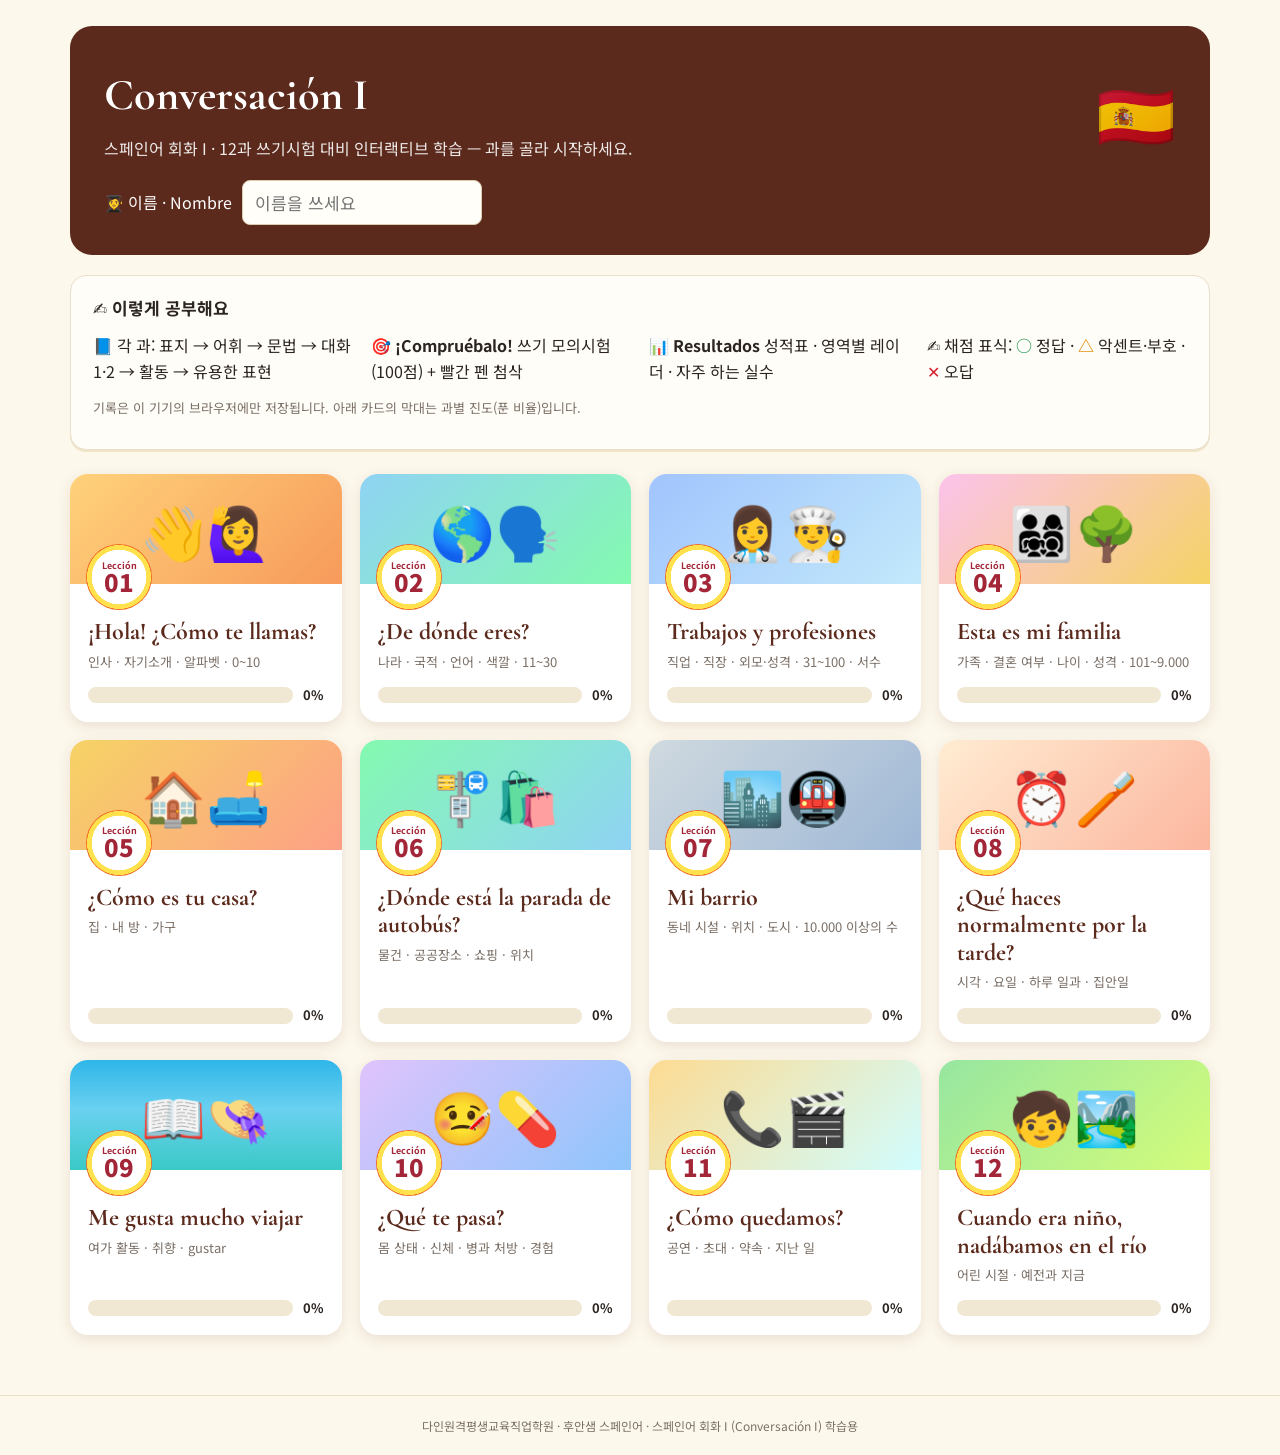
<file: index.html>
<!DOCTYPE html>
<html lang="ko">
<head>
<meta charset="utf-8">
<meta name="viewport" content="width=device-width, initial-scale=1">
<title>스페인어 회화 I — 쓰기시험 대비 인터랙티브 학습 (Lección 1–12)</title>
<meta name="description" content="스페인어 회화 I 교재 12과 전체를 위한 쓰기시험 대비 인터랙티브 학습 사이트">
<link rel="preconnect" href="https://fonts.googleapis.com">
<link rel="preconnect" href="https://fonts.gstatic.com" crossorigin>
<link href="https://fonts.googleapis.com/css2?family=Cormorant+Garamond:ital,wght@0,500;0,700;1,500&family=Noto+Sans+KR:wght@400;500;700;900&family=Gaegu:wght@700&display=swap" rel="stylesheet">
<link rel="stylesheet" href="common/style.css?v=1">
</head>
<body>
<div class="hub-wrap">
  <div class="hub-hero">
    <span class="st">🇪🇸</span>
    <h1>Conversación I</h1>
    <p>스페인어 회화 I · 12과 쓰기시험 대비 인터랙티브 학습 — 과를 골라 시작하세요.</p>
    <div class="hub-name"><label for="nm">👩‍🎓 이름 · Nombre</label><input id="nm" class="inp" placeholder="이름을 쓰세요"><span id="tot" class="small" style="color:#fbe7a1"></span></div>
  </div>
  <div class="card" style="margin-top:20px">
    <h3>✍️ 이렇게 공부해요</h3>
    <div class="legend">
      <div>📘 각 과: 표지 → 어휘 → 문법 → 대화 1·2 → 활동 → 유용한 표현</div>
      <div>🎯 <b>¡Compruébalo!</b> 쓰기 모의시험 (100점) + 빨간 펜 첨삭</div>
      <div>📊 <b>Resultados</b> 성적표 · 영역별 레이더 · 자주 하는 실수</div>
      <div>✍️ 채점 표식: <b style="color:#2e9d5b">○</b> 정답 · <b style="color:#e08a00">△</b> 악센트·부호 · <b style="color:#d6202f">✕</b> 오답</div>
    </div>
    <p class="small">기록은 이 기기의 브라우저에만 저장됩니다. 아래 카드의 막대는 과별 진도(푼 비율)입니다.</p>
  </div>
  <div id="grid" class="hub-grid"></div>
</div>
<footer class="foot">다인원격평생교육직업학원 · 후안샘 스페인어 · 스페인어 회화 I (Conversación I) 학습용</footer>
<script>
(function () {
  const L = [
    ['01', '¡Hola! ¿Cómo te llamas?', '👋🙋‍♀️', 'linear-gradient(135deg,#ffd27a,#f79a5b)', '인사 · 자기소개 · 알파벳 · 0~10'],
    ['02', '¿De dónde eres?', '🌎🗣️', 'linear-gradient(135deg,#8fd3f4,#84fab0)', '나라 · 국적 · 언어 · 색깔 · 11~30'],
    ['03', 'Trabajos y profesiones', '👩‍⚕️👨‍🍳', 'linear-gradient(135deg,#a1c4fd,#c2e9fb)', '직업 · 직장 · 외모·성격 · 31~100 · 서수'],
    ['04', 'Esta es mi familia', '👨‍👩‍👧‍👦🌳', 'linear-gradient(135deg,#fbc2eb,#f6d365)', '가족 · 결혼 여부 · 나이 · 성격 · 101~9.000'],
    ['05', '¿Cómo es tu casa?', '🏠🛋️', 'linear-gradient(135deg,#f6d365,#fda085)', '집 · 내 방 · 가구'],
    ['06', '¿Dónde está la parada de autobús?', '🚏🛍️', 'linear-gradient(135deg,#84fab0,#8fd3f4)', '물건 · 공공장소 · 쇼핑 · 위치'],
    ['07', 'Mi barrio', '🏙️🚇', 'linear-gradient(135deg,#cfd9df,#9fb8d6)', '동네 시설 · 위치 · 도시 · 10.000 이상의 수'],
    ['08', '¿Qué haces normalmente por la tarde?', '⏰🪥', 'linear-gradient(135deg,#ffecd2,#fcb69f)', '시각 · 요일 · 하루 일과 · 집안일'],
    ['09', 'Me gusta mucho viajar', '📖👒', 'linear-gradient(#2fb6e9,#6ad1f0 45%,#3ac9c6)', '여가 활동 · 취향 · gustar'],
    ['10', '¿Qué te pasa?', '🤒💊', 'linear-gradient(135deg,#e0c3fc,#8ec5fc)', '몸 상태 · 신체 · 병과 처방 · 경험'],
    ['11', '¿Cómo quedamos?', '📞🎬', 'linear-gradient(135deg,#fddb92,#d1fdff)', '공연 · 초대 · 약속 · 지난 일'],
    ['12', 'Cuando era niño, nadábamos en el río', '🧒🏞️', 'linear-gradient(135deg,#96e6a1,#d4fc79)', '어린 시절 · 예전과 지금']
  ];
  let sum = {}; try { sum = JSON.parse(localStorage.getItem('spa_con_sum') || '{}'); } catch (e) { }
  const nm = document.getElementById('nm');
  try { nm.value = localStorage.getItem('spa_con_name') || ''; } catch (e) { }
  nm.oninput = () => { try { localStorage.setItem('spa_con_name', nm.value); } catch (e) { } };
  let dn = 0, nn = 0;
  document.getElementById('grid').innerHTML = L.map(([n, t, e, bg, k]) => {
    const s = sum['L' + n];
    const pct = s && s.n ? Math.round(s.d / s.n * 100) : 0;
    if (s) { dn += s.d; nn += s.n; }
    return `<a class="lcard" href="L${n}/"><div class="lh" style="background:${bg}">${e}<div class="badge"><small>Lección</small>${n}</div></div>
      <div class="lbody"><h2>${t}</h2><p>${k}</p>
      <div class="lp"><div class="bar"><i style="width:${pct}%"></i></div><b>${pct}%</b>${s && s.e != null ? `<span title="최근 모의시험">🎯${s.e}</span>` : ''}</div></div></a>`;
  }).join('');
  if (nn) document.getElementById('tot').textContent = `· 지금까지 ${dn}문항을 풀었어요!`;
})();
</script>
</body>
</html>
</file>
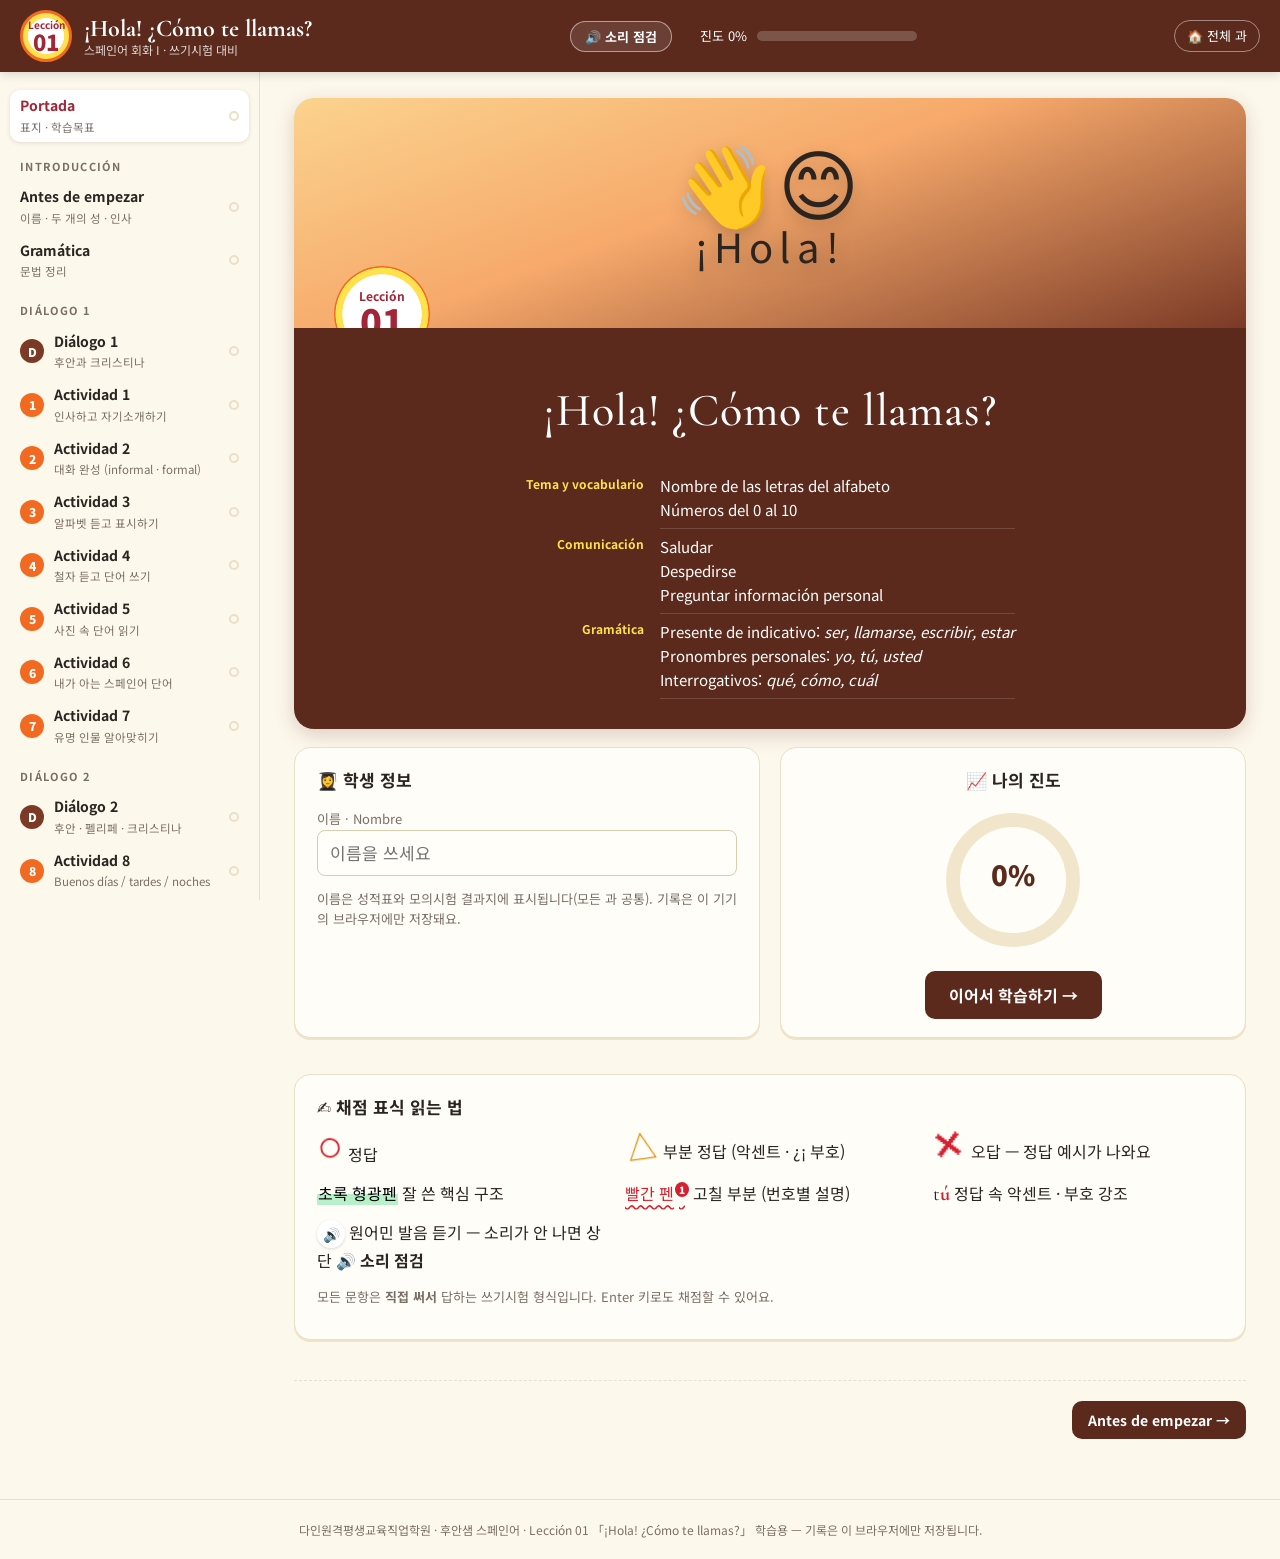
<file: L01/index.html>
<!DOCTYPE html>
<html lang="ko">
<head>
<meta charset="utf-8">
<meta name="viewport" content="width=device-width, initial-scale=1">
<title>Lección 01 · ¡Hola! ¿Cómo te llamas? — 스페인어 회화 I</title>
<link rel="preconnect" href="https://fonts.googleapis.com">
<link rel="preconnect" href="https://fonts.gstatic.com" crossorigin>
<link href="https://fonts.googleapis.com/css2?family=Cormorant+Garamond:ital,wght@0,500;0,700;1,500&family=Noto+Sans+KR:wght@400;500;700;900&family=Gaegu:wght@700&display=swap" rel="stylesheet">
<link rel="stylesheet" href="../common/style.css?v=1">
<link rel="stylesheet" href="lesson.css?v=1">
</head>
<body>
<script src="../common/engine.js?v=2"></script>
<script src="lesson.js?v=1"></script>
</body>
</html>
</file>
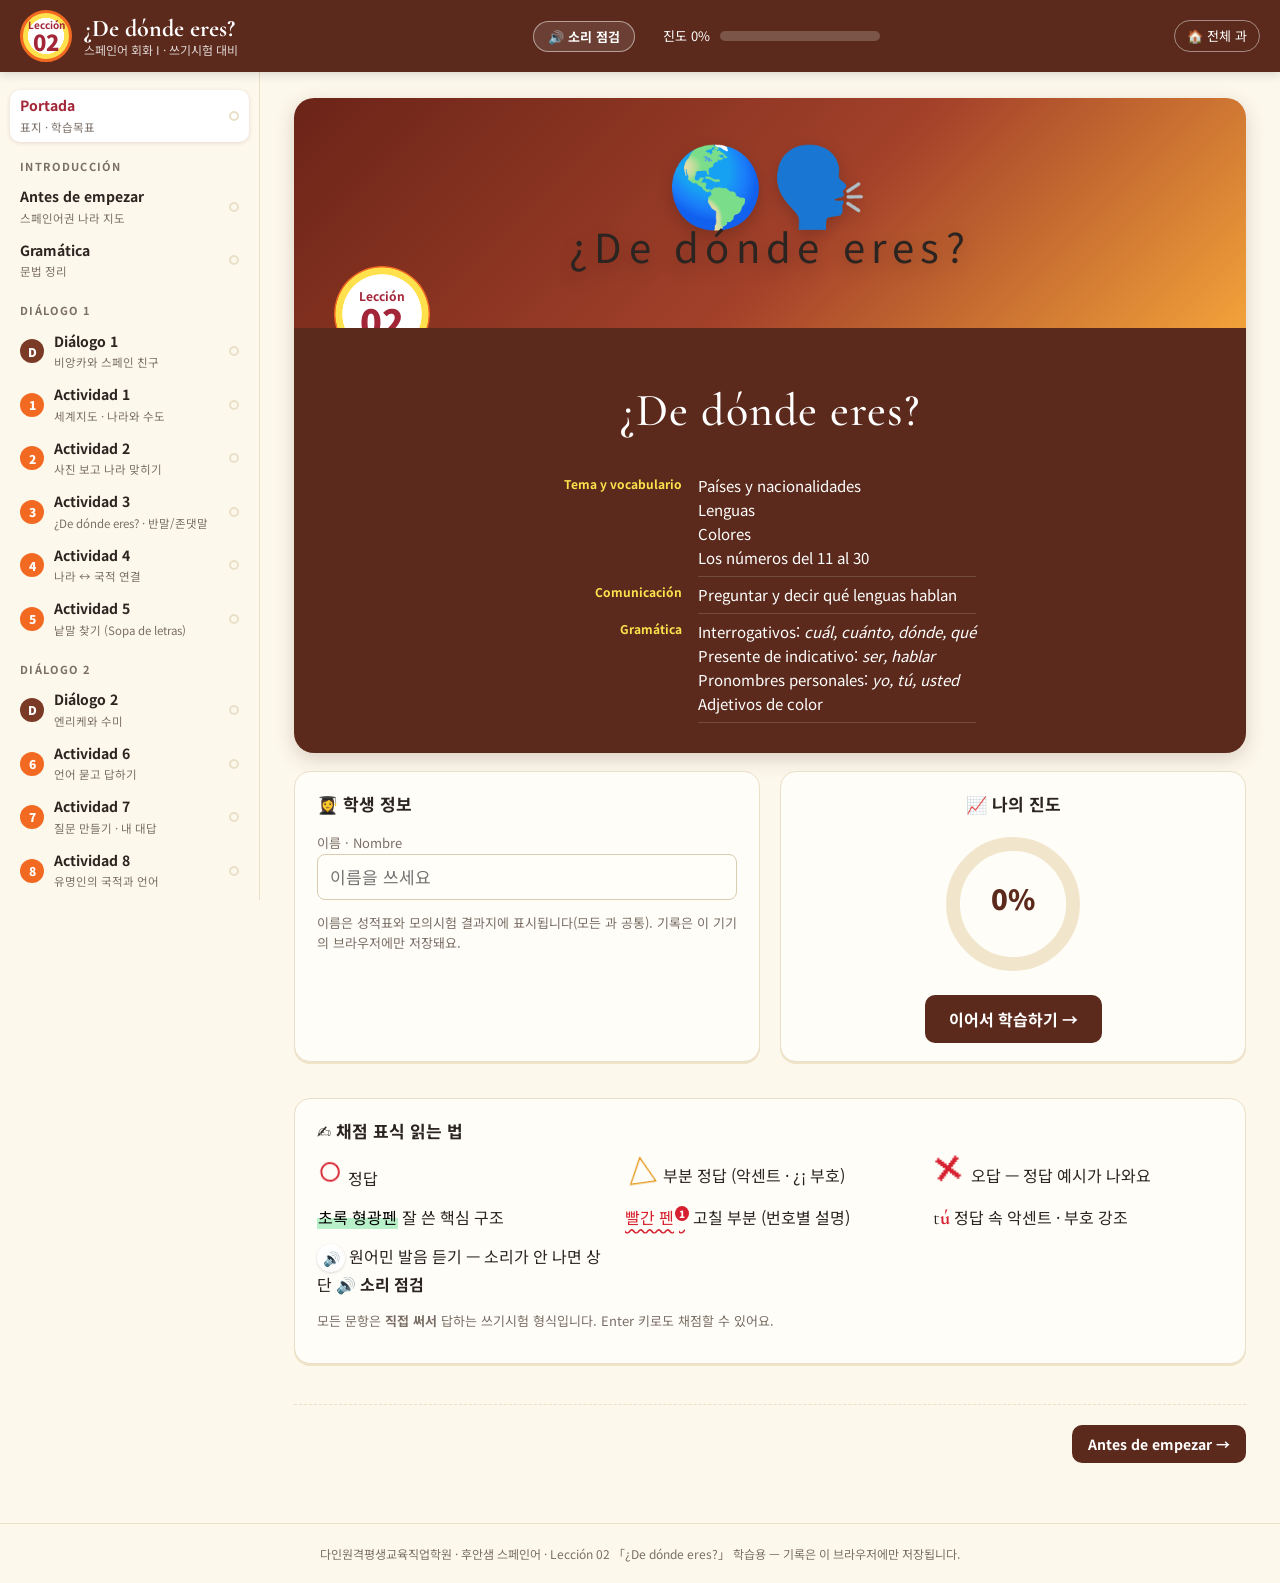
<file: L02/index.html>
<!DOCTYPE html>
<html lang="ko">
<head>
<meta charset="utf-8">
<meta name="viewport" content="width=device-width, initial-scale=1">
<title>Lección 02 · ¿De dónde eres? — 스페인어 회화 I</title>
<link rel="preconnect" href="https://fonts.googleapis.com">
<link rel="preconnect" href="https://fonts.gstatic.com" crossorigin>
<link href="https://fonts.googleapis.com/css2?family=Cormorant+Garamond:ital,wght@0,500;0,700;1,500&family=Noto+Sans+KR:wght@400;500;700;900&family=Gaegu:wght@700&display=swap" rel="stylesheet">
<link rel="stylesheet" href="../common/style.css?v=1">
<link rel="stylesheet" href="lesson.css?v=1">
</head>
<body>
<script src="../common/engine.js?v=2"></script>
<script src="map.js?v=1"></script>
<script src="lesson.js?v=1"></script>
</body>
</html>
</file>
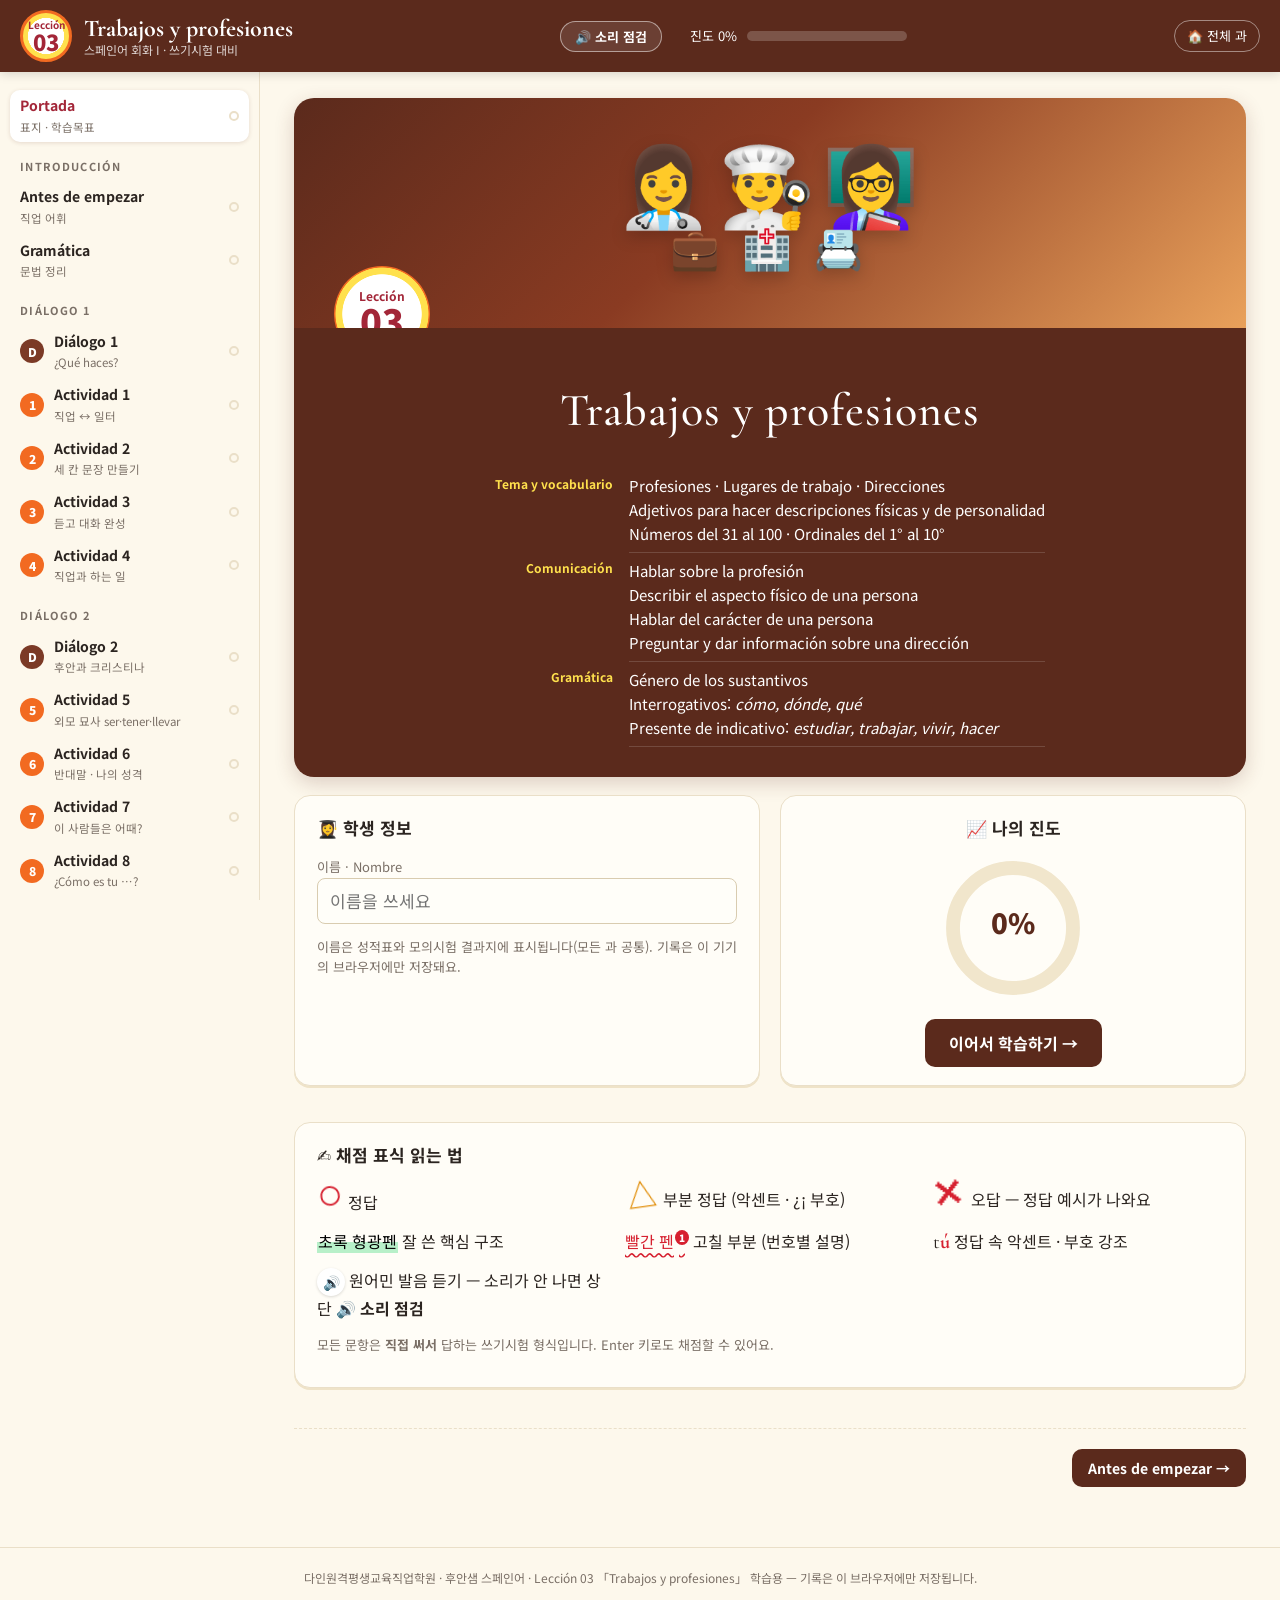
<file: L03/index.html>
<!DOCTYPE html>
<html lang="ko">
<head>
<meta charset="utf-8">
<meta name="viewport" content="width=device-width, initial-scale=1">
<title>Lección 03 · Trabajos y profesiones — 스페인어 회화 I</title>
<link rel="preconnect" href="https://fonts.googleapis.com">
<link rel="preconnect" href="https://fonts.gstatic.com" crossorigin>
<link href="https://fonts.googleapis.com/css2?family=Cormorant+Garamond:ital,wght@0,500;0,700;1,500&family=Noto+Sans+KR:wght@400;500;700;900&family=Gaegu:wght@700&display=swap" rel="stylesheet">
<link rel="stylesheet" href="../common/style.css?v=1">
<link rel="stylesheet" href="lesson.css?v=1">
</head>
<body>
<script src="../common/engine.js?v=2"></script>
<script src="lesson.js?v=1"></script>
</body>
</html>
</file>
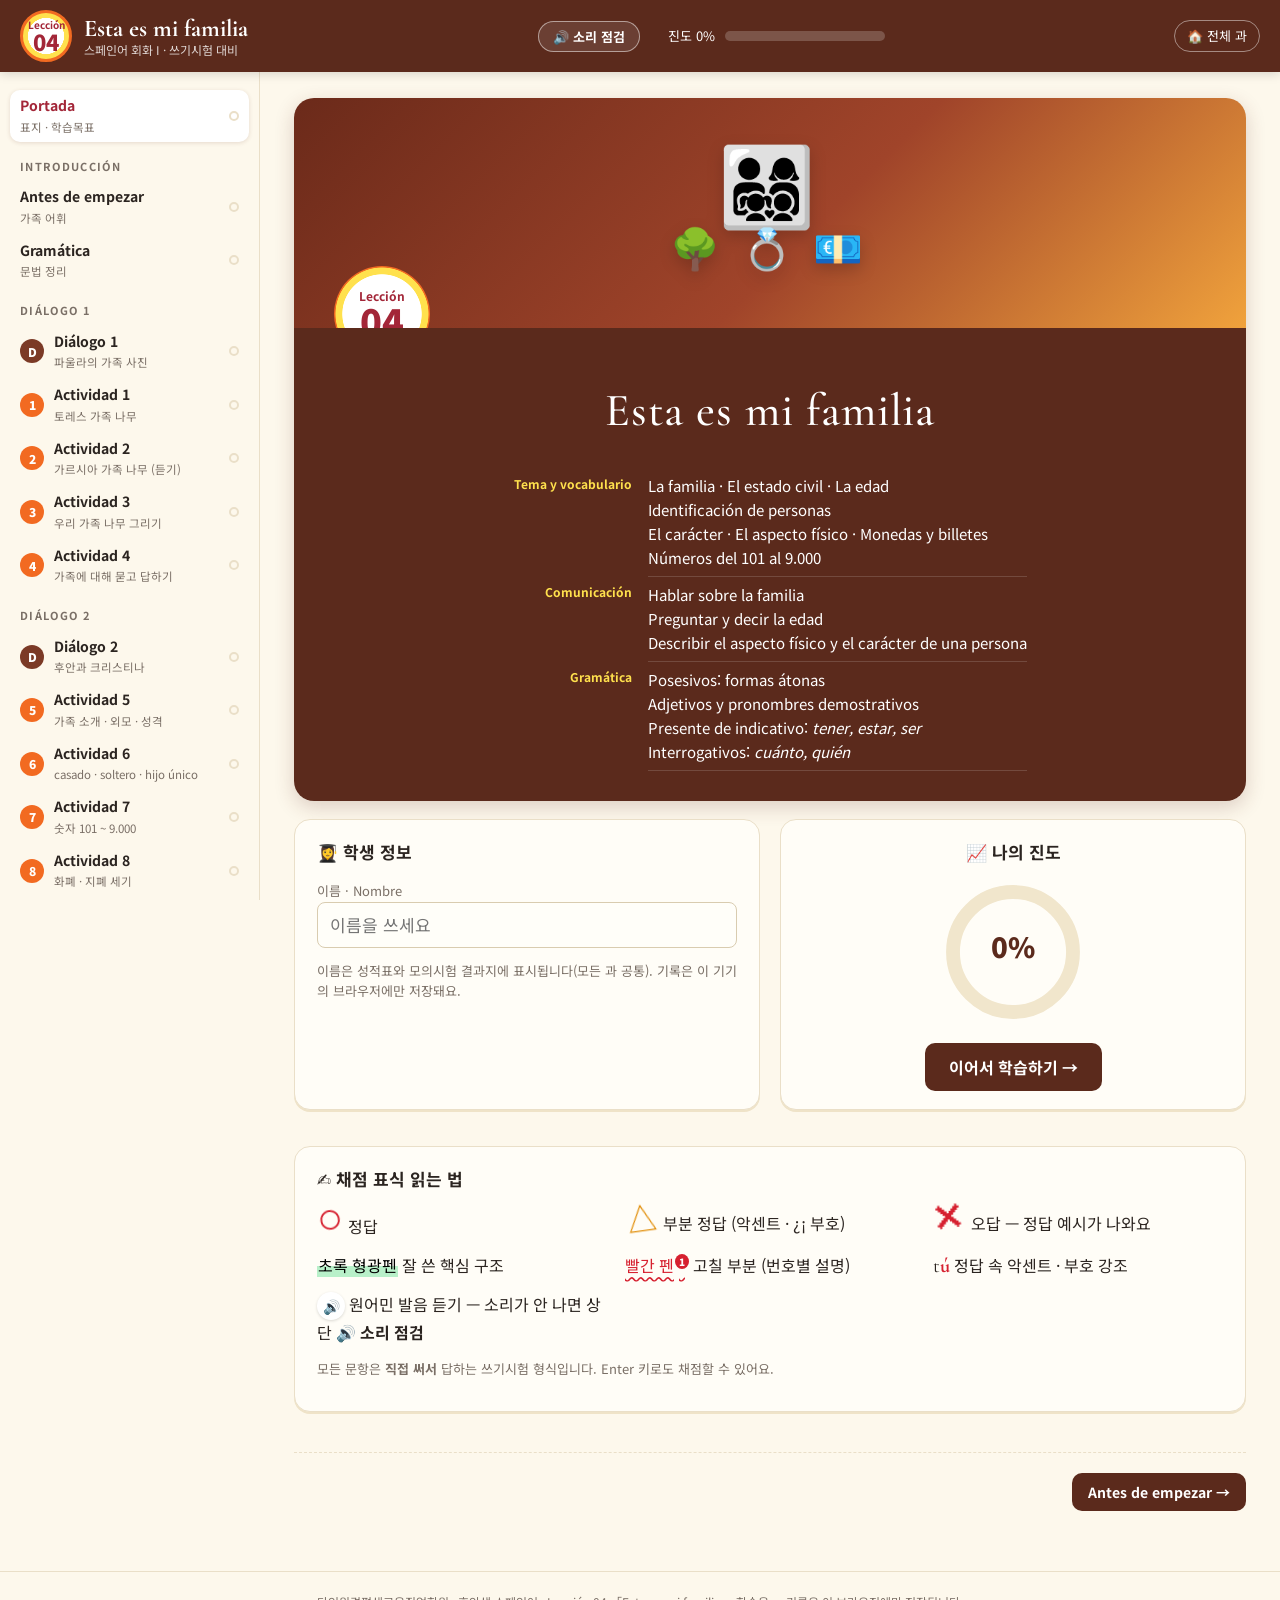
<file: L04/index.html>
<!DOCTYPE html>
<html lang="ko">
<head>
<meta charset="utf-8">
<meta name="viewport" content="width=device-width, initial-scale=1">
<title>Lección 04 · Esta es mi familia — 스페인어 회화 I</title>
<link rel="preconnect" href="https://fonts.googleapis.com">
<link rel="preconnect" href="https://fonts.gstatic.com" crossorigin>
<link href="https://fonts.googleapis.com/css2?family=Cormorant+Garamond:ital,wght@0,500;0,700;1,500&family=Noto+Sans+KR:wght@400;500;700;900&family=Gaegu:wght@700&display=swap" rel="stylesheet">
<link rel="stylesheet" href="../common/style.css?v=1">
<link rel="stylesheet" href="lesson.css?v=1">
</head>
<body>
<script src="../common/engine.js?v=2"></script>
<script src="lesson.js?v=1"></script>
</body>
</html>
</file>
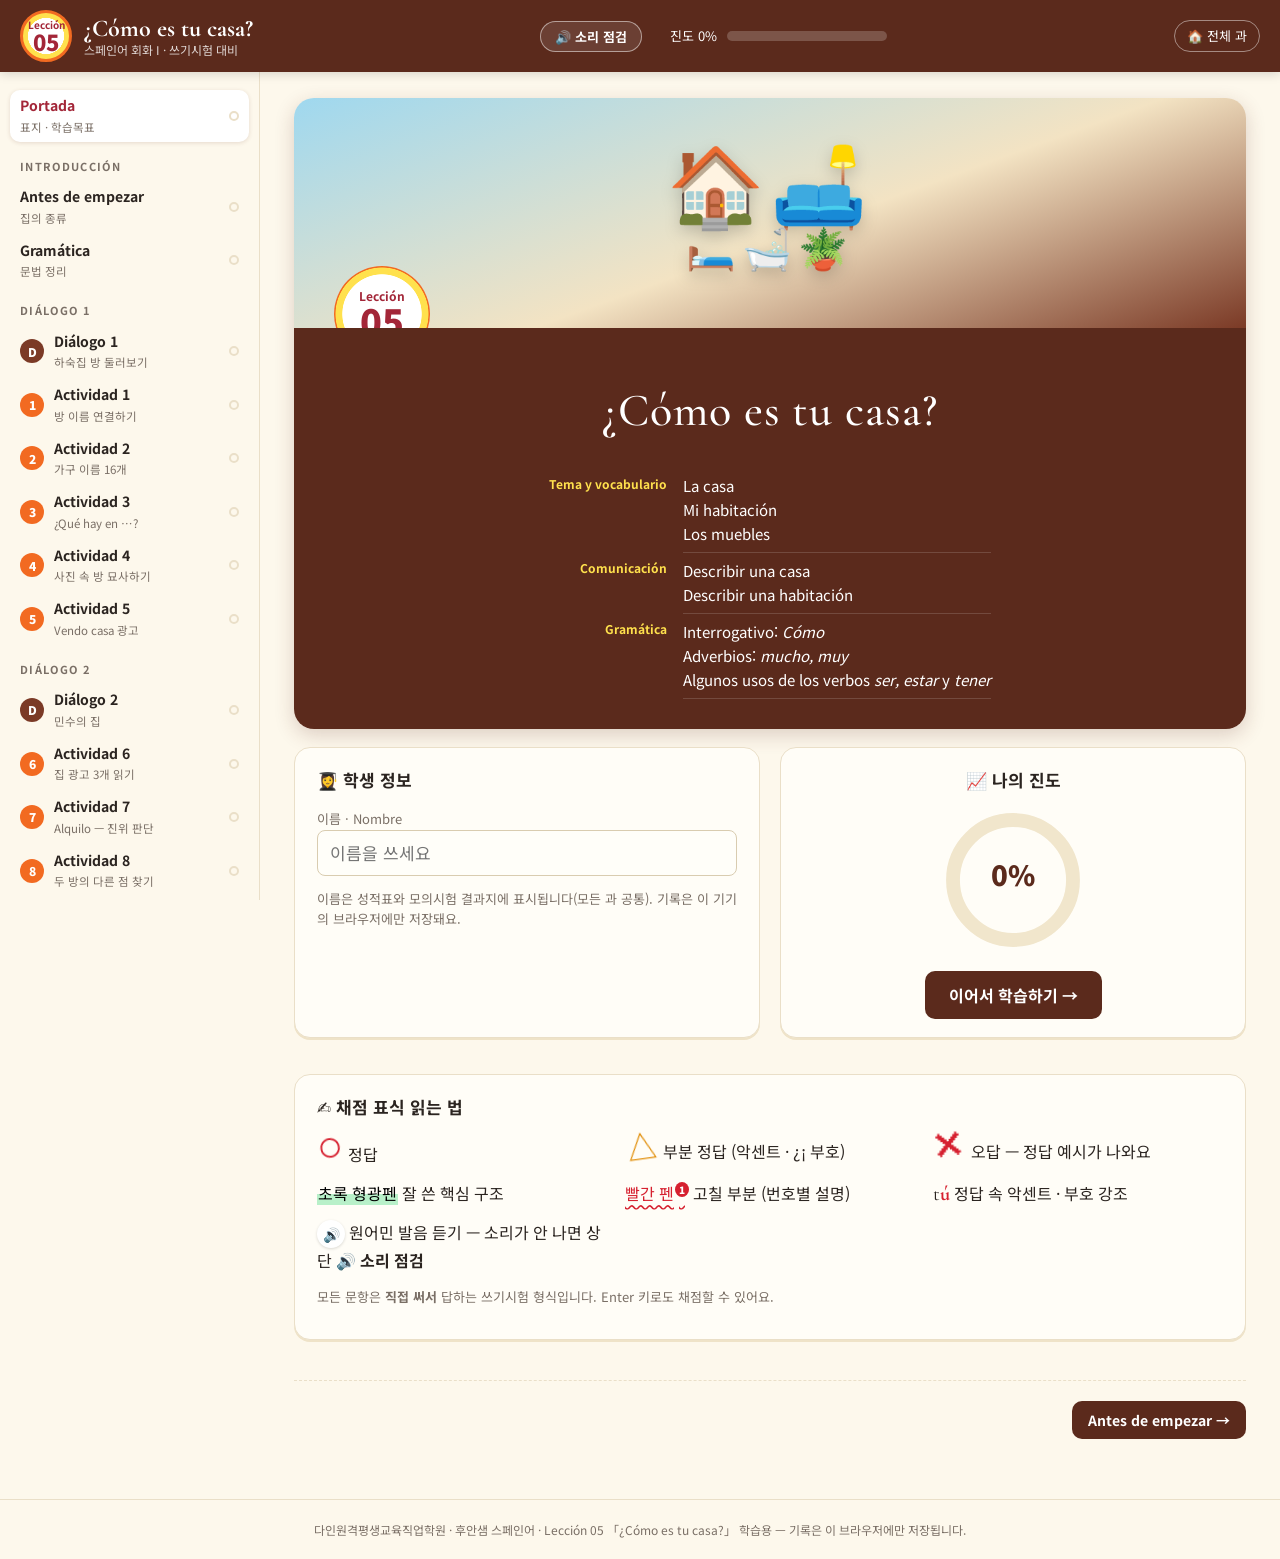
<file: L05/index.html>
<!DOCTYPE html>
<html lang="ko">
<head>
<meta charset="utf-8">
<meta name="viewport" content="width=device-width, initial-scale=1">
<title>Lección 05 · ¿Cómo es tu casa? — 스페인어 회화 I</title>
<link rel="preconnect" href="https://fonts.googleapis.com">
<link rel="preconnect" href="https://fonts.gstatic.com" crossorigin>
<link href="https://fonts.googleapis.com/css2?family=Cormorant+Garamond:ital,wght@0,500;0,700;1,500&family=Noto+Sans+KR:wght@400;500;700;900&family=Gaegu:wght@700&display=swap" rel="stylesheet">
<link rel="stylesheet" href="../common/style.css?v=1">
<link rel="stylesheet" href="lesson.css?v=1">
</head>
<body>
<script src="../common/engine.js?v=2"></script>
<script src="lesson.js?v=1"></script>
</body>
</html>
</file>
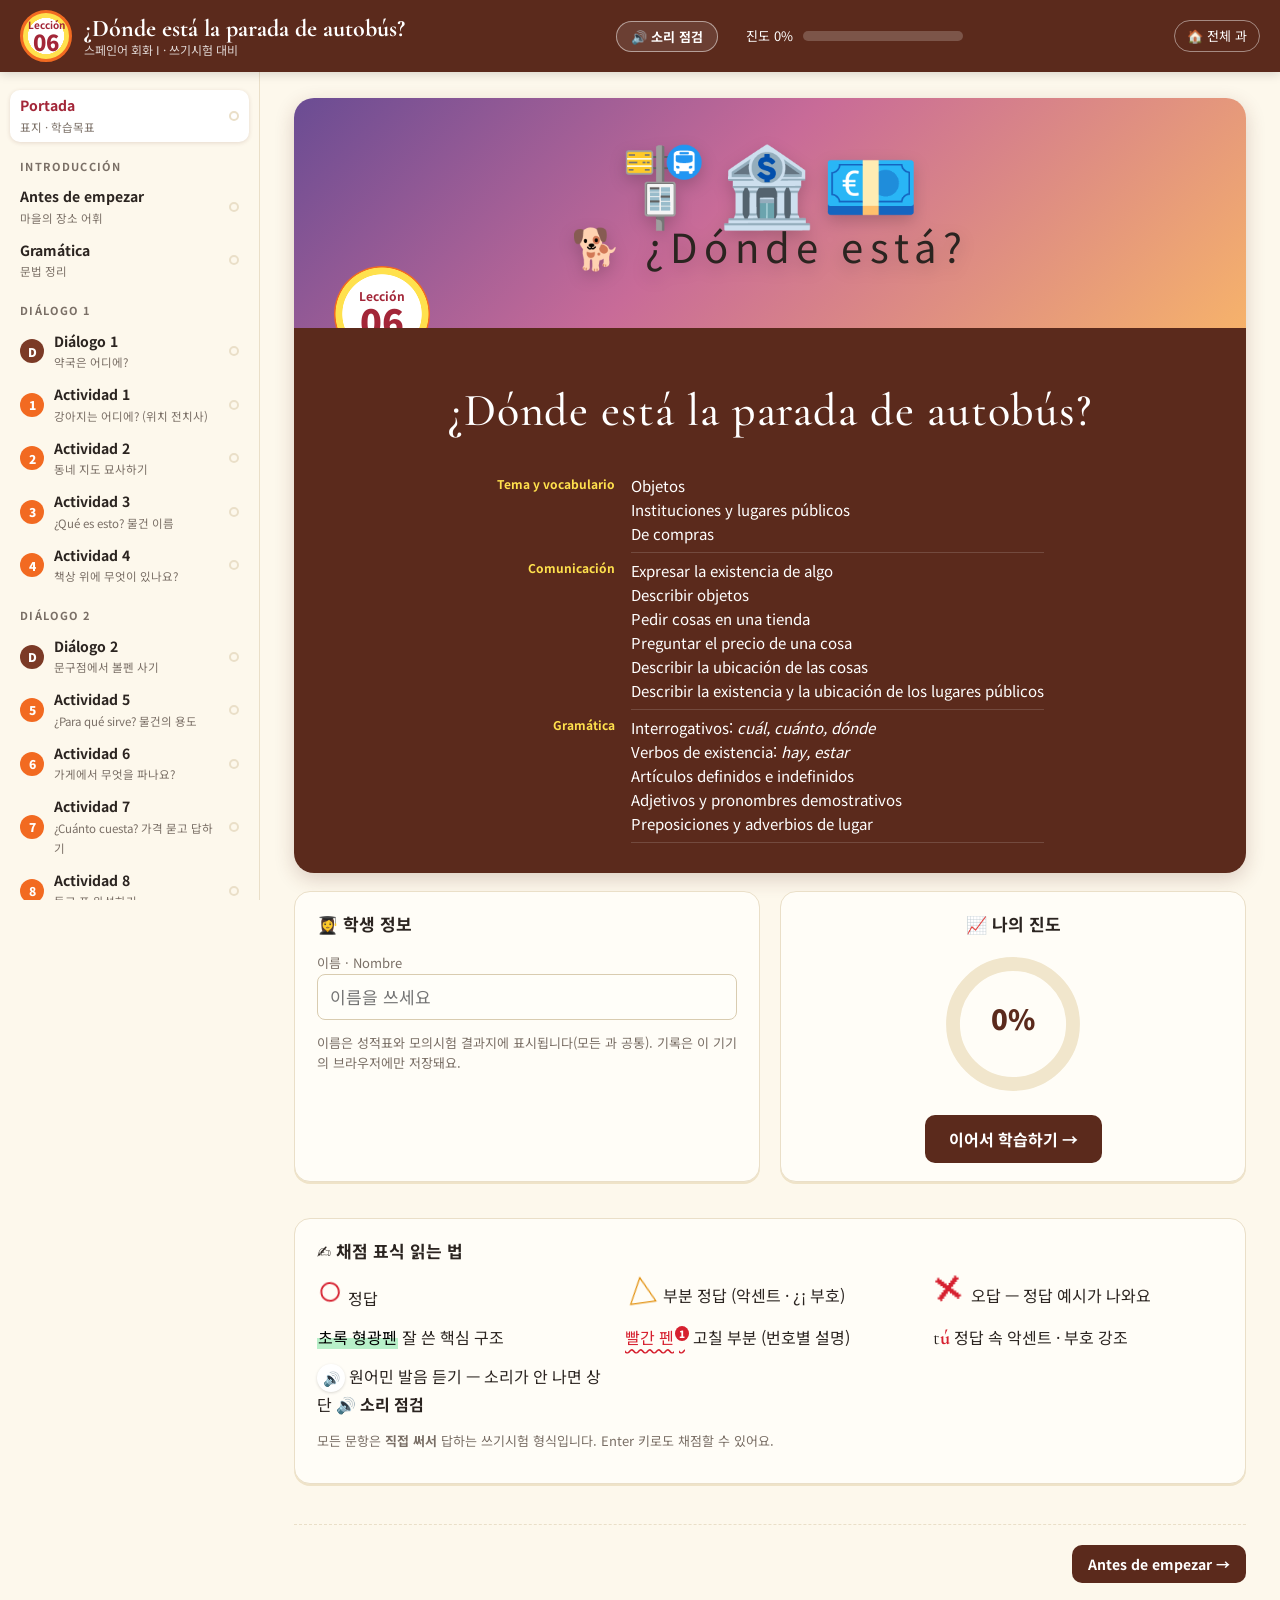
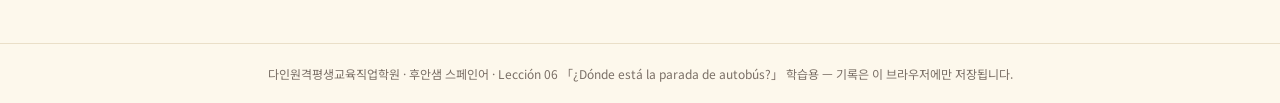
<file: L06/index.html>
<!DOCTYPE html>
<html lang="ko">
<head>
<meta charset="utf-8">
<meta name="viewport" content="width=device-width, initial-scale=1">
<title>Lección 06 · ¿Dónde está la parada de autobús? — 스페인어 회화 I</title>
<link rel="preconnect" href="https://fonts.googleapis.com">
<link rel="preconnect" href="https://fonts.gstatic.com" crossorigin>
<link href="https://fonts.googleapis.com/css2?family=Cormorant+Garamond:ital,wght@0,500;0,700;1,500&family=Noto+Sans+KR:wght@400;500;700;900&family=Gaegu:wght@700&display=swap" rel="stylesheet">
<link rel="stylesheet" href="../common/style.css?v=1">
<link rel="stylesheet" href="lesson.css?v=1">
</head>
<body>
<script src="../common/engine.js?v=2"></script>
<script src="lesson.js?v=1"></script>
</body>
</html>
</file>
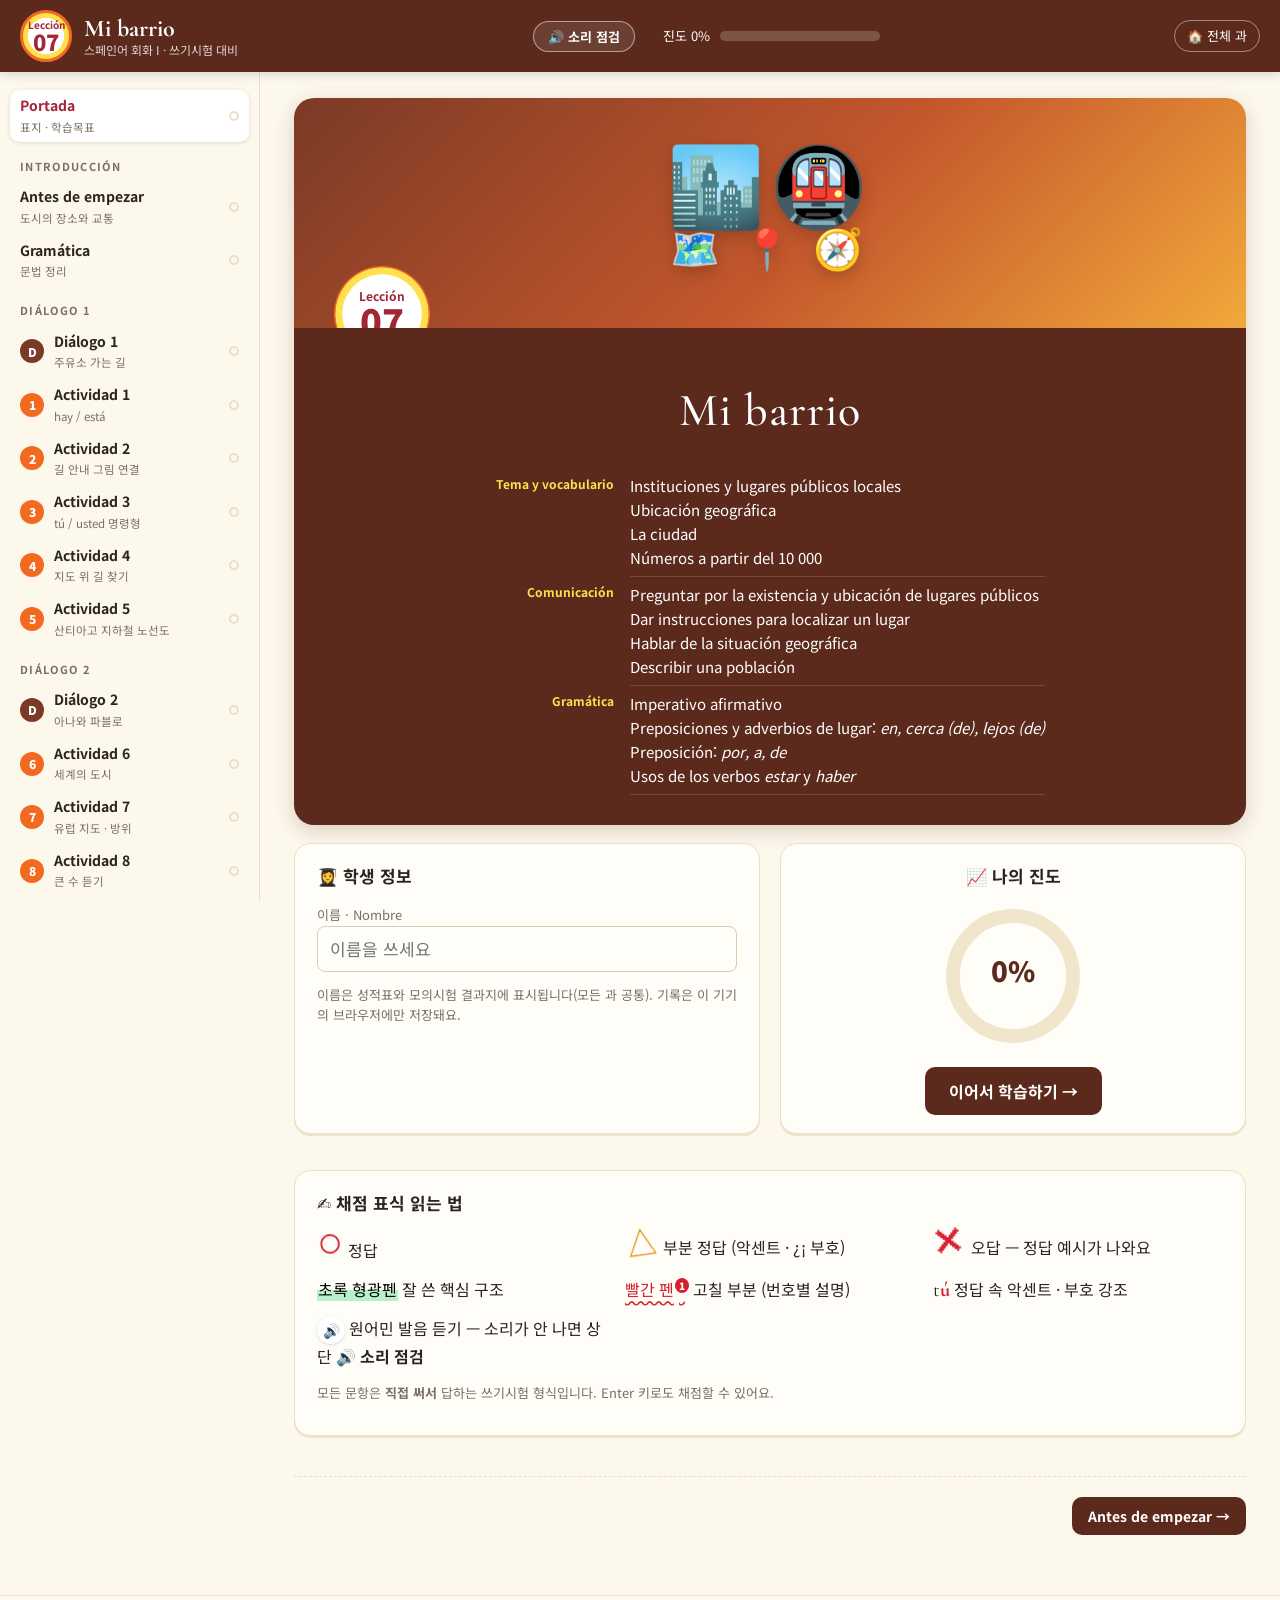
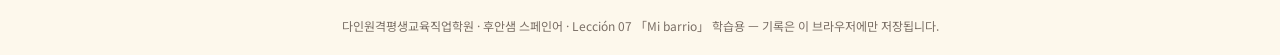
<file: L07/index.html>
<!DOCTYPE html>
<html lang="ko">
<head>
<meta charset="utf-8">
<meta name="viewport" content="width=device-width, initial-scale=1">
<title>Lección 07 · Mi barrio — 스페인어 회화 I</title>
<link rel="preconnect" href="https://fonts.googleapis.com">
<link rel="preconnect" href="https://fonts.gstatic.com" crossorigin>
<link href="https://fonts.googleapis.com/css2?family=Cormorant+Garamond:ital,wght@0,500;0,700;1,500&family=Noto+Sans+KR:wght@400;500;700;900&family=Gaegu:wght@700&display=swap" rel="stylesheet">
<link rel="stylesheet" href="../common/style.css?v=1">
<link rel="stylesheet" href="lesson.css?v=1">
</head>
<body>
<script src="../common/engine.js?v=2"></script>
<script src="lesson.js?v=1"></script>
</body>
</html>
</file>
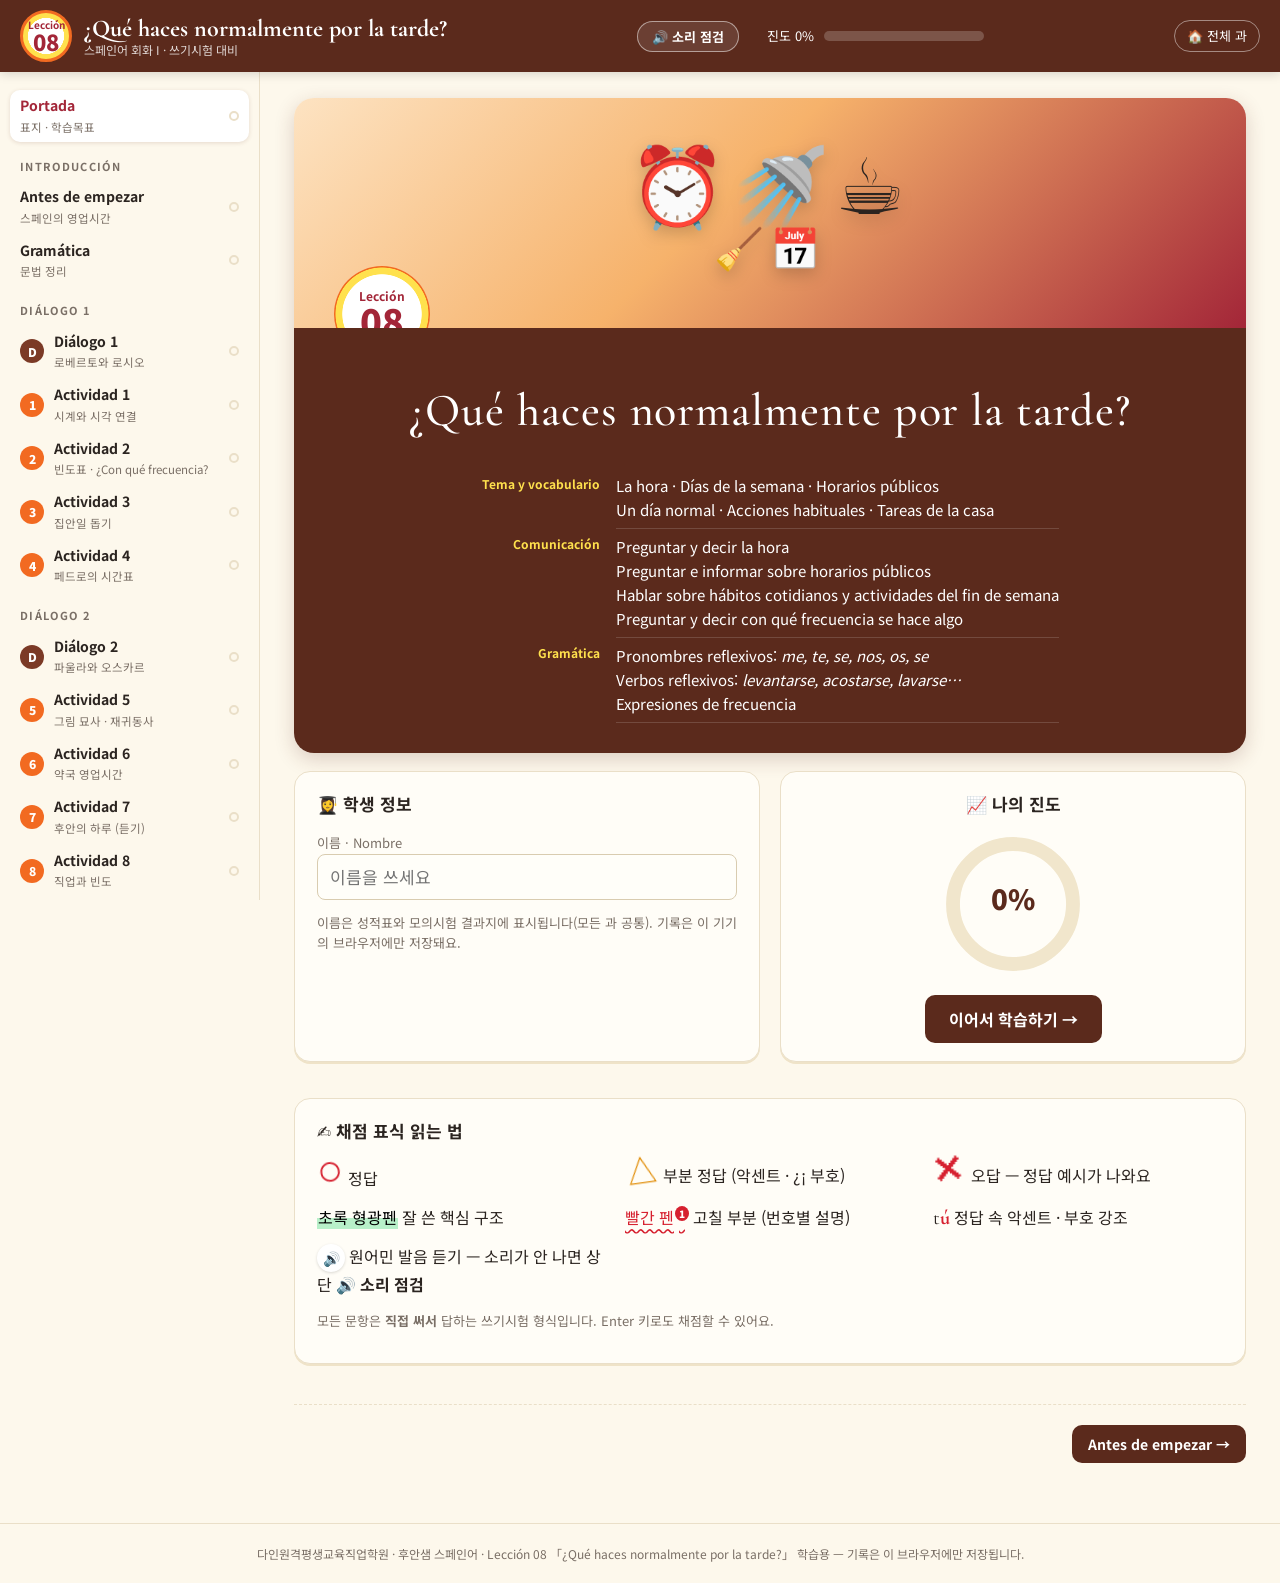
<file: L08/index.html>
<!DOCTYPE html>
<html lang="ko">
<head>
<meta charset="utf-8">
<meta name="viewport" content="width=device-width, initial-scale=1">
<title>Lección 08 · ¿Qué haces normalmente por la tarde? — 스페인어 회화 I</title>
<link rel="preconnect" href="https://fonts.googleapis.com">
<link rel="preconnect" href="https://fonts.gstatic.com" crossorigin>
<link href="https://fonts.googleapis.com/css2?family=Cormorant+Garamond:ital,wght@0,500;0,700;1,500&family=Noto+Sans+KR:wght@400;500;700;900&family=Gaegu:wght@700&display=swap" rel="stylesheet">
<link rel="stylesheet" href="../common/style.css?v=1">
<link rel="stylesheet" href="lesson.css?v=1">
</head>
<body>
<script src="../common/engine.js?v=2"></script>
<script src="lesson.js?v=1"></script>
</body>
</html>
</file>
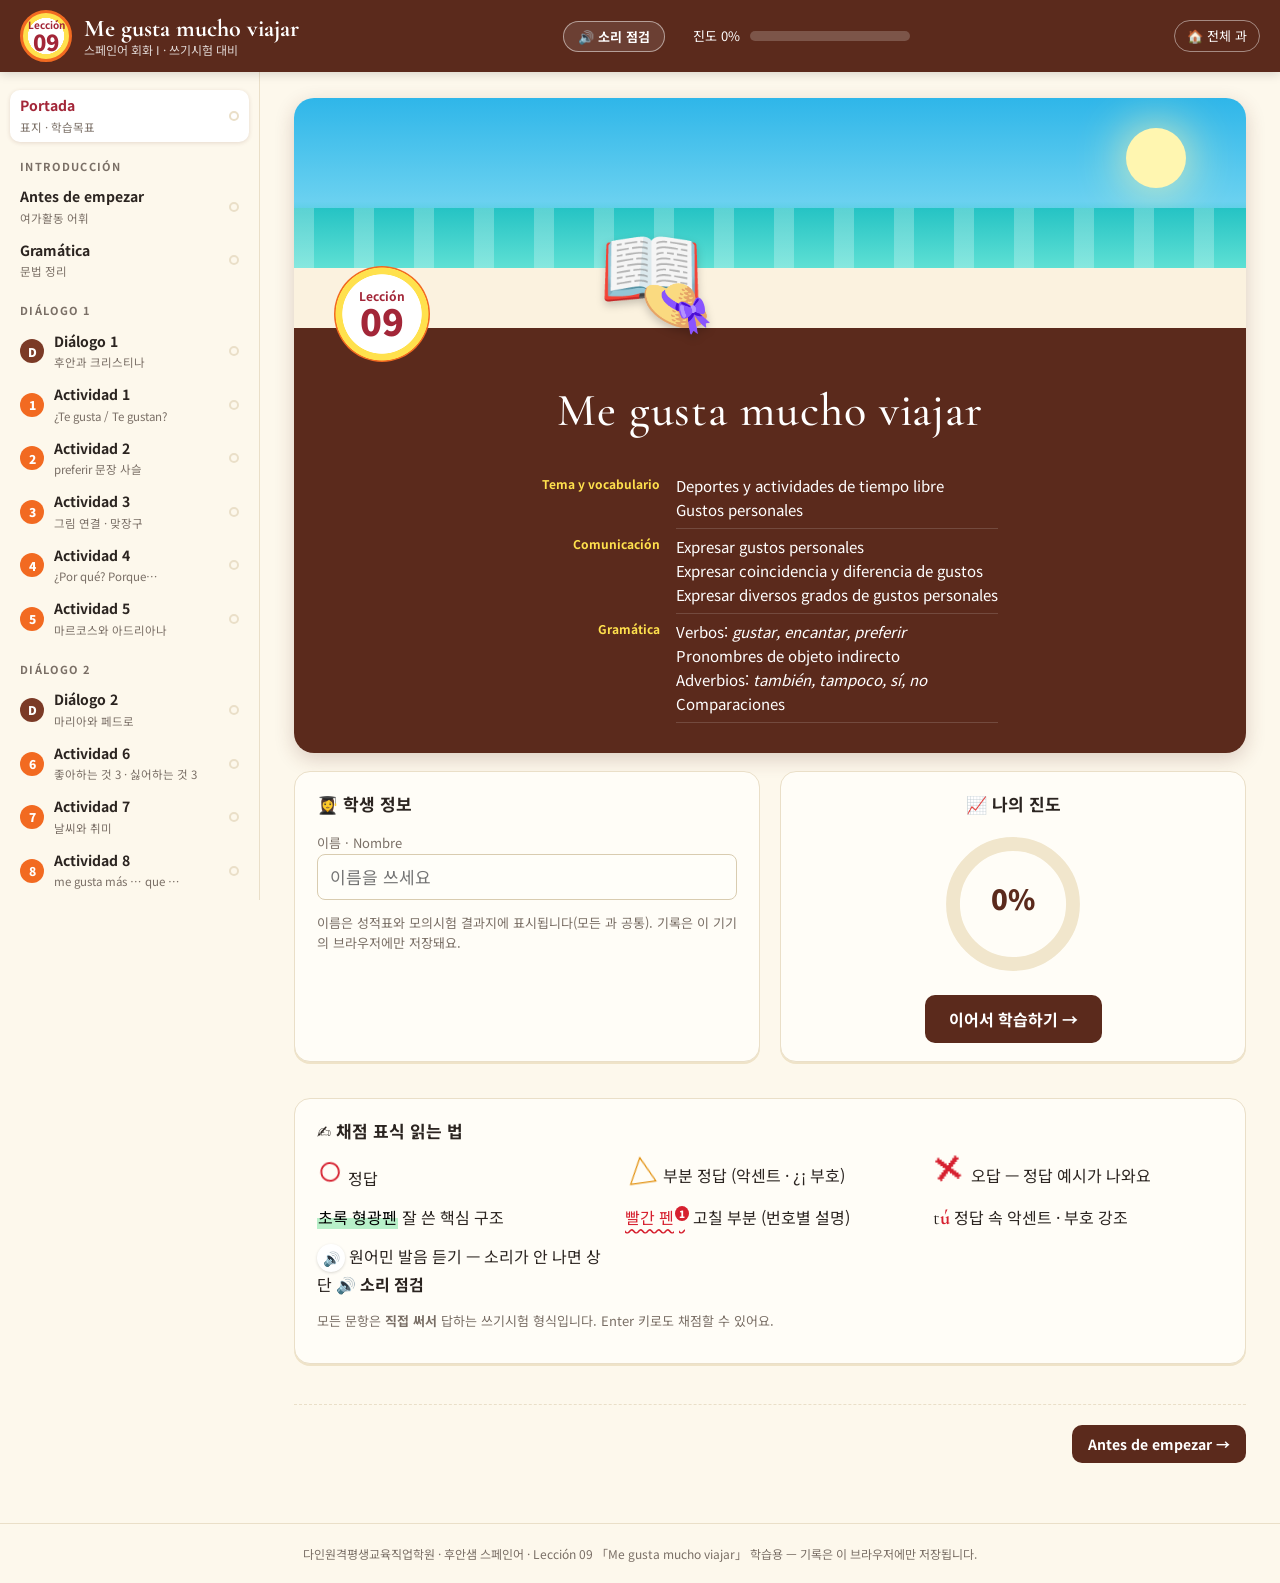
<file: L09/index.html>
<!DOCTYPE html>
<html lang="ko">
<head>
<meta charset="utf-8">
<meta name="viewport" content="width=device-width, initial-scale=1">
<title>Lección 09 · Me gusta mucho viajar — 스페인어 회화 I</title>
<link rel="preconnect" href="https://fonts.googleapis.com">
<link rel="preconnect" href="https://fonts.gstatic.com" crossorigin>
<link href="https://fonts.googleapis.com/css2?family=Cormorant+Garamond:ital,wght@0,500;0,700;1,500&family=Noto+Sans+KR:wght@400;500;700;900&family=Gaegu:wght@700&display=swap" rel="stylesheet">
<link rel="stylesheet" href="../common/style.css?v=1">
</head>
<body>
<script src="../common/engine.js?v=2"></script>
<script src="lesson.js?v=1"></script>
</body>
</html>
</file>
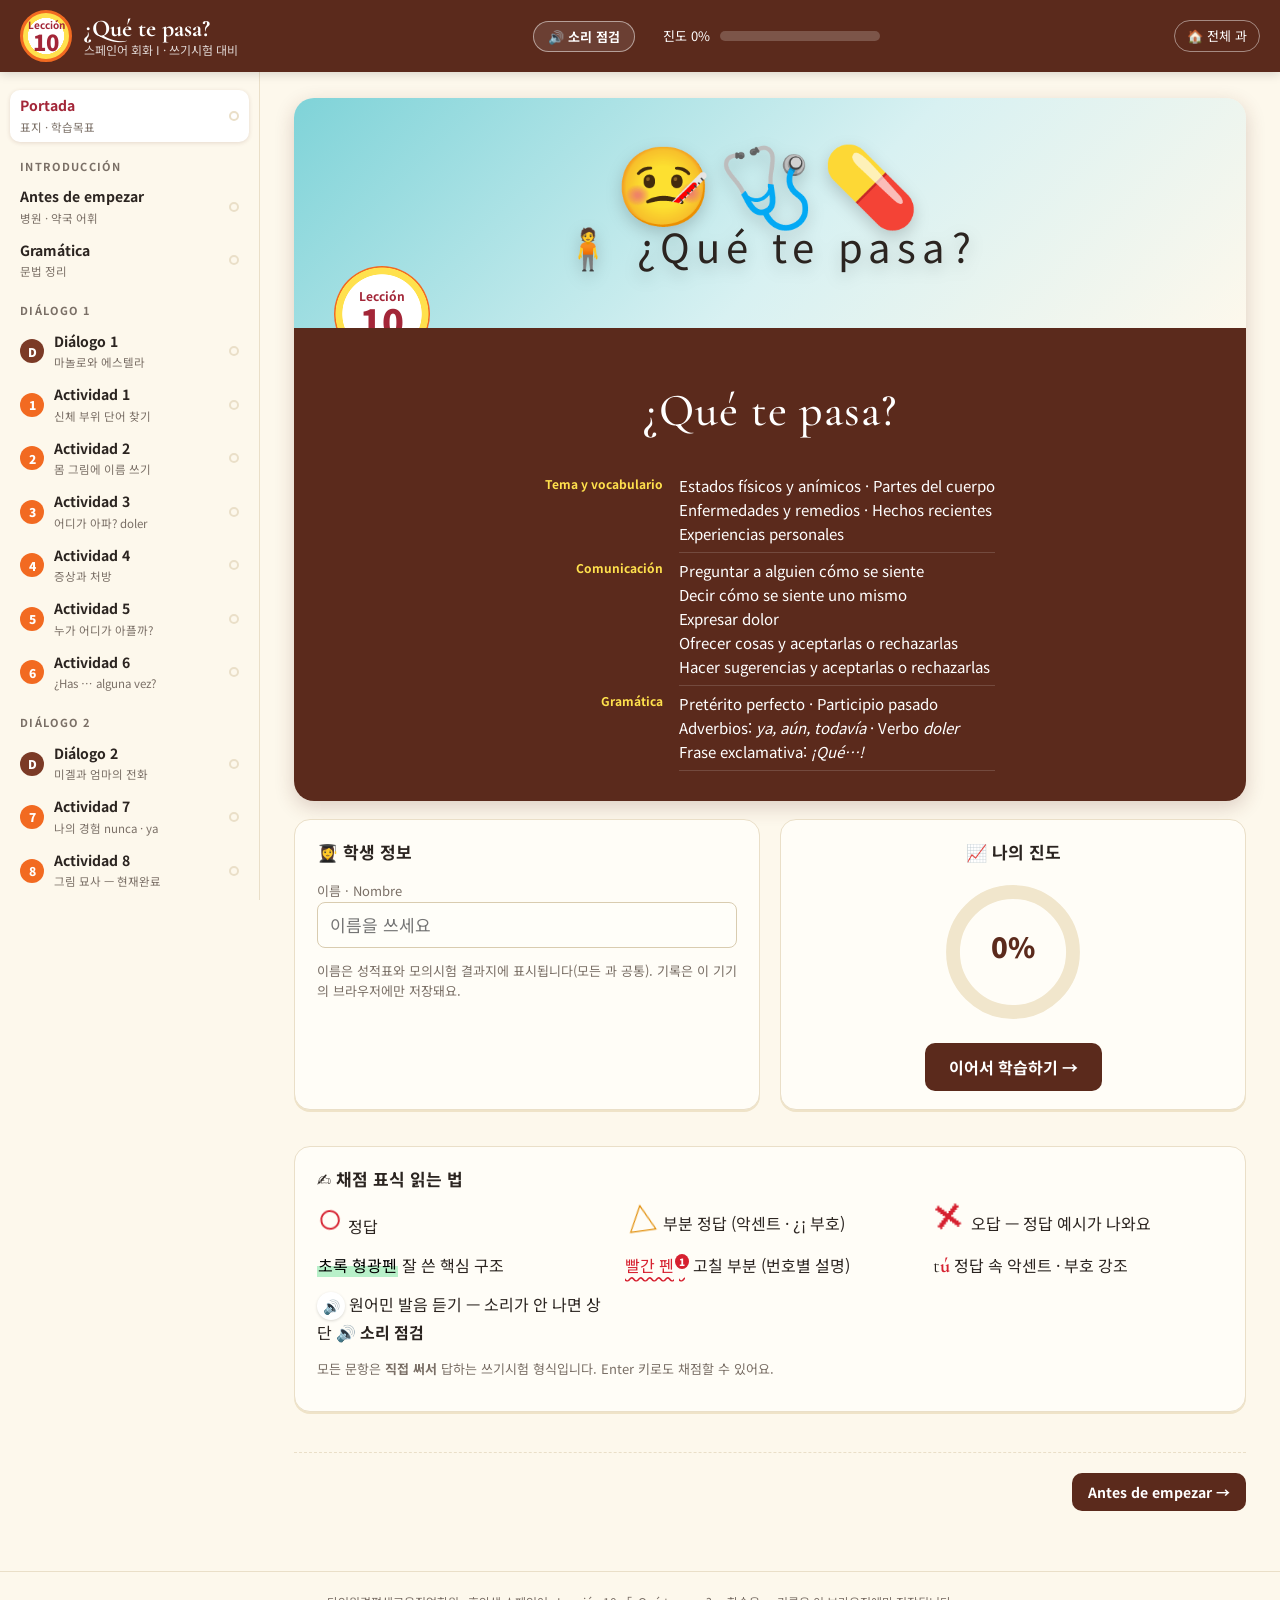
<file: L10/index.html>
<!DOCTYPE html>
<html lang="ko">
<head>
<meta charset="utf-8">
<meta name="viewport" content="width=device-width, initial-scale=1">
<title>Lección 10 · ¿Qué te pasa? — 스페인어 회화 I</title>
<link rel="preconnect" href="https://fonts.googleapis.com">
<link rel="preconnect" href="https://fonts.gstatic.com" crossorigin>
<link href="https://fonts.googleapis.com/css2?family=Cormorant+Garamond:ital,wght@0,500;0,700;1,500&family=Noto+Sans+KR:wght@400;500;700;900&family=Gaegu:wght@700&display=swap" rel="stylesheet">
<link rel="stylesheet" href="../common/style.css?v=1">
<link rel="stylesheet" href="lesson.css?v=1">
</head>
<body>
<script src="../common/engine.js?v=2"></script>
<script src="lesson.js?v=1"></script>
</body>
</html>
</file>
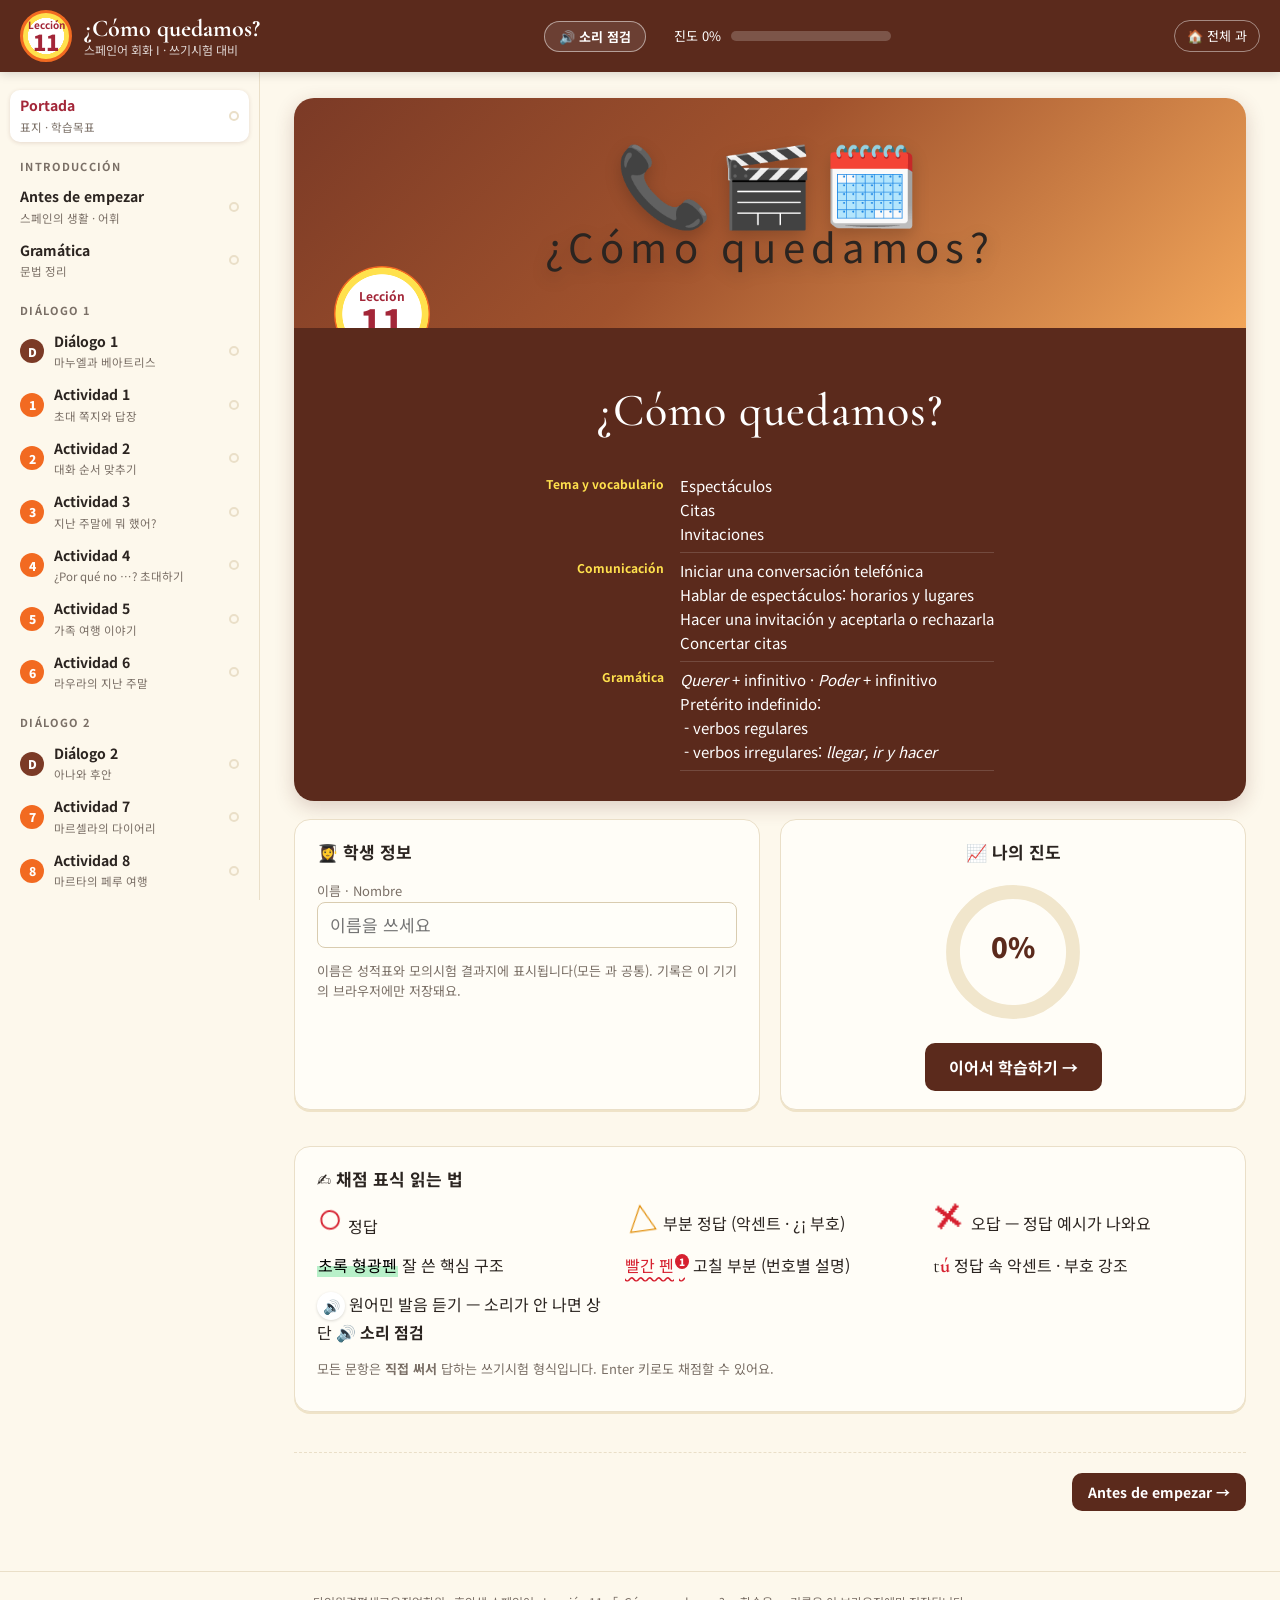
<file: L11/index.html>
<!DOCTYPE html>
<html lang="ko">
<head>
<meta charset="utf-8">
<meta name="viewport" content="width=device-width, initial-scale=1">
<title>Lección 11 · ¿Cómo quedamos? — 스페인어 회화 I</title>
<link rel="preconnect" href="https://fonts.googleapis.com">
<link rel="preconnect" href="https://fonts.gstatic.com" crossorigin>
<link href="https://fonts.googleapis.com/css2?family=Cormorant+Garamond:ital,wght@0,500;0,700;1,500&family=Noto+Sans+KR:wght@400;500;700;900&family=Gaegu:wght@700&display=swap" rel="stylesheet">
<link rel="stylesheet" href="../common/style.css?v=1">
<link rel="stylesheet" href="lesson.css?v=1">
</head>
<body>
<script src="../common/engine.js?v=2"></script>
<script src="lesson.js?v=1"></script>
</body>
</html>
</file>
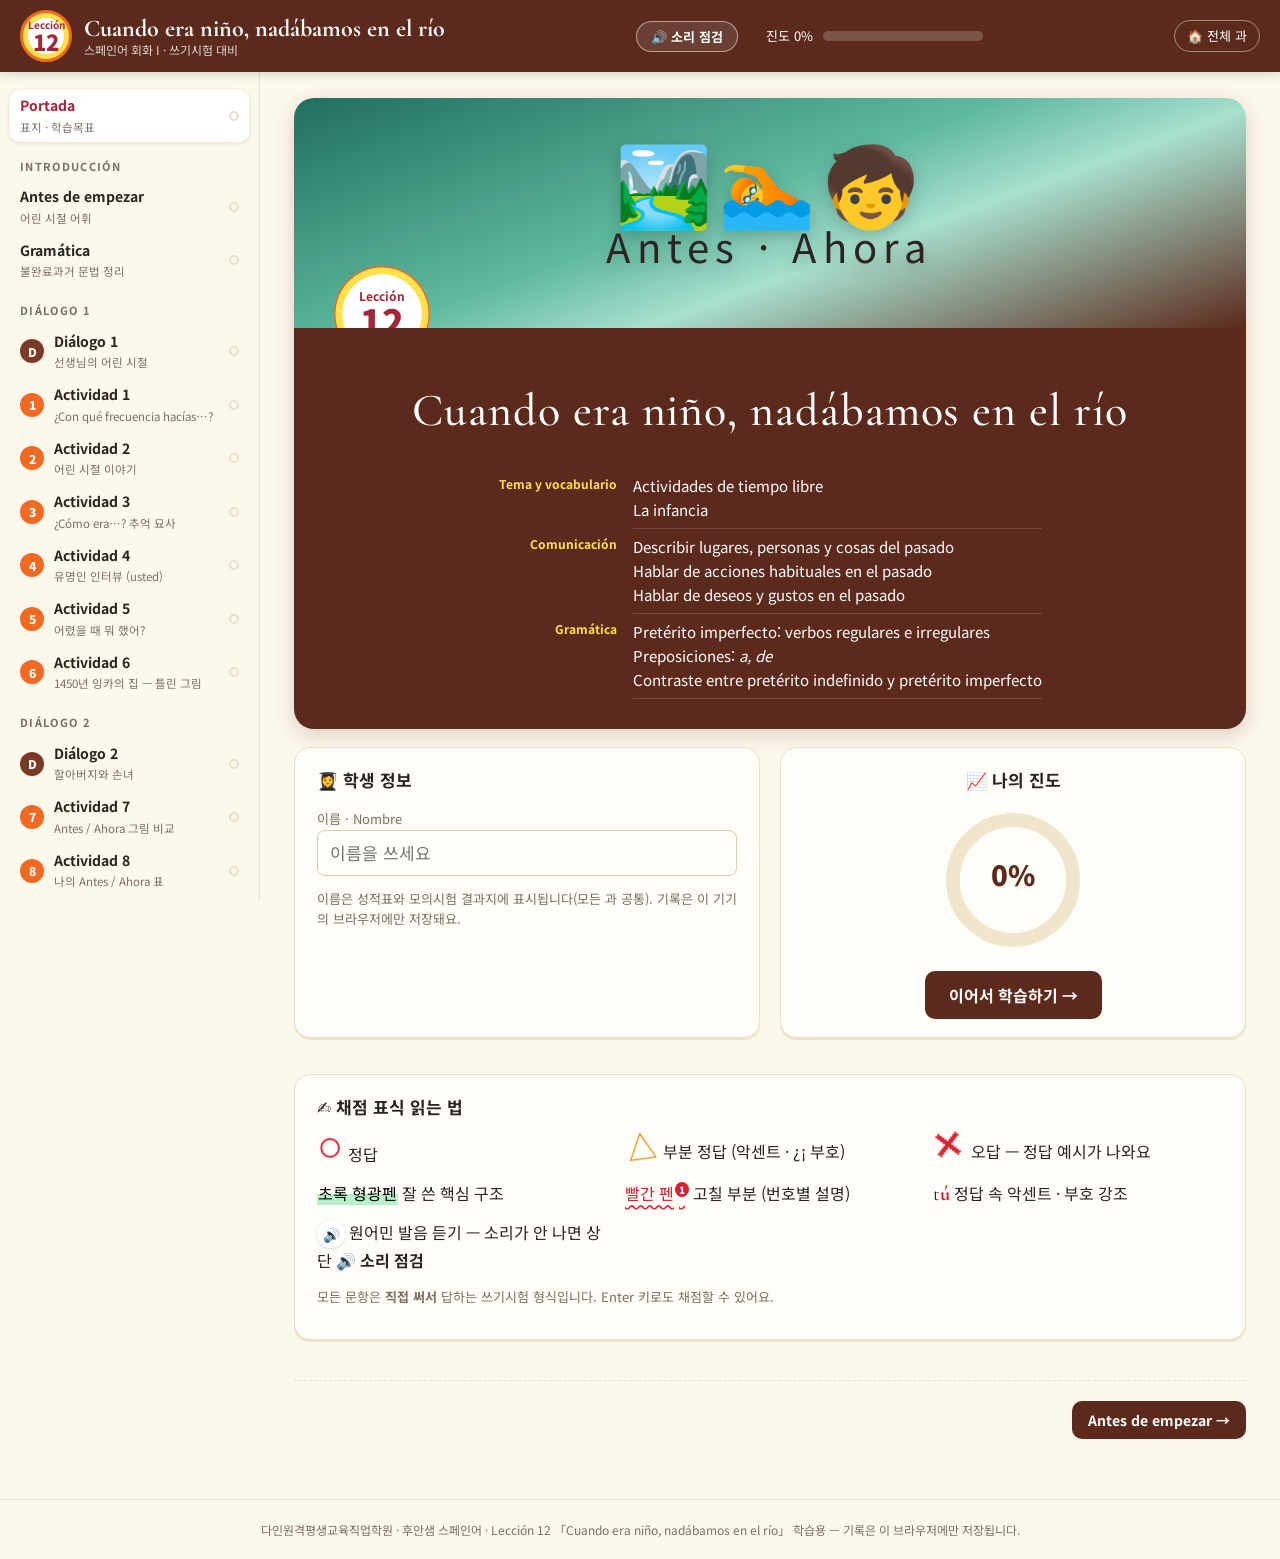
<file: L12/index.html>
<!DOCTYPE html>
<html lang="ko">
<head>
<meta charset="utf-8">
<meta name="viewport" content="width=device-width, initial-scale=1">
<title>Lección 12 · Cuando era niño, nadábamos en el río — 스페인어 회화 I</title>
<link rel="preconnect" href="https://fonts.googleapis.com">
<link rel="preconnect" href="https://fonts.gstatic.com" crossorigin>
<link href="https://fonts.googleapis.com/css2?family=Cormorant+Garamond:ital,wght@0,500;0,700;1,500&family=Noto+Sans+KR:wght@400;500;700;900&family=Gaegu:wght@700&display=swap" rel="stylesheet">
<link rel="stylesheet" href="../common/style.css?v=1">
<link rel="stylesheet" href="lesson.css?v=1">
</head>
<body>
<script src="../common/engine.js?v=2"></script>
<script src="lesson.js?v=1"></script>
</body>
</html>
</file>
<file: common/style.css>
:root{
  --brown:#5b2a1c;--brown2:#7b3a26;--orange:#f26a21;--red:#a32638;--yellow:#ffe14d;--ybar:#fbe7a1;
  --cream:#fdf8ec;--paper:#fffdf7;--blue:#2a8bd0;--lblue:#e3f3fa;--pink:#f9c4d8;--green:#2e9d5b;
  --ink:#2b2420;--mute:#7a6f66;--line:#eadfc8;--pen:#d6202f;
  --serif:'Cormorant Garamond',Georgia,serif;--sans:'Noto Sans KR',system-ui,sans-serif;--hand:'Gaegu',cursive;
}
*{box-sizing:border-box}
html{scroll-behavior:smooth}
body{margin:0;background:var(--cream);color:var(--ink);font-family:var(--sans);font-size:16px;line-height:1.6}
button{font-family:inherit;cursor:pointer}
a{color:inherit}
i{font-style:italic}

/* header */
.top{position:sticky;top:0;z-index:30;display:flex;align-items:center;gap:14px;padding:10px 20px;background:var(--brown);color:#fff;box-shadow:0 2px 10px rgba(0,0,0,.15)}
.menu{display:none;background:none;border:0;color:#fff;font-size:24px}
.brand{display:flex;align-items:center;gap:12px;text-decoration:none}
.lb{display:flex;flex-direction:column;align-items:center;justify-content:center;width:52px;height:52px;border-radius:50%;background:radial-gradient(circle,#fff 55%,var(--yellow) 56%);border:3px solid var(--orange);color:var(--red);font-size:10px;font-weight:700;line-height:1}
.lb b{font-size:22px;font-family:var(--sans);font-weight:900}
.bt{font-family:var(--serif);font-size:24px;font-weight:700;line-height:1.1}
.bt small{display:block;font-family:var(--sans);font-size:12px;font-weight:400;opacity:.8}
.prog{margin-left:14px;display:flex;align-items:center;gap:10px;font-size:13px;white-space:nowrap}
#topbar{width:160px;height:10px;border-radius:9px;background:rgba(255,255,255,.2);overflow:hidden}
#topbar i{display:block;height:100%;width:0;background:linear-gradient(90deg,var(--yellow),var(--orange));transition:width .4s}

/* layout */
.wrap{display:grid;grid-template-columns:260px 1fr;max-width:1280px;margin:0 auto}
nav{position:sticky;top:72px;height:calc(100vh - 72px);overflow:auto;padding:16px 10px 40px;border-right:1px solid var(--line)}
nav .ng{margin:16px 10px 6px;font-size:11px;letter-spacing:.12em;text-transform:uppercase;color:var(--mute);font-weight:700}
nav a{display:flex;align-items:center;gap:10px;padding:7px 10px;border-radius:10px;text-decoration:none;margin:2px 0}
nav a:hover{background:#f6ecd5}
nav a.on{background:#fff;box-shadow:0 1px 4px rgba(91,42,28,.15)}
nav a.on b{color:var(--red)}
.nb{flex:none;width:24px;height:24px;border-radius:50%;background:var(--orange);color:#fff;font-size:12px;font-weight:900;display:grid;place-items:center}
.nb.d{background:var(--brown2)}
.nl{flex:1;line-height:1.25}.nl b{display:block;font-size:14px}.nl small{font-size:11.5px;color:var(--mute)}
.dot{flex:none;width:10px;height:10px;border-radius:50%;border:2px solid var(--line)}
.dot.part{background:var(--yellow);border-color:#e5b800}.dot.full{background:var(--green);border-color:var(--green)}
main{padding:26px 34px 60px;min-width:0}
main>section{animation:fade .3s}
@keyframes fade{from{opacity:0;transform:translateY(6px)}to{opacity:1}}
.pager{display:flex;justify-content:space-between;margin-top:40px;padding-top:20px;border-top:1px dashed var(--line)}
.foot{text-align:center;font-size:12px;color:var(--mute);padding:20px;border-top:1px solid var(--line)}

/* textbook markers */
.act-head,.ribbon-head,.dlg-head{display:flex;align-items:center;margin:8px 0 10px}
.act-pill{display:inline-flex;align-items:center;gap:8px;background:var(--red);color:#fff;font-size:13px;font-weight:700;letter-spacing:.08em;padding:4px 6px 4px 20px;border-radius:999px 0 0 999px;position:relative;z-index:1}
.act-pill b{display:grid;place-items:center;width:34px;height:34px;margin:-8px -14px -8px 6px;border-radius:50%;background:var(--orange);border:3px solid #fff;font-size:18px;box-shadow:0 1px 3px rgba(0,0,0,.2)}
.act-pill .hp{margin-left:-10px}
.act-bar{flex:1;height:22px;background:var(--ybar);border-radius:0 999px 999px 0;margin-left:-4px}
.act-bar.y{background:var(--yellow)}
.act-title{font-family:var(--serif);font-size:26px;font-weight:700;line-height:1.3;margin:12px 0 6px;color:var(--ink)}
.kr-sub{margin:0 0 12px;color:var(--mute);font-size:14px}
.ribbon{display:inline-block;padding:6px 26px;border-radius:6px 30px 30px 6px;background:var(--red);color:#fff;font-weight:700;position:relative;z-index:1}
.ribbon.red{background:var(--brown)}.ribbon.orange{background:linear-gradient(90deg,var(--red),var(--orange))}
.ribbon-head .act-bar{height:26px}
.dlg-pill{font-family:var(--serif);font-size:30px;font-weight:700;color:#fff;background:var(--orange);padding:2px 40px;border-radius:999px;position:relative;z-index:1}
.dlg-hatch{flex:1;height:30px;margin-left:-20px;border-radius:0 999px 999px 0;background:repeating-linear-gradient(-45deg,#fde3a5 0 4px,#fff4d0 4px 9px)}
.scene{font-family:var(--serif);font-style:italic;font-size:20px;margin:6px 0 14px}
.hp{display:inline-grid;place-items:center;width:30px;height:30px;border-radius:50%;border:2px solid var(--orange);background:#fff;font-size:15px;margin-right:6px}
.h3{font-size:17px;font-weight:700;margin:30px 0 12px;display:flex;flex-wrap:wrap;align-items:center;gap:6px}
.lead{font-family:var(--serif);font-size:20px}

.modelo{position:relative;margin:26px 0 16px;background:var(--lblue);border:1px solid #9ccfe8;border-radius:12px;padding:24px 22px 16px;font-family:var(--serif);font-size:19px}
.modelo-tab{position:absolute;top:-14px;left:20px;background:var(--blue);color:#fff;font-family:var(--sans);font-size:15px;padding:2px 26px;border-radius:6px 6px 14px 14px;clip-path:polygon(0 0,100% 0,92% 100%,8% 100%)}
.wave{line-height:2}
.ybox{border:2px solid #f5c400;border-radius:12px;background:#fffbe8;padding:12px 16px;margin:12px 0}
.ybox.two-col{display:grid;grid-template-columns:1fr 1fr;gap:0;padding:0}
.ybox.two-col>div{padding:12px 18px}.ybox.two-col>div+div{border-left:2px solid #f5c400}
.ybox.two-col b{display:block;border-bottom:1px solid #f5c400;padding-bottom:6px;margin-bottom:6px}
.ybox.two-col p{margin:2px 0}
.tip{display:flex;gap:10px;background:#fff;border-left:5px solid var(--blue);border-radius:8px;padding:10px 14px;margin:12px 0;font-size:14.5px}
.notice{background:#fff3e8;border:1px dashed var(--orange);border-radius:10px;padding:10px 14px;font-size:14px}
.hlc{padding:1px 6px;border-radius:4px;font-weight:600}
.hlc.c0{background:var(--yellow)}.hlc.c1{background:#bfe3f7}.hlc.c2{background:var(--pink)}
.chips{display:flex;flex-wrap:wrap;gap:10px;margin:8px 0}
.chips .hlc{padding:12px 24px;border-radius:6px;font-family:var(--serif);font-size:19px;font-weight:500;box-shadow:0 2px 0 rgba(0,0,0,.08)}
.chip{display:inline-block;background:#fff;border:1px solid var(--line);border-radius:6px;padding:0 8px;font-weight:500}

/* cards */
.card,.gcard{background:var(--paper);border:1px solid var(--line);border-radius:16px;padding:18px 22px;margin:18px 0;box-shadow:0 2px 0 #efe3c8}
.card h3,.gcard h3{margin:0 0 12px;font-size:17px}
.gcard h3{color:var(--brown)}
.grid2{display:grid;grid-template-columns:1fr 1fr;gap:20px}
.center{text-align:center}
.small{font-size:13px;color:var(--mute)}
.lbl{font-size:13px;color:var(--mute)}

/* cover */
.cover{border-radius:20px;overflow:hidden;box-shadow:0 6px 20px rgba(91,42,28,.2)}
.cover-hero{position:relative;height:230px;background:linear-gradient(#2fb6e9,#6ad1f0 45%,#3ac9c6 60%)}
.sun{position:absolute;right:60px;top:30px;width:60px;height:60px;border-radius:50%;background:#fff6b0;box-shadow:0 0 50px #fff6b0}
.sea{position:absolute;left:0;right:0;top:110px;height:60px;background:repeating-linear-gradient(90deg,rgba(255,255,255,.25) 0 20px,transparent 20px 60px),linear-gradient(#25c3c4,#5ee0d4)}
.sand{position:absolute;left:0;right:0;bottom:0;height:60px;background:#fbf2df}
.reader{position:absolute;left:32%;bottom:24px;font-size:84px;line-height:1;filter:drop-shadow(0 4px 4px rgba(0,0,0,.2))}
.reader span{position:absolute;left:40px;top:50px;font-size:60px}
.badge{position:absolute;left:40px;bottom:-34px;z-index:2;width:96px;height:96px;border-radius:50%;background:radial-gradient(circle,#fff 58%,var(--yellow) 59%,var(--yellow) 68%,var(--orange) 69%);display:flex;flex-direction:column;align-items:center;justify-content:center;color:var(--red);font-weight:900;font-size:36px;line-height:1}
.badge small{font-size:12px;font-weight:700}
.cover-body{background:var(--brown);color:#fff;padding:46px 40px 30px}
.cover-body h1{font-family:var(--serif);font-weight:500;font-size:46px;text-align:center;margin:0 0 20px;letter-spacing:.02em}
.obj{margin:0 auto;border-collapse:collapse;font-size:15px}
.obj th{color:var(--yellow);font-size:12px;text-align:right;vertical-align:top;padding:6px 16px 6px 0;white-space:nowrap}
.obj td{padding:6px 0;border-bottom:1px solid rgba(255,255,255,.15)}
.legend{display:grid;grid-template-columns:repeat(auto-fill,minmax(230px,1fr));gap:10px 18px;align-items:center}
.ring{width:150px}.ring .rb{fill:none;stroke:#f1e6cc;stroke-width:12}.ring .rf{fill:none;stroke:var(--orange);stroke-width:12;stroke-linecap:round;transform:rotate(-90deg);transform-origin:center;transition:stroke-dashoffset .6s}
.ring text{font-size:24px;font-weight:900;fill:var(--brown)}

/* buttons */
.btn{display:inline-flex;align-items:center;gap:6px;border:0;border-radius:10px;background:var(--brown);color:#fff;padding:8px 16px;font-size:14px;font-weight:700;text-decoration:none;transition:transform .1s,background .2s}
.btn:hover{background:var(--red)}.btn:active{transform:scale(.97)}
.btn.ghost{background:#fff;color:var(--brown);border:1.5px solid var(--brown)}
.btn.ghost:hover{background:#f8eedb}
.btn.sm{padding:4px 10px;font-size:13px}.btn.big{padding:12px 24px;font-size:16px;margin-top:10px}
.say{border:0;background:#fff;border-radius:50%;width:28px;height:28px;font-size:14px;box-shadow:0 1px 3px rgba(0,0,0,.15);vertical-align:middle;padding:0}
.say:hover{background:var(--yellow)}

/* items */
.items{display:grid;gap:12px}
.items.two{grid-template-columns:1fr 1fr}
.item{background:#fff;border:1.5px solid var(--line);border-radius:12px;padding:12px 14px;transition:border-color .2s,background .2s}
.item-p{font-size:15px;margin-bottom:8px}
.item-row{display:flex;align-items:center;gap:8px;flex-wrap:wrap;margin-top:6px}
.inp{flex:1;min-width:150px;font:inherit;font-size:17px;padding:8px 12px;border:1.5px solid #d9ccb0;border-radius:8px;background:#fffef9}
.inp:focus,.ta:focus,.cz:focus{outline:none;border-color:var(--blue);box-shadow:0 0 0 3px rgba(42,139,208,.15)}
.inp.wide{width:100%}
.ta{width:100%;font:inherit;font-size:17px;padding:10px 12px;border:1.5px solid #d9ccb0;border-radius:8px;background:repeating-linear-gradient(#fffef9 0 31px,#eadfc8 31px 32px);line-height:32px;resize:vertical}
.wc{font-size:12px;color:var(--mute);margin-right:auto}
.item.is-ok{border-color:#9bd3ad;background:#f6fcf7}
.item.is-half{border-color:#f0cf62;background:#fffcef}
.item.is-no{border-color:#f0a3a8;background:#fff7f7}
.fb{font-size:14px;margin-top:6px}
.fb:empty{display:none}
.good{color:var(--green);font-weight:700}
.warn{color:#b86e00;font-weight:500}
.ans{font-family:var(--serif);font-size:18px;font-weight:700;background:#fff;padding:0 6px;border-radius:4px;border-bottom:2px solid var(--pen)}
.tl{color:var(--pen);font-weight:900}
.tl-demo{font-family:var(--serif);font-size:20px}
.mkbox{display:inline-flex;align-items:center;gap:6px}
.mk{font-family:var(--hand);font-size:34px;line-height:.8;color:var(--pen);display:inline-block;transform:rotate(-8deg)}
.mk.ok{font-size:44px}
.mk.half{color:#e08a00}
.emo-sm{font-size:24px;vertical-align:middle}
.etag{display:inline-block;font-size:11.5px;font-weight:700;padding:1px 8px;border-radius:999px;background:#eee;color:#555;white-space:nowrap}
.e-acento{background:#ffe1e3;color:#b4121f}.e-puntuacion{background:#fff0c7;color:#8a6300}.e-concordancia{background:#e1efff;color:#1155a8}
.e-pronombre{background:#efe1ff;color:#6a23a8}.e-conjugacion{background:#dff7e8;color:#16743a}.e-estructura{background:#ffe7d6;color:#a8470f}

/* free writing */
.checklist{list-style:none;padding:0;margin:4px 0 8px;display:flex;flex-wrap:wrap;gap:6px}
.checklist li{font-size:13px;padding:2px 10px;border-radius:999px}
.checklist li.y{background:#dff4e6;color:#16743a}.checklist li.n{background:#fde2e4;color:#b4121f}
.redpen{font-family:var(--serif);font-size:19px;background:#fff;border:1px dashed var(--line);border-radius:8px;padding:10px 14px;line-height:1.8}
mark.goodm{background:linear-gradient(transparent 55%,#b8f0c9 55%);padding:0 1px}
mark.bad{background:none;color:var(--pen);text-decoration:underline wavy var(--pen);text-underline-offset:4px}
mark.bad sup{font-family:var(--sans);font-size:10px;font-weight:900;background:var(--pen);color:#fff;border-radius:50%;padding:0 4px;margin-left:1px}
.pen-notes{margin:8px 0 0;padding-left:0;list-style:none;font-size:13.5px;color:#7d1a22}
.pen-notes li{margin:3px 0}.pen-notes b{display:inline-grid;place-items:center;width:18px;height:18px;border-radius:50%;background:var(--pen);color:#fff;font-size:11px}
details.model{margin-top:8px;font-size:14px}details.model summary{cursor:pointer;color:var(--blue);font-weight:700}

/* cloze */
.cloze{background:#fff;border:1.5px solid var(--line);border-radius:12px;padding:14px 18px;margin:10px 0}
.cz-body{font-family:var(--serif);font-size:19px;line-height:2.3}
.cz-body p{margin:0}
.cloze.lines .cz-body p{border-bottom:1px dotted var(--line)}
.cloze.modelo-like{background:var(--lblue);border-color:#9ccfe8}
.who{font-family:var(--sans);font-size:14px;color:var(--brown2)}
.blank{position:relative;display:inline-block}
.cz{font:inherit;font-size:18px;border:0;border-bottom:2px solid var(--brown);background:#fffbe8;text-align:center;padding:0 4px;margin:0 2px;border-radius:4px 4px 0 0}
.cz.ok{background:#dff4e6;border-color:var(--green)}.cz.half{background:#fff4c4;border-color:#e0a800}.cz.no{background:#fde2e4;border-color:var(--pen)}
.czm{position:absolute;left:50%;top:100%;transform:translate(-50%,-6px);white-space:nowrap;line-height:1}
.czfix{font-family:var(--hand);font-size:17px;color:var(--pen)}
.cz-score{font-size:15px}
.cloze.table2 .cz-body p{display:flex;align-items:center;gap:8px;flex-wrap:wrap;border-bottom:1px solid var(--line)}
.cloze.table2 .cz-body p>span:first-child{width:190px}
.cloze.table2 .cz-body p>span:first-child{font-family:var(--sans);font-size:15px;color:var(--mute)}
.boot-wrap{display:grid;grid-template-columns:auto 1fr;gap:20px;align-items:center}
.cloze.boot{padding:6px}
.cloze.boot .cz-body{display:grid;grid-template-columns:1fr 1fr;gap:4px;line-height:1.8}
.cloze.boot .cz-body p{padding:6px 10px;border-radius:8px;display:flex;flex-direction:column}
.cloze.boot .cz-body p span{font-family:var(--sans);font-size:12px;color:var(--mute)}
.cloze.boot .cz-body p.in{background:#fde3c8}.cloze.boot .cz-body p.out{background:#f3f3f3}
.cloze.boot .cz-body p:nth-child(1){order:1}.cloze.boot .cz-body p:nth-child(4){order:2}.cloze.boot .cz-body p:nth-child(2){order:3}.cloze.boot .cz-body p:nth-child(5){order:4}.cloze.boot .cz-body p:nth-child(3){order:5}.cloze.boot .cz-body p:nth-child(6){order:6}
.boot-note{font-size:14.5px;background:#fff;border-radius:10px;padding:12px;border:1px solid var(--line)}

/* grammar visuals */
.blocks{display:flex;flex-wrap:wrap;align-items:center;gap:6px;margin:8px 0}
.bk{padding:6px 14px;border-radius:8px;font-family:var(--serif);font-size:20px;font-weight:700}
.bk.p{background:#eee}.bk.o{background:#e3d4ff}.bk.v{background:var(--yellow)}.bk.s{background:#bfe3f7}
.legend-mini{display:flex;flex-wrap:wrap;gap:6px}.legend-mini .bk{font-family:var(--sans);font-size:12px;font-weight:500;padding:2px 8px}
.scale{display:grid;grid-template-columns:repeat(5,1fr);gap:4px;margin:10px 0;border-radius:12px;overflow:hidden}
.st{text-align:center;padding:10px 4px;display:flex;flex-direction:column;gap:2px}
.st span{font-size:30px}.st b{font-family:var(--serif);font-size:16px;line-height:1.1}.st small{font-size:11.5px;color:#5b4c42}
.s5{background:#ffd0dd}.s4{background:#ffe5c2}.s3{background:#fff6c4}.s2{background:#e7eef3}.s1{background:#d9dee8}
.op{font-size:20px;color:var(--red);margin:0 6px}
table.acu{width:100%;border-collapse:separate;border-spacing:4px;margin:8px 0}
.acu th,.acu td{padding:10px 12px;border-radius:8px;background:#f7f2e6;text-align:left}
.acu th.agr,.acu td.agr{background:#dff4e6}.acu th.dis,.acu td.dis{background:#fde2e4}
.acu td{font-family:var(--serif);font-size:18px}.acu td:first-child{font-family:var(--sans);font-size:14px}

/* vocab */
.flipgrid{display:grid;grid-template-columns:repeat(auto-fill,minmax(160px,1fr));gap:12px}
.flip{perspective:800px;height:130px;cursor:pointer}
.flip-in{position:relative;width:100%;height:100%;transition:transform .5s;transform-style:preserve-3d}
.flip.on .flip-in{transform:rotateY(180deg)}
.ff,.fbk{position:absolute;inset:0;backface-visibility:hidden;border-radius:12px;display:flex;flex-direction:column;align-items:center;justify-content:center;gap:4px;padding:8px;text-align:center;border:1px solid var(--line);box-shadow:0 2px 0 #efe3c8}
.ff{background:#fff}.ff .emo{font-size:48px;line-height:1.1}.ff span:last-child{font-size:14px;font-weight:500}
.fbk{background:var(--yellow);transform:rotateY(180deg);font-weight:700}

/* dialogue */
.chat{display:flex;flex-direction:column;gap:10px;background:#fff;border:1px solid var(--line);border-radius:16px;padding:18px;transition:filter .3s}
.chat.comic{background:linear-gradient(#fff8e3,#fff);border:3px solid var(--ink);border-radius:6px}
.blur{filter:blur(7px);user-select:none;pointer-events:none}
.msg{display:flex;align-items:flex-start;gap:10px;max-width:86%}
.msg.r{flex-direction:row-reverse;align-self:flex-end}
.av{flex:none;display:flex;flex-direction:column;align-items:center;font-size:34px;line-height:1}
.av small{font-size:11px;color:var(--mute)}
.bub{background:#eef7fd;border:2px solid var(--ink);border-radius:18px;padding:8px 14px;font-family:var(--serif);font-size:19px;line-height:1.5;position:relative}
.msg.r .bub{background:#fdeef3}
.bub .hlc{font-weight:700}

/* match */
.bank{display:flex;flex-wrap:wrap;gap:8px}
.wchip{border:1.5px solid #c9b88f;background:#fff;border-radius:6px;padding:5px 12px;font-size:14.5px;transition:all .15s}
.wchip:hover{background:#fff4c4}
.wchip.sel{background:var(--yellow);border-color:#d4a900;box-shadow:0 0 0 3px rgba(255,225,77,.5)}
.wchip.used{opacity:.35}
.wchip.lk{background:#dff4e6;border-color:var(--green)}.wchip.dk{background:#fde2e4;border-color:var(--pen)}.wchip.pk{background:#e1efff;border-color:var(--blue)}
.wchip.ok{background:#dff4e6;border-color:var(--green)}.wchip.no{background:#fde2e4;border-color:var(--pen);text-decoration:line-through}
.pics{display:grid;grid-template-columns:repeat(3,1fr);gap:14px;margin:14px 0}
.pic{position:relative;background:#fff;border:2px dashed #d9ccb0;border-radius:50% 50% 16px 16px/40% 40% 16px 16px;padding:18px 10px 12px;text-align:center;cursor:pointer;transition:all .2s;min-height:150px;display:flex;flex-direction:column;align-items:center;gap:6px}
.pic:hover{border-color:var(--orange)}
.pic .num{position:absolute;left:10px;top:6px;font-weight:700}
.pic .emo{font-size:58px;line-height:1}
.pic .slot{font-size:14px;color:var(--mute);background:#f7f2e6;border-radius:6px;padding:2px 10px;min-width:60%}
.pic.filled .slot{color:var(--ink);background:var(--yellow);font-weight:500}
.pic.ok{border-style:solid;border-color:var(--green)}.pic.no{border-style:solid;border-color:var(--pen)}
.pic .mkbox{position:absolute;right:8px;top:4px;flex-direction:column}.pic .mkbox small{font-size:11px;color:var(--pen)}
.react-row{background:var(--paper);border:1px solid var(--line);border-radius:12px;padding:12px}
.react-row .q{font-family:var(--serif);font-size:19px;margin-bottom:6px}
.tg{display:flex;gap:6px;margin-bottom:6px}
.tg button,.mode button{border:1.5px solid var(--line);background:#fff;border-radius:999px;padding:4px 14px;font-size:14px}
.tg button.on,.mode button.on{background:var(--brown);color:#fff;border-color:var(--brown)}
.mode{display:flex;gap:8px;margin:10px 0}

/* chain */
.chain{display:flex;flex-wrap:wrap;align-items:center;gap:4px;margin:16px 0;padding:14px;background:#fff;border-radius:12px;border:1px solid var(--line)}
.node{display:flex;flex-direction:column;align-items:center;padding:8px 10px;border-radius:12px;background:#f3eee2;color:#aaa;font-size:13px;min-width:90px;text-align:center;transition:all .3s}
.node span{font-size:28px;filter:grayscale(1);opacity:.5}
.node.on{background:var(--yellow);color:var(--ink);font-weight:500}.node.on span{filter:none;opacity:1}
.link{font-size:18px;opacity:.3}.link.on{opacity:1}

/* tables */
table.lg{width:100%;border-collapse:collapse;border:2px solid #f5c400;border-radius:12px;overflow:hidden;margin:10px 0;background:#fffbe8}
.lg th,.lg td{border:1px solid #f5c400;padding:10px;vertical-align:top}
.lg th{font-weight:500;width:130px}.lg tr:first-child th{text-align:center}
.lg td{height:80px;cursor:pointer;background:#fff}.lg td:hover{background:#fff8d6}
.lg td .wchip{margin:2px}
.wordbank span{display:inline-block;background:#fff;border:1px solid #f5c400;border-radius:6px;padding:0 10px;margin:2px 4px}

/* freq */
.freq{background:#fff;border:1px solid var(--line);border-radius:12px;padding:12px 16px}
.fr{display:grid;grid-template-columns:minmax(220px,1.4fr) 2fr 110px;align-items:center;gap:12px;padding:5px 0}
.fl{font-family:var(--serif);font-size:18px;font-weight:700}
.fbar{height:14px;background:#f1e8d4;border-radius:9px;overflow:hidden}.fbar i{display:block;height:100%;background:linear-gradient(90deg,var(--orange),var(--yellow))}
.fk{font-size:13px;color:var(--mute)}
.sort-line,.scr-line{min-height:46px;border:2px dashed var(--line);border-radius:10px;padding:6px;display:flex;flex-wrap:wrap;gap:6px;margin-bottom:8px;background:#fffef9}
.sort-bank,.scr-bank{display:flex;flex-wrap:wrap;gap:6px}
.tok{border:1.5px solid #c9b88f;background:#fff;border-radius:8px;padding:5px 12px;font-family:var(--serif);font-size:18px}
.tok:disabled{opacity:.25}.tok.in{background:var(--yellow);border-color:#d4a900}

/* venn */
.venn{position:relative;height:300px;margin:16px 0;max-width:720px}
.venn .c1,.venn .c2{position:absolute;top:0;width:60%;height:300px;border-radius:50%}
.venn .c1{left:0;background:rgba(46,157,91,.16);border:2px solid rgba(46,157,91,.5)}
.venn .c2{right:0;background:rgba(42,139,208,.16);border:2px solid rgba(42,139,208,.5)}
.vt{position:absolute;inset:0;display:grid;grid-template-columns:1fr .9fr 1fr;align-items:center;text-align:center;padding:0 4%}
.vt b{display:block;font-size:13px;margin-bottom:6px;color:var(--brown)}
.vt span{display:block;font-family:var(--serif);font-size:16px;line-height:1.3;margin:3px 0}
.vm span{font-weight:700;color:var(--red)}

/* weather & pairs */
.wx{display:grid;grid-template-columns:repeat(6,1fr);gap:10px;margin:10px 0}
.wxc{background:#fff;border:1px solid var(--line);border-radius:12px;text-align:center;padding:10px 4px;display:flex;flex-direction:column}
.wxc span{font-size:36px}.wxc b{font-family:var(--serif);font-size:16px}.wxc small{font-size:11.5px;color:var(--mute)}
.pairs{display:grid;grid-template-columns:repeat(3,1fr);gap:14px;margin:10px 0}
.pair{display:flex;flex-direction:column;gap:8px}
.pc{display:flex;flex-direction:column;align-items:center;gap:2px;border:2px solid var(--line);background:#fff;border-radius:14px;padding:10px;font-size:14px;position:relative}
.pc span{font-size:46px;line-height:1.1}.pc small{position:absolute;left:10px;top:4px;font-weight:700}
.pc:hover{border-color:var(--orange)}
.pc.on{border-color:var(--pen);background:#fff7f7;box-shadow:0 0 0 3px rgba(214,32,47,.12)}
.pc.on::after{content:'○';position:absolute;right:10px;top:-6px;font-family:var(--hand);font-size:40px;color:var(--pen)}
.pair11{background:var(--paper);border:1px solid var(--line);border-radius:14px;padding:12px;margin:12px 0}
.pair11 .ph{font-weight:700;margin-bottom:8px}
.pr2{display:grid;grid-template-columns:1fr 1fr;gap:10px;margin-bottom:8px}
.poll{display:grid;gap:8px}
.pl{display:grid;grid-template-columns:150px 1fr;align-items:center;gap:10px;font-size:14px}
.plb{display:grid;grid-template-columns:1fr 1fr;gap:4px}
.plb i{font-style:normal;text-align:center;padding:6px;border-radius:6px;background:#f1e8d4;color:#9a8f80}
.plb i.on{background:var(--orange);color:#fff;font-weight:700}

/* útil / proverbio */
.note{position:relative;background:#fff;border-radius:6px;padding:40px 30px 20px;box-shadow:0 4px 0 #cfe6ef;border:1px solid #cfe6ef;background-image:radial-gradient(circle,#9ccfe8 3px,transparent 4px);background-size:22px 22px;background-repeat:repeat-x;background-position:10px 12px}
.clip{position:absolute;top:-10px;left:30px;font-size:34px}
.note-t{position:absolute;top:14px;left:70px;background:#ffe9a6;padding:2px 18px;font-weight:700;color:var(--blue);transform:rotate(-2deg)}
.ul{list-style:none;padding:0;margin:12px 0 0}
.ul li{display:flex;align-items:center;gap:10px;flex-wrap:wrap;padding:6px 0;border-bottom:1px dotted #cfe6ef;font-family:var(--serif);font-size:19px}
.ul li small{font-family:var(--sans);font-size:13px;color:var(--mute);margin-left:auto}
.prov{position:relative;background:#fff;border:2px solid #f3a3ad;border-radius:16px;padding:30px 24px 20px;margin:30px 0 12px}
.prov-t{position:absolute;top:-14px;left:50%;transform:translateX(-50%);background:#e8737f;color:#fff;padding:2px 30px;border-radius:6px;font-weight:700}
.pv{font-size:26px;font-weight:500}
.det{position:absolute;right:24px;bottom:10px;font-size:60px}
.opts{display:flex;flex-wrap:wrap;gap:8px}
.opt{border:1.5px solid var(--line);background:#fff;border-radius:10px;padding:6px 14px;font-size:15px}
.opt:hover{border-color:var(--orange)}
.opt.ok{background:#dff4e6;border-color:var(--green);font-weight:700}.opt.no{background:#fde2e4;border-color:var(--pen);text-decoration:line-through}
.item.choice{display:grid;grid-template-columns:1fr auto;align-items:center;gap:6px}
.item.choice .item-p{grid-column:1/-1;margin:0}

/* exam & report */
.exam-top{display:flex;align-items:center;gap:20px;justify-content:space-between;flex-wrap:wrap}
.timer{text-align:center}.timer span{display:block;font-size:36px;font-weight:900;font-variant-numeric:tabular-nums;color:var(--brown)}
.timer span.over{color:var(--pen)}
.exa{padding-left:24px;margin:0}
.exa li{padding:8px 0;border-bottom:1px dotted var(--line);display:flex;flex-wrap:wrap;align-items:center;gap:10px}
.ep{font-family:var(--serif);font-size:18px;flex:1 1 100%}
.exa .inp{max-width:260px}
.inp.ok{border-color:var(--green);background:#f3fbf5}.inp.half{border-color:#e0a800;background:#fffbe8}.inp.no{border-color:var(--pen);background:#fff6f6}
.bubbles{display:flex;gap:16px;justify-content:center}
.bubbles span{display:grid;place-items:center;width:90px;height:90px;border-radius:50%;background:#fff;border:2px solid var(--line);font-size:46px}
.qs li{margin:6px 0;color:#9a3412;font-weight:500}
.report{border:2px solid var(--brown)}
.rp-head{display:flex;justify-content:space-between;align-items:center;gap:20px;border-bottom:2px solid var(--brown);padding-bottom:10px;margin-bottom:12px}
.rp-head h2{margin:0;font-family:var(--serif);font-size:30px}.rp-head p{margin:0;color:var(--mute)}
.stamp{flex:none;width:140px;height:140px;border-radius:50%;border:5px double var(--pen);color:var(--pen);display:flex;flex-direction:column;align-items:center;justify-content:center;transform:rotate(-10deg);line-height:1;font-family:var(--hand)}
.stamp b{font-size:48px}.stamp small{font-size:16px}.stamp span{font-family:var(--serif);font-size:18px;font-weight:700;margin-top:4px}.stamp em{font-style:normal;font-size:16px}
.stamp.g1,.stamp.g2{color:#c46a00;border-color:#c46a00}
.sbar{display:grid;grid-template-columns:150px 1fr 70px;gap:10px;align-items:center;font-size:14px;margin:6px 0;text-decoration:none}
a.sbar:hover span{color:var(--red)}
.bar{position:relative;height:16px;background:#f1e8d4;border-radius:9px;overflow:hidden}
.bar i{position:absolute;left:0;top:0;bottom:0;background:linear-gradient(90deg,var(--brown2),var(--orange));border-radius:9px;z-index:1}
.bar u{position:absolute;left:0;top:0;bottom:0;background:#f7cfa6;border-radius:9px}
.bar.r i{background:linear-gradient(90deg,#e8737f,var(--pen))}
table.rub{width:100%;border-collapse:collapse;font-size:14px}
.rub td{padding:5px 8px;border-bottom:1px solid var(--line)}.rub td:last-child{text-align:right;font-weight:700;white-space:nowrap}
.rub tr.y td:first-child{color:var(--green)}.rub tr.h td:first-child{color:#e08a00}.rub tr.n td:first-child{color:var(--pen)}
.radar{width:100%;max-width:340px}
.radar .rg{fill:none;stroke:#e3d6b8;stroke-width:1}
.radar .rv{fill:rgba(242,106,33,.28);stroke:var(--orange);stroke-width:2.5}
.radar .rd{fill:var(--red)}
.radar text{font-size:11.5px;fill:var(--brown);font-weight:700}
.sk{display:flex;flex-wrap:wrap;gap:6px;justify-content:center;font-size:12px}
.sk span{background:#f7f2e6;border-radius:999px;padding:2px 10px}
.ebar{display:grid;grid-template-columns:170px 1fr 50px;gap:10px;align-items:center;margin:8px 0}
.ebar p{grid-column:1/-1;margin:-4px 0 4px;font-size:13px;color:var(--mute)}
.hist{display:flex;align-items:flex-end;gap:12px;height:170px;padding:10px;border-bottom:2px solid var(--brown)}
.hc{display:flex;flex-direction:column;align-items:center;justify-content:flex-end;height:100%;width:56px}
.hb{width:38px;background:linear-gradient(var(--orange),var(--brown2));border-radius:6px 6px 0 0;display:flex;justify-content:center;color:#fff;font-size:13px;min-height:22px}
.hc small{font-size:10.5px;color:var(--mute);margin-top:4px;text-align:center}

/* responsive */
@media (max-width:900px){
  .wrap{grid-template-columns:1fr}
  .menu{display:block}
  nav{position:fixed;left:0;top:64px;z-index:40;width:280px;height:calc(100vh - 64px);background:var(--cream);transform:translateX(-100%);transition:transform .25s;box-shadow:4px 0 20px rgba(0,0,0,.15)}
  body.navopen nav{transform:none}
  main{padding:18px 14px 50px}
  .grid2,.items.two,.ybox.two-col{grid-template-columns:1fr}
  .pics,.pairs{grid-template-columns:repeat(2,1fr)}
  .wx{grid-template-columns:repeat(3,1fr)}
  .scale{grid-template-columns:1fr}
  .fr{grid-template-columns:1fr 90px}.fbar{display:none}
  .prog #topbar{width:70px}.bt small{display:none}.bt{font-size:18px}
  .boot-wrap{grid-template-columns:1fr}
  .cover-body h1{font-size:32px}.cover-body{padding:46px 18px 24px}
  .venn{height:260px}.venn .c1,.venn .c2{height:260px}.vt span{font-size:13px}
}
@media print{
  .top,nav,.pager,.foot,.btn,.say,#menu{display:none!important}
  .wrap{display:block}main{padding:0}
  main>section:not(#sec-resultados):not(#sec-examen){display:none!important}
  #sec-examen>*:not(#report){display:none!important}
  body{background:#fff}.card{box-shadow:none}
}

/* 특수문자 입력 버튼 */
.keys{position:fixed;left:0;right:0;bottom:0;z-index:50;display:flex;align-items:center;justify-content:center;gap:12px;padding:8px 12px calc(8px + env(safe-area-inset-bottom));background:rgba(91,42,28,.96);box-shadow:0 -4px 18px rgba(0,0,0,.18);animation:keysUp .18s ease-out}
.keys[hidden]{display:none}
@keyframes keysUp{from{transform:translateY(100%)}to{transform:none}}
.keys-l{color:var(--yellow);font-size:12px;font-weight:700;white-space:nowrap}
.keys-h{color:rgba(255,255,255,.6);font-size:12px;white-space:nowrap}
.keys-row{display:flex;gap:6px;flex-wrap:wrap;justify-content:center}
.key{min-width:44px;height:44px;border:0;border-radius:10px;background:#fff;color:var(--ink);font-family:var(--serif);font-size:24px;font-weight:700;line-height:1;box-shadow:0 3px 0 #d9c7a5;touch-action:manipulation;user-select:none;-webkit-user-select:none}
.key:hover{background:var(--yellow)}
.key:active{transform:translateY(2px);box-shadow:0 1px 0 #d9c7a5}
.key.shift{background:#f3e7cf;font-family:var(--sans);font-size:18px}
.key.shift.on{background:var(--orange);color:#fff;box-shadow:0 3px 0 #b84b10}
body.keys-on{padding-bottom:76px}
body.keys-on .foot{margin-bottom:0}
@media (max-width:900px){.keys{gap:6px;padding:6px 6px calc(6px + env(safe-area-inset-bottom))}.keys-l,.keys-h{display:none}.key{min-width:34px;height:40px;font-size:21px;padding:0 4px}.keys-row{gap:4px;flex-wrap:nowrap}body.keys-on{padding-bottom:58px}}
@media print{.keys{display:none!important}}
.key.hit{background:var(--yellow);transform:translateY(2px)}

/* 소리 점검 */
.sndbtn{margin-left:auto;border:1.5px solid rgba(255,255,255,.5);background:rgba(255,255,255,.1);color:#fff;border-radius:999px;padding:5px 14px;font-size:13px;font-weight:700;white-space:nowrap}
.sndbtn:hover{background:rgba(255,255,255,.25)}
.say.playing,.btn.playing{animation:pulse .8s infinite;background:var(--yellow)!important;color:var(--ink)!important}
@keyframes pulse{50%{box-shadow:0 0 0 6px rgba(255,225,77,.45)}}
.toast{position:fixed;left:50%;top:84px;z-index:70;transform:translate(-50%,-20px);opacity:0;pointer-events:none;display:flex;align-items:center;gap:10px;max-width:min(560px,92vw);background:#2b2420;color:#fff;border-radius:12px;padding:10px 12px 10px 16px;box-shadow:0 8px 24px rgba(0,0,0,.25);font-size:14px;transition:all .25s}
.toast.on{opacity:1;transform:translate(-50%,0);pointer-events:auto}
.toast .tchk{background:var(--yellow);color:var(--ink);white-space:nowrap}
.toast .tx{background:none;border:0;color:#fff;font-size:16px}
.modal{position:fixed;inset:0;z-index:80;display:none;align-items:center;justify-content:center;background:rgba(43,36,32,.45);padding:16px}
.modal.on{display:flex}
.mbox{position:relative;width:min(560px,100%);max-height:90vh;overflow:auto;background:var(--paper);border-radius:18px;padding:22px 24px;box-shadow:0 20px 50px rgba(0,0,0,.3)}
.mbox h2{margin:0 0 12px;font-size:22px}
.mx{position:absolute;right:14px;top:12px;border:0;background:none;font-size:20px}
.chk-status{display:flex;flex-wrap:wrap;gap:8px;margin-bottom:10px}
.chk-status div{padding:3px 12px;border-radius:999px;font-size:13.5px;font-weight:700}
.chk-status .y{background:#dff4e6;color:#16743a}.chk-status .n{background:#fde2e4;color:#b4121f}
.chk-row{display:flex;flex-direction:column;gap:4px;margin:10px 0}
.chk-row label{font-size:13px;color:var(--mute)}
.vsel{font:inherit;padding:8px;border-radius:8px;border:1.5px solid #d9ccb0;background:#fff}
.rate{width:100%;accent-color:var(--orange)}
.chk-res{border-radius:10px;padding:0;font-size:14px}
.chk-res:not(:empty){padding:10px 14px}
.chk-res.good{background:#dff4e6;color:#16743a}.chk-res.bad{background:#fde2e4;color:#b4121f}.chk-res.wait{background:#fff4c4}
.chk-tips{padding-left:18px;font-size:13.5px;margin:8px 0 0}.chk-tips li{margin:5px 0}
details summary{cursor:pointer;font-weight:700;margin-top:6px}
@media (max-width:900px){.sndbtn span{display:none}.sndbtn{padding:5px 10px}}
@media print{.sndbtn,.toast,.modal{display:none!important}}

/* ===== 공통 엔진 추가 스타일 (spa_con) ===== */
.home{margin-left:auto;color:#fff;text-decoration:none;border:1.5px solid rgba(255,255,255,.45);border-radius:20px;padding:5px 12px;font-size:13px;white-space:nowrap}
.home:hover{background:rgba(255,255,255,.12)}
.cover-hero.gen{display:flex;align-items:center;justify-content:center;overflow:hidden}
.hero-emo{font-size:78px;line-height:1.1;letter-spacing:.08em;text-align:center;filter:drop-shadow(0 6px 8px rgba(0,0,0,.18));padding:0 20px 20px}
.hero-emo small{display:block;font-size:40px}
/* 짝 맞추기 (pairMatch) */
.pm{display:grid;grid-template-columns:1fr 1fr;gap:10px 40px;position:relative;margin:10px 0}
.pm-col{display:flex;flex-direction:column;gap:8px}
.pm-it{position:relative;display:flex;align-items:center;gap:8px;background:#fff;border:1.5px solid #d9ccb0;border-radius:10px;padding:8px 12px;text-align:left;font-size:15px;min-height:44px;transition:all .15s}
.pm-it:hover{border-color:var(--orange)}
.pm-it.sel{background:#fff4c4;border-color:#d4a900;box-shadow:0 0 0 3px rgba(255,225,77,.45)}
.pm-it .pk{margin-left:auto;min-width:26px;height:26px;border-radius:50%;display:inline-flex;align-items:center;justify-content:center;font-size:13px;font-weight:700;color:#fff;background:#cfc3aa}
.pm-it .lt{font-weight:700;color:var(--mute);min-width:20px}
.pm-it .emo{font-size:26px}
.pm-it.ok{border-color:var(--green);background:#eefaf2}.pm-it.no{border-color:var(--pen);background:#fff1f1}
.pm-it .fx{font-size:12px;color:var(--pen);margin-left:6px}
.pm svg.pm-lines{position:absolute;inset:0;width:100%;height:100%;pointer-events:none;overflow:visible}
.pm svg.pm-lines line{stroke-width:3;stroke-linecap:round;opacity:.75}
.pkc0{background:#f26a21!important}.pkc1{background:#2a8bd0!important}.pkc2{background:#2e9d5b!important}.pkc3{background:#a32638!important}.pkc4{background:#8a5cc8!important}.pkc5{background:#d4a900!important}.pkc6{background:#e0559b!important}.pkc7{background:#17a2a2!important}.pkc8{background:#6b4c3b!important}.pkc9{background:#5c7c2e!important}
/* 분류 표 (sortBoard) */
table.lg td.col{height:auto;min-height:80px}
.sb-bank{margin-bottom:8px}
/* 그림 카드 공통 */
.pic .cap{font-size:12px;color:var(--mute)}
.pic .txt{font-size:22px;font-weight:700;color:var(--brown)}
/* 정보 표 (datos) */
table.dt{width:100%;border-collapse:collapse;margin:10px 0;background:#fff;border-radius:10px;overflow:hidden}
.dt th,.dt td{border:1px solid var(--line);padding:8px 10px;text-align:left;vertical-align:middle}
.dt th{background:#fbe7a1;font-weight:700;font-size:14px}
.dt td .inp{width:100%;min-width:80px}
/* 시계 */
.clk{width:110px;height:110px}
.clk .face{fill:#fff;stroke:var(--brown);stroke-width:4}
.clk .tk{stroke:var(--brown);stroke-width:2}
.clk .hh{stroke:var(--brown);stroke-width:5;stroke-linecap:round}
.clk .mh{stroke:var(--orange);stroke-width:3.5;stroke-linecap:round}
.clk .ct{fill:var(--red)}
.dclock{display:inline-block;font-family:'Courier New',monospace;font-weight:700;font-size:28px;background:#1d2b36;color:#7ef0ff;border-radius:10px;padding:6px 14px;letter-spacing:.06em;box-shadow:inset 0 0 0 3px #3d5566}
/* 카드 그리드 */
.cgrid{display:grid;grid-template-columns:repeat(auto-fill,minmax(150px,1fr));gap:12px;margin:12px 0}
.ccard{background:#fff;border:1.5px solid var(--line);border-radius:14px;padding:12px;text-align:center}
.ccard .emo{font-size:44px;line-height:1.1;display:block}
.ccard b{display:block}
.ccard small{color:var(--mute)}
/* 허브 */
.hub-wrap{max-width:1180px;margin:0 auto;padding:26px 20px 60px}
.hub-hero{background:var(--brown);color:#fff;border-radius:22px;padding:34px 34px 30px;position:relative;overflow:hidden}
.hub-hero h1{font-family:var(--serif);font-size:44px;margin:0 0 6px;font-weight:700}
.hub-hero p{margin:0;opacity:.9}
.hub-hero .st{position:absolute;right:30px;top:24px;font-size:64px;opacity:.9}
.hub-name{margin-top:18px;display:flex;gap:10px;align-items:center;flex-wrap:wrap}
.hub-name input{max-width:240px}
.hub-grid{display:grid;grid-template-columns:repeat(auto-fill,minmax(260px,1fr));gap:18px;margin-top:24px}
.lcard{display:flex;flex-direction:column;background:#fff;border-radius:18px;overflow:hidden;text-decoration:none;box-shadow:0 4px 14px rgba(91,42,28,.12);transition:transform .15s,box-shadow .15s}
.lcard:hover{transform:translateY(-3px);box-shadow:0 10px 24px rgba(91,42,28,.2)}
.lcard .lh{height:110px;display:flex;align-items:center;justify-content:center;font-size:52px;position:relative}
.lcard .lh .badge{left:16px;bottom:-26px;width:66px;height:66px;font-size:24px}
.lcard .lh .badge small{font-size:9px}
.lcard .lbody{padding:34px 18px 16px;flex:1;display:flex;flex-direction:column}
.lcard h2{font-family:var(--serif);font-size:24px;margin:0 0 6px;line-height:1.15;color:var(--brown)}
.lcard p{font-size:13px;color:var(--mute);margin:0 0 12px;flex:1}
.lcard .lp{display:flex;align-items:center;gap:10px;font-size:13px}
.lcard .lp .bar{flex:1}
.lcard .gram{font-size:12px;background:#fff7d6;border-radius:6px;padding:4px 8px;margin-bottom:10px;color:#6b5a1c}
@media (max-width:900px){.pm{gap:8px 14px}.hub-hero h1{font-size:32px}.hub-hero .st{display:none}.home span{display:none}}
</file>
<file: L01/lesson.css>
/* Lección 01 전용 도표 스타일 */
/* 이름 해부 (nombre / apellido paterno / apellido materno) */
.nmw{display:flex;flex-direction:column;gap:10px;margin:10px 0}
.nmrow{display:flex;flex-wrap:wrap;align-items:center;gap:8px;background:#fff;border:1px solid var(--line);border-radius:12px;padding:10px 12px}
.nmrow .nn{font-weight:700;color:var(--mute);min-width:22px}
.nmw button.nw{font-family:var(--serif);font-size:20px;font-weight:700;border:2px dashed #cbbfa8;background:#fffdf7;border-radius:10px;padding:4px 12px 2px;cursor:pointer;display:flex;flex-direction:column;align-items:center;line-height:1.1}
.nmw button.nw small{font-family:'Noto Sans KR',sans-serif;font-size:11px;font-weight:500;color:var(--mute);min-height:13px}
.nmw button.nw.n{border-style:solid;border-color:#2a8bd0;background:#e3f3fa}
.nmw button.nw.p{border-style:solid;border-color:#f26a21;background:#fde3d2}
.nmw button.nw.m{border-style:solid;border-color:#d4508a;background:#fbe0ec}
.nmrow .mkbox{margin-left:auto}
.nmrow.ok{border-color:var(--green);box-shadow:0 0 0 2px #cfeedd}
.nmrow.no{border-color:var(--pen);box-shadow:0 0 0 2px #f8d3d6}
.nmleg{display:flex;flex-wrap:wrap;gap:8px;font-size:13px}
.nmleg span{border-radius:8px;padding:2px 10px;border:2px solid}
.nmleg .n{border-color:#2a8bd0;background:#e3f3fa}.nmleg .p{border-color:#f26a21;background:#fde3d2}.nmleg .m{border-color:#d4508a;background:#fbe0ec}

/* 가족 이름 나무 */
.ftree{display:grid;grid-template-columns:1fr 1fr;gap:6px 16px;background:#fff;border:1px solid var(--line);border-radius:14px;padding:12px;position:relative;margin-bottom:4px}
.ftree .fp{text-align:center;border-radius:12px;padding:6px;font-size:14px}
.ftree .fp span{font-size:30px;display:block;line-height:1.1}
.ftree .fp b{font-family:var(--serif);font-size:17px}
.ftree .fp u{text-decoration:none;border-bottom:3px solid #f26a21}
.ftree .fp i{font-style:normal;border-bottom:3px solid #d4508a}
.ftree .fa{background:#fde3d2}.ftree .fm{background:#fbe0ec}
.ftree .fc{grid-column:1/3;background:#e3f3fa;position:relative}
.ftree .fc:before{content:'';position:absolute;left:50%;top:-8px;width:2px;height:8px;background:#9b8b77}
.fam .item-p{margin-bottom:6px}

/* 인사 카드 */
.greet{display:grid;grid-template-columns:1fr 1fr;gap:12px;margin:12px 0}
.greet>div{background:#fff;border:1px solid var(--line);border-radius:14px;text-align:center;padding:10px}
.greet span{font-size:46px;display:block}
.greet b{font-family:var(--serif);font-size:18px}

/* 알파벳 표 */
.abcg{display:grid;grid-template-columns:repeat(14,1fr);gap:5px;margin:12px 0}
.abcg button{font-family:var(--serif);font-size:26px;font-weight:700;color:var(--red);background:#fde7e3;border:2px solid transparent;border-radius:8px;padding:6px 0;cursor:pointer;position:relative}
.abcg button.on{background:var(--yellow);border-color:var(--orange);color:var(--brown)}
.abcg button.on:after{content:'✔';position:absolute;right:2px;top:-4px;font-size:13px;color:var(--orange)}
.abcg button.ok{box-shadow:0 0 0 3px var(--green)}
.abcg button.no{box-shadow:0 0 0 3px var(--pen)}
.abcg button.miss{outline:3px dashed var(--pen)}
.abct{display:grid;grid-template-columns:repeat(auto-fill,minmax(92px,1fr));gap:6px;margin:10px 0}
.abct div{background:#fff;border:1px solid var(--line);border-radius:10px;padding:4px 6px;display:flex;align-items:center;gap:6px}
.abct b{font-family:var(--serif);font-size:22px;color:var(--red);min-width:20px}
.abct small{flex:1;font-size:13px}
@media (max-width:900px){.abcg{grid-template-columns:repeat(7,1fr)}}

/* 칠판 */
.pizarra{background:#2f4a3a;border:12px solid #b9773d;border-radius:8px;box-shadow:inset 0 0 30px rgba(0,0,0,.45),0 4px 0 #8a5427;min-height:150px;padding:18px 24px;margin:12px auto;max-width:620px;display:flex;flex-wrap:wrap;gap:10px 26px;align-items:center;justify-content:center}
.pizarra span{font-family:'Gaegu',cursive;font-size:30px;color:#f4f1e6;text-shadow:0 0 2px rgba(255,255,255,.4)}
.pizarra span:nth-child(3n+2){transform:rotate(-3deg)}.pizarra span:nth-child(3n){transform:rotate(2deg)}
.pizarra em{color:#cfe3d3;font-family:'Gaegu',cursive;font-size:20px;font-style:normal}

/* 숫자 달력 카드 */
.calg{display:grid;grid-template-columns:repeat(6,1fr);gap:10px;margin:12px 0}
.cal{background:#fff;border:1px solid #d9cfbd;border-radius:6px;text-align:center;position:relative;padding:14px 0 6px;cursor:pointer;box-shadow:0 3px 0 #e6dcc9}
.cal:before{content:'';position:absolute;left:0;right:0;top:0;height:10px;background:#8a5a2e;border-radius:6px 6px 0 0}
.cal b{font-family:var(--serif);font-size:34px;display:block;line-height:1.1}
.cal small{display:block;font-size:13px;color:var(--orange);font-weight:700;min-height:16px;visibility:hidden}
.cal.on small{visibility:visible}
.cal.off{grid-column-start:2}
@media (max-width:900px){.calg{grid-template-columns:repeat(4,1fr)}.cal.off{grid-column-start:auto}}

/* 하루 시간 막대 */
.daybar{display:flex;border-radius:12px;overflow:hidden;margin:12px 0 4px;font-size:13px;text-align:center;font-weight:700}
.daybar div{padding:8px 2px;color:#fff}
.daybar .n1{flex:6;background:#30376b}.daybar .d{flex:8;background:#f2b134;color:#4a3000}.daybar .t{flex:7;background:#f26a21}.daybar .n2{flex:3;background:#30376b}
.dayax{position:relative;height:16px;font-size:11px;color:var(--mute);margin-bottom:10px}
.dayax span{position:absolute;transform:translateX(-50%);white-space:nowrap}
.dayax span:first-child{transform:none}.dayax span:last-child{transform:translateX(-100%)}
.clkg{display:grid;grid-template-columns:repeat(2,minmax(0,1fr));gap:12px;margin:10px 0}
.clkg .item{min-width:0}
.clkg .item{text-align:center}
.clkg .clk{width:90px;height:90px;margin:0 auto;display:block}
.clkg .dclock{margin:8px auto}


/* 코끼리 */
.elef{font-size:26px;letter-spacing:2px;line-height:1.2}
.web{background:linear-gradient(135deg,#e9f6ff,#f3ffe9);border:1px solid var(--line);border-radius:14px;padding:12px 16px;margin:10px 0;font-family:var(--serif);font-size:19px;line-height:1.55}

/* 전화 키패드 */
.kp-wrap{display:flex;gap:18px;flex-wrap:wrap;align-items:flex-start;margin:10px 0}
.keypad{display:grid;grid-template-columns:repeat(3,64px);gap:8px;background:#1f2a33;padding:14px;border-radius:22px}
.keypad button{height:52px;border-radius:50%;border:0;background:#33434f;color:#fff;font-size:22px;font-weight:700;cursor:pointer;display:flex;flex-direction:column;align-items:center;justify-content:center;line-height:1}
.keypad button small{font-size:10px;color:#9fd6ff;font-weight:500}
.keypad button:active{background:#f26a21}
.mailbox{background:#fff;border:1px solid var(--line);border-radius:14px;padding:12px 16px;flex:1;min-width:240px}
.mailbox p{margin:4px 0}.mailbox b{font-family:'Courier New',monospace;font-size:20px;color:var(--brown)}

/* 학생 명단 표 */
table.lista{width:100%;border-collapse:collapse;background:#fff;margin:8px 0;font-size:14px}
.lista th{background:#fff3a6;border:1px solid #9b8b77;padding:6px}
.lista td{border:1px solid #9b8b77;padding:6px;height:30px}

/* 내 명함 */
.idcard{display:flex;gap:14px;align-items:center;background:linear-gradient(135deg,#fff,#fdf1d8);border:1.5px solid #e2c98f;border-radius:16px;padding:12px 16px;margin:10px 0;flex-wrap:wrap}
.idcard .ph{font-size:46px}
.idcard label{font-size:13px;color:var(--mute);display:block}
.idcard .inp{max-width:200px}
</file>
<file: L02/lesson.css>
/* Lección 02 · ¿De dónde eres? — 과별 스타일 */

/* 읽기 상자 */
.read-box{display:grid;grid-template-columns:auto 1fr;gap:16px;align-items:center;background:#fff;border:1.5px solid var(--line);border-radius:14px;padding:14px 18px;margin:12px 0}
.read-box .rb-e{font-size:46px;line-height:1}
.read-box .lead{margin:0;font-family:var(--serif);font-size:19px}

/* 지도 */
.mapgame{background:#fff;border:1.5px solid var(--line);border-radius:14px;padding:12px 14px;margin:10px 0}
.map-wrap{border-radius:12px;overflow:hidden}
.lmap{display:block;width:100%;height:auto;max-height:640px}
.lmap .msea{fill:#d9eef8}
.lmap .cty{fill:#efe8d6;stroke:#fff;stroke-width:.6;transition:fill .2s}
.lmap.world .cty{stroke-width:.4}
.lmap .cty.hi{fill:#f7d774;stroke:#c9a227;stroke-width:.7;cursor:pointer}
.lmap .cty.also{fill:#f9edc4;cursor:pointer}
.lmap .cty.hi:hover,.lmap .dot:hover{fill:var(--orange)}
.lmap .dot{fill:#f7d774;stroke:#a87f00;stroke-width:1.2;cursor:pointer}
.lmap .cty.ok,.lmap .dot.ok{fill:#5cc183}
.lmap .cty.no,.lmap .dot.no{fill:#f08a8f}
.lmap .cty.cur,.lmap .dot.cur{fill:var(--orange)}
.lmap .blink{animation:mblink .35s 4 alternate}
@keyframes mblink{from{fill:#f7d774}to{fill:var(--pen)}}
.mapgame.exp .lmap .cty.ok,.mapgame.exp .lmap .cty.no{fill:#f7d774}
.lmap .inset{fill:none;stroke:var(--brown2);stroke-width:1.5}
.lmap .ins-t{font:700 13px var(--sans);fill:var(--brown2)}
.lmap .sea-t{font:italic 13px var(--serif);fill:#5d8aa6}
.lmap .legend-map text{font:12px var(--sans);fill:var(--ink)}
.lmap .lg-hi{fill:#f7d774;stroke:#c9a227}.lmap .lg-also{fill:#f9edc4;stroke:#c9a227}
.mq-bar{display:flex;align-items:center;gap:12px;flex-wrap:wrap;min-height:40px;margin:4px 0 8px}
.mq-n{background:var(--brown);color:#fff;border-radius:999px;padding:2px 12px;font-size:13px;font-weight:700}
.mq-t{font-family:var(--serif);font-size:22px}
.mq-res{min-height:34px;margin-top:8px;font-size:15px}
.cinfo{display:inline-block;background:#fffbe8;border:1.5px solid #f5c400;border-radius:10px;padding:8px 14px;font-size:15px}
.cinfo b{font-family:var(--serif);font-size:20px}
.cinfo small{color:var(--mute)}

/* 대륙 표 */
table.cont{width:100%;border-collapse:collapse;margin:12px 0;background:#fff;table-layout:fixed}
.cont th{background:#fbe7a1;border:1px solid #e9d48d;padding:8px;font-size:14px}
.cont td{border:1px solid var(--line);vertical-align:top;text-align:center;padding:8px 4px;font-family:var(--serif);font-size:17px}
.cont td span{display:block;line-height:1.7}

/* 인물 카드 */
.pc2{display:grid;grid-template-columns:1fr 1fr;gap:10px;font-family:var(--sans)}
.pcard{background:#fff;border-radius:10px;padding:8px;text-align:center;font-size:14px}
.pcard .av{display:block;font-size:34px;line-height:1.1}
.pcard b{display:block}.pcard small{color:var(--mute)}

/* Sopa de letras */
.sopa-wrap{display:flex;gap:22px;flex-wrap:wrap;align-items:flex-start;margin:10px 0}
.sopa{display:grid;grid-template-columns:repeat(11,40px);gap:0;border:2px solid #b9ab8c;background:#fffdf3;user-select:none}
.sc{width:40px;height:40px;border:1px solid #d8ccb0;background:transparent;font-family:var(--serif);font-size:21px;font-weight:700;color:var(--ink);padding:0;transition:background .15s}
.sc:hover{background:#fff4c4}
.sc.st{background:var(--yellow);box-shadow:inset 0 0 0 3px var(--orange)}
.sc.bad{background:#fde2e4}
.sc.f0{background:#ffd58a}.sc.f1{background:#bfe3f7}.sc.f2{background:#c9efd5}.sc.f3{background:#f9c4d8}.sc.f4{background:#e3d4ff}
.sc.rv{background:#fde2e4;color:var(--pen)}
.sopa-side{flex:1;min-width:220px}
.sopa-list{display:flex;flex-wrap:wrap;gap:6px;margin-bottom:10px}
.sw-w{background:#f7f2e6;border-radius:6px;padding:3px 10px;font-family:var(--serif);font-size:17px;letter-spacing:.04em}
.sw-w.ok{background:#dff4e6;color:var(--green);font-weight:700}.sw-w.no{background:#fde2e4;color:var(--pen)}
.sopa-sc{font-size:16px;margin-top:6px}

/* 숫자 카드 (Actividad 9) */
.cloze.numgrid .cz-body{line-height:1.4}
.cloze.numgrid .nrow{display:grid;grid-template-columns:repeat(7,1fr);margin-bottom:10px;border:1.5px solid #c9b88f;border-radius:6px;max-width:760px}
.cloze.numgrid .cz-body p{display:flex;flex-direction:column;align-items:center;border-right:1px solid #e3d6b8;padding:6px 2px 4px;background:#fff}
.cloze.numgrid .cz-body p:last-child{border-right:0}
.cloze.numgrid .nn{font-size:30px;font-weight:700;line-height:1.2}
.cloze.numgrid .nw{font-family:var(--sans);font-size:13px;color:var(--mute);border-top:1px solid #e3d6b8;width:100%;text-align:center;padding-top:3px}
.cloze.numgrid p.miss{background:#fffbe8;padding-bottom:18px}
.cloze.numgrid .cz{font-size:15px;max-width:100%}
.cloze.numgrid .nn .cz{font-size:22px;width:2.6em!important}
.cloze.numgrid .czm{transform:translate(-50%,0)}
.bignum{font-size:28px;font-family:var(--serif)}

/* 색깔 견본 */
.swatches{display:flex;flex-wrap:wrap;gap:8px;margin:8px 0}
.sw{display:flex;align-items:center;gap:6px;background:#fff;border:1px solid var(--line);border-radius:999px;padding:3px 10px 3px 4px;font-size:14px}
.sw i{width:22px;height:22px;border-radius:50%;border:1px solid #bbb;display:inline-block}
.sw b{font-family:var(--serif);font-size:17px}.sw small{color:var(--mute);font-size:11.5px}

/* 개수 세기 (Actividad 10) */
.c10{display:grid;grid-template-columns:auto 300px 1fr;gap:14px;align-items:center;background:#fff;border:1.5px solid var(--line);border-radius:14px;padding:12px 14px;margin:10px 0}
.c10 .ch{font-weight:700;font-size:18px;color:var(--brown)}
.cnt{display:grid;grid-template-columns:repeat(var(--per),30px);gap:2px}
.cnt i{font-style:normal;font-size:24px;line-height:30px;width:30px;height:30px;text-align:center;border-radius:6px}
.c10 .items{margin:0}
.m10{display:flex;gap:24px;align-items:center;flex-wrap:wrap}
.m10 .cnt{grid-template-columns:repeat(6,30px)}
.fam .emo{font-size:38px}
@media (max-width:900px){.c10{grid-template-columns:1fr}.sopa{grid-template-columns:repeat(11,30px)}.sc{width:30px;height:30px;font-size:17px}.cloze.numgrid .nrow{grid-template-columns:repeat(4,1fr)}table.cont{font-size:13px}}
</file>
<file: L03/lesson.css>
/* Lección 03 · Trabajos y profesiones — 과별 추가 스타일 */

/* 인물 그림 (Actividad 5 · 7) */
.figs{display:flex;flex-wrap:wrap;justify-content:center;align-items:flex-end;gap:10px;margin:14px 0;padding:14px 10px 6px;background:#fff;border:1.5px solid var(--line);border-radius:14px}
.fig{display:flex;flex-direction:column;align-items:center;width:118px}
.fig svg{width:104px;height:auto;display:block}
.fig b{font-size:14.5px;margin-top:2px}
.fig small{color:var(--mute);font-size:12px;text-align:center;line-height:1.3}
.desc-row{display:grid;grid-template-columns:120px 1fr;gap:12px;align-items:start;border-top:1px dashed var(--line);padding-top:10px;margin-top:10px}
.desc-row .fig{width:auto}
@media (max-width:700px){.desc-row{grid-template-columns:1fr}}

/* 사람 → 일터 (Actividad 1) */
.worker{display:flex;align-items:center;gap:8px}
.worker .emo-big{font-size:34px;line-height:1}

/* 문장 만들기 기계 (Actividad 2) */
.mach{display:grid;grid-template-columns:repeat(3,1fr);gap:10px;margin:12px 0}
.mach .mcol{background:#fff;border:1.5px solid var(--line);border-radius:12px;padding:10px;display:flex;flex-direction:column;gap:6px}
.mach .mcol b{font-size:13px;color:var(--mute);text-align:center}
.mach .wchip.on{background:var(--yellow);border-color:#d4a900;font-weight:700}
.mach-out{display:flex;align-items:center;gap:10px;flex-wrap:wrap;font-size:18px;font-family:var(--serif);font-weight:700;background:#fffbe6;border:2px dashed #e3c75a;border-radius:10px;padding:8px 14px;min-height:46px}
.found{display:flex;flex-wrap:wrap;gap:6px;margin:8px 0}
.found span{background:#e6f5ec;border:1.5px solid var(--green);border-radius:20px;padding:3px 12px;font-size:14px}
.mach-meter{height:12px;border-radius:9px;background:#eee;overflow:hidden;margin:6px 0}
.mach-meter i{display:block;height:100%;background:linear-gradient(90deg,var(--yellow),var(--green));transition:width .4s}

/* 명함 (Actividad 12) */
.bcards{display:grid;grid-template-columns:repeat(auto-fit,minmax(300px,1fr));gap:14px;margin:12px 0}
.bcard{background:#fff;border:1px solid #bbb;box-shadow:3px 4px 0 rgba(0,0,0,.08);padding:16px 18px;display:grid;grid-template-columns:96px 1fr;gap:12px;font-size:13px;line-height:1.55;border-radius:4px}
.bcard .logo{text-align:center;font-size:11.5px;color:#555;line-height:1.3}
.bcard .logo .lg-ic{font-size:40px;display:block;line-height:1.1;margin-bottom:4px}
.bcard .logo .sm-ic{display:inline-flex;gap:2px;margin-bottom:4px}
.bcard .logo .sm-ic i{display:inline-block;width:30px;height:30px;border-radius:3px;font-style:normal;color:#fff;font-weight:900;line-height:30px;font-size:20px}
.bcard .nm{font-family:var(--serif);font-size:20px;font-weight:700;line-height:1.2}
.bcard .job{font-weight:700;font-size:12.5px;margin-bottom:8px}
.bcard .ln b{font-weight:700}
.abbr{display:grid;grid-template-columns:1fr 1fr;gap:10px}
.abbr .ybox{margin:0}
.abbr .ybox p{margin:2px 0}

/* 빙고 (Actividad 10) */
.bingo-wrap{display:flex;flex-wrap:wrap;gap:18px;align-items:flex-start}
.bingo{display:grid;grid-template-columns:repeat(4,70px);gap:6px;padding:10px;background:#fffbe6;border:2px solid #e3c75a;border-radius:12px}
.bingo .bc{width:70px;height:56px;border:1.5px solid #d9c27a;border-radius:8px;background:#fff;font-size:22px;font-weight:700;text-align:center;font-family:var(--sans);color:var(--ink);position:relative}
.bingo input.bc{padding:0}
.bingo button.bc.on{background:var(--yellow);text-decoration:line-through;text-decoration-thickness:3px;text-decoration-color:var(--pen)}
.bingo button.bc.no{background:#fde2e2;border-color:var(--pen)}
.bingo button.bc.miss{box-shadow:inset 0 0 0 3px var(--orange)}
.bingo-side{flex:1;min-width:240px}
.bingo-side .called{display:flex;flex-wrap:wrap;gap:4px;margin:8px 0;font-size:13px}
.bingo-side .called span{background:#fff;border:1px solid var(--line);border-radius:6px;padding:1px 7px}
.bingo-big{font-size:38px;font-weight:900;color:var(--red);font-family:var(--hand);min-height:50px}

/* 숫자표 (Actividad 9) */
.numtab{display:grid;grid-template-columns:repeat(auto-fill,minmax(150px,1fr));gap:8px;margin:10px 0}
.numtab div{background:#fff;border:1.5px solid var(--line);border-radius:10px;padding:6px 10px;display:flex;align-items:center;gap:8px}
.numtab div b{font-size:22px;color:var(--red);min-width:42px}

/* 계산 카드 (Actividad 11) */
.calc{display:inline-flex;align-items:center;gap:6px;background:#2f4a3a;color:#fff;font-family:'Courier New',monospace;font-size:20px;font-weight:700;padding:4px 14px;border-radius:8px;border:3px solid #8a6a3b;margin-right:6px}
.opbox{display:inline-grid;grid-template-columns:auto auto;gap:2px 14px;background:#fff;border:1.5px solid var(--line);border-radius:10px;padding:8px 16px;font-size:15px}

/* 개인 정보 카드 (Ficha) */
table.ficha{width:100%;border-collapse:collapse;background:#fff;margin:10px 0}
table.ficha th{background:#f4ede0;font-weight:500;font-size:12.5px;letter-spacing:.04em;border:1px solid #c9bfae;padding:5px}
table.ficha td{border:1px solid #c9bfae;padding:3px}
table.ficha input{width:100%;border:0;background:transparent;font-size:15px;padding:6px;font-family:var(--sans)}
table.ficha input:focus{outline:2px solid var(--yellow)}

/* 활용표 */
table.conj{width:100%;border-collapse:collapse;background:#fff;margin:10px 0;font-size:15px}
table.conj th,table.conj td{border:1px solid var(--line);padding:6px 8px;text-align:center}
table.conj th{background:#fbe7a1}
table.conj td:first-child{text-align:left;color:var(--mute);font-size:13.5px}
table.conj td.irr{background:#fff1f1}
</file>
<file: L04/lesson.css>
/* Lección 04 — 가족 나무 · 지폐 · 숫자 카드 */
.ft-scroll{overflow-x:auto;margin:10px 0;border:2px solid #e8dcc0;border-radius:16px;background:linear-gradient(#fffdf6,#fff7e3)}
.ftree{position:relative;min-width:860px;margin:14px 10px 6px}
.ft-svg{position:absolute;inset:0;width:100%;height:100%;overflow:visible}
.ft-svg line{stroke:#a07a4a;stroke-width:2.2;stroke-linecap:round}
.ft-svg line.cp{stroke:#e0a800;stroke-width:3}
.ft-ring{position:absolute;transform:translate(-50%,-50%);font-size:17px;background:#fff7d6;border-radius:50%;padding:1px 2px;line-height:1;z-index:2}
.fn{position:absolute;transform:translateX(-50%);width:108px;display:flex;flex-direction:column;align-items:center;text-align:center;z-index:1}
.fav{position:relative;display:flex;align-items:center;justify-content:center;width:52px;height:52px;font-size:34px;line-height:1;background:#fff;border:2px solid #d9c49b;border-radius:50%;cursor:pointer;box-shadow:0 2px 0 rgba(0,0,0,.06)}
.fav:hover{border-color:var(--orange)}
.fav i{position:absolute;right:-6px;bottom:-4px;font-size:18px;font-style:normal}
.fnm{font-family:var(--sans);font-size:12px;font-weight:500;line-height:1.25;margin-top:4px;color:#4a3a28;background:rgba(255,253,246,.9);border-radius:4px;padding:0 2px}
.fyo{margin-top:4px;font-size:13px;background:var(--orange);color:#fff;border-radius:10px;padding:1px 10px;letter-spacing:.05em}
.fn.me .fav{border-color:var(--orange);box-shadow:0 0 0 3px rgba(242,106,33,.25)}
.fbl{display:flex;flex-direction:column;align-items:center;margin-top:3px;width:100%}
.fbl .cz.ft{width:100px;font-size:14px;padding:1px 2px}
.fmk{font-size:13px;line-height:1.1;min-height:2px}
.fmk small{display:block;font-family:var(--hand);font-size:14px;color:var(--pen)}
.fmk .mk{font-size:15px}
.fnin{margin-top:3px;width:96px;font:inherit;font-size:12px;border:1px dashed #c9b88f;border-radius:6px;padding:1px 4px;text-align:center;background:#fff}
.ftw .wordbank span{display:inline-block;margin:2px 6px;font-weight:500}
.fscore{font-size:15px}

/* 사진 프레임 (Diálogo 1) */
.photo{margin:12px auto;max-width:520px;background:#fff;border:8px solid #c9a24a;border-radius:6px;box-shadow:0 3px 10px rgba(0,0,0,.12);padding:8px 10px;text-align:center}
.ph-t{font-size:13px;color:var(--mute)}
.ph-row{display:flex;justify-content:center;gap:10px;font-size:38px;margin-top:4px}
.ph-row span{display:flex;flex-direction:column;align-items:center}
.ph-row small{font-size:11px;line-height:1.2;color:#555}
.ph-row .mid{transform:translateY(-6px)}

/* 지폐 */
.bills{display:flex;flex-wrap:wrap;gap:4px 0;padding:10px 6px 4px;align-items:center}
.bill{display:inline-flex;align-items:flex-end;justify-content:space-between;width:96px;height:52px;margin-right:-26px;border-radius:5px;border:1px solid rgba(0,0,0,.25);padding:3px 6px;color:#fff;text-shadow:0 1px 2px rgba(0,0,0,.45);box-shadow:1px 2px 4px rgba(0,0,0,.18);transform:rotate(var(--r));background-image:linear-gradient(135deg,rgba(255,255,255,.35),rgba(255,255,255,0) 55%)!important}
.bill b{font-size:19px;font-weight:900;font-family:var(--sans)}
.bill small{font-size:13px;font-weight:700}
.billq .item-p{display:flex;align-items:center;gap:6px;flex-wrap:wrap}
.billq .bills{padding-right:30px}

/* 숫자 카드 */
.cloze.numgrid .cz-body{display:grid;grid-template-columns:repeat(3,1fr);gap:10px;line-height:1.6}
.cloze.numgrid .cz-body p{background:#fffbe8;border:1.5px solid #e8d7a8;border-radius:10px;padding:8px 8px 18px;text-align:center}
.nbig{display:block;font-family:var(--serif);font-size:30px;color:var(--orange);margin-right:6px}
.cloze.numgrid .cz{max-width:100%;font-size:15px}
.bignum{font-family:var(--serif);font-size:22px;color:var(--orange)}

/* 동사 활용표 3개 나란히 */
.vt3{display:grid;grid-template-columns:repeat(3,1fr);gap:10px}
.cloze.table2.mini .cz-body p>span:first-child{width:110px;font-size:13px}
.cloze.table2.mini .cz-body{font-size:17px}

/* 인물 카드 */
.card5{display:grid;grid-template-columns:1fr 1fr;gap:12px;margin:10px 0}
.pcard{display:flex;gap:12px;align-items:center;background:#fff;border:2px solid #e8dcc0;border-radius:14px;padding:10px 14px}
.pc-e{font-size:48px}
.pcard dl{display:grid;grid-template-columns:auto 1fr;gap:2px 10px;margin:0;font-size:14px}
.pcard dt{color:var(--mute)}.pcard dd{margin:0;font-weight:500}

/* Actividad 9 */
.dl9{border:1.5px solid #e8dcc0;border-radius:12px;padding:8px 12px;margin:10px 0;background:#fff}
.dl9h{display:flex;align-items:center;gap:8px;flex-wrap:wrap}
.dl9 .scr{font-size:14px;color:#555;margin-left:6px}

@media (max-width:700px){
  .vt3,.card5{grid-template-columns:1fr}
  .cloze.numgrid .cz-body{grid-template-columns:repeat(2,1fr)}
}
.cloze.table2.mini .cz-body p{padding-bottom:14px}
</file>
<file: L05/lesson.css>
/* Lección 05 · ¿Cómo es tu casa? — 과별 도표 스타일 */
.tipos-def ul{margin:6px 0 0;padding-left:18px;line-height:1.75;font-size:15px}
.flip .emo svg.tipo{width:84px;height:72px;display:block;margin:0 auto}
svg.tipo{width:84px;height:76px}
.scn{width:100%;max-width:260px;height:auto;border-radius:10px;border:2px solid #d9ccb0;display:block}
.scn.sm{max-width:170px}
.mini{width:110px;height:auto;display:block}
.pic .emo svg{width:84px;height:84px;display:block}
.pic .emo svg.mini{width:120px;height:90px}
.ico{width:64px;height:64px}
.ico-sm .ico{width:42px;height:42px;vertical-align:middle}
.pm-it .scn.sm{margin:2px 0}

/* 동사 색 */
.vb{padding:1px 8px;border-radius:6px;color:#fff;font-family:var(--serif);font-size:18px}
.vb.ser{background:#2a8bd0}.vb.est{background:#2e9d5b}.vb.ten{background:#f26a21}.vb.hay{background:#a32638}
.chips.loc .hlc{margin:3px}

/* Actividad 1 — 집 단면도 */
.casa{max-width:760px;margin:16px auto}
.casa .roof{height:70px;background:linear-gradient(to bottom right,transparent 49.5%,#c0503a 50%) left/50% 100% no-repeat,linear-gradient(to bottom left,transparent 49.5%,#c0503a 50%) right/50% 100% no-repeat}
.casa .floors{display:grid;grid-template-columns:repeat(3,1fr);border:6px solid #8b5a2b;border-top-width:4px;background:#8b5a2b;gap:5px}
.casa .room{background:#fff8e6;padding:10px 8px 6px;text-align:center;min-height:132px}
.casa .room.r3,.casa .room.r4,.casa .room.r5{background:#f3f9ef}
.casa .re{font-size:40px;display:block;line-height:1.1;margin-bottom:4px}
.casa .item{padding:0;margin:0;background:none;border:none;box-shadow:none}
.casa .item-row{flex-wrap:wrap;justify-content:center;gap:4px}
.casa .inp{width:100%;min-width:0;font-size:14px}
.casa .fb{font-size:12px}
.casa .ground{height:14px;background:#7cc576;border-radius:0 0 10px 10px}

/* Actividad 4 */
.ph-row{display:grid;grid-template-columns:260px 1fr;gap:16px;align-items:start}
.ph-img b{display:block;margin-bottom:4px}
.wchip.ok{border-color:var(--green)}.wchip.no{border-color:var(--pen)}
.ph .ws{margin-top:8px}

/* 광고 — Vendo casa (포스트잇) */
.ad-wrap{display:grid;grid-template-columns:minmax(260px,420px) 1fr;gap:20px;align-items:start;margin:12px 0}
.ad-note{position:relative;background:#fff7c9;padding:28px 26px 20px;box-shadow:3px 6px 0 #e7dca6, 0 8px 18px rgba(0,0,0,.12);transform:rotate(-1.2deg);font-family:var(--hand);font-size:21px;line-height:1.35;text-align:center;border-bottom-right-radius:40px 14px}
.ad-note h4{font-family:var(--hand);font-size:32px;margin:0 0 6px;color:#2b2420}
.ad-note p{margin:4px 0}
.ad-note .pin{position:absolute;top:-10px;left:50%;width:22px;height:22px;margin-left:-11px;border-radius:50%;background:radial-gradient(circle at 35% 35%,#ff8a8a,#d6202f 60%,#8a0f18)}
.ad-side{padding-top:6px}
/* 광고 — Alquilo (신문) */
.ad-paper{max-width:560px;margin:14px auto;background:#fffdf5;border-top:6px solid #222;border-bottom:6px solid #222;padding:10px 26px 14px;font-family:Georgia,var(--serif);box-shadow:0 6px 16px rgba(0,0,0,.1)}
.ad-paper h4{font-size:34px;font-weight:500;margin:4px 0 8px;font-family:Georgia,serif}
.ad-paper p{font-size:16px;line-height:1.6;margin:6px 0}
/* 광고 3개 (Actividad 6) */
.ad6{display:grid;grid-template-columns:240px 110px 1fr;gap:14px;align-items:start;margin:14px 0;padding:12px;background:#fff;border:1px solid var(--line);border-radius:14px}
.ad-card{position:relative;background:#fffef8;padding:16px 12px 14px;box-shadow:4px 5px 0 #e9e1cc;text-align:center;font-family:Georgia,var(--serif);font-size:15px;line-height:1.5}
.ad-card.sans{font-family:Arial,var(--sans)}
.ad-card h4{margin:0 0 6px;font-size:18px}
.ad-card .n{position:absolute;left:-6px;top:-10px;background:var(--orange);color:#fff;border-radius:50%;width:24px;height:24px;font-size:13px;line-height:24px;font-family:var(--sans)}
.ad-img svg{width:100px;height:92px}
.ad6 .aq .item{margin:0 0 6px}

/* Actividad 8 — 두 방 */
.r8{display:grid;grid-template-columns:1fr 1fr;gap:14px;margin:12px 0}
.room8{width:100%;height:auto;display:block}
.jw svg{cursor:crosshair}
.hit8{fill:transparent;stroke:transparent;stroke-width:4;cursor:pointer}
.hit8.on{stroke:var(--pen);fill:rgba(214,32,47,.06)}
.hit8.rv{stroke:#2a8bd0;stroke-dasharray:6 5}
.legend8{display:flex;flex-wrap:wrap;gap:6px 14px;font-size:14px;background:#fffbe8;border:1px dashed #e5cf7a;border-radius:10px;padding:8px 12px}
.found8{font-size:15px}
.found8.shake{animation:shk .3s}
@keyframes shk{25%{transform:translateX(-4px)}75%{transform:translateX(4px)}}

/* Actividad 9 — 평면도 */
.bank9 .wchip{margin:3px}
.plan9{position:relative;max-width:720px;margin:14px auto 30px;aspect-ratio:16/9;border:7px solid #3b3330;background:#3b3330}
.rm9{position:absolute;box-sizing:border-box;border:3px solid #3b3330;background:#fffdf4;cursor:pointer;padding:4px 6px;overflow:hidden;transition:background .15s}
.rm9:hover{background:#fff4c4}
.rm9.pasillo{background:#efe7d6}
.rm9.cocina{background:#eef7fb}.rm9.banno{background:#e6f3fa}.rm9.salon{background:#fdf3e6}.rm9.grande{background:#f6efe3}.rm9.peq{background:#f8f2e8}
.rm9 .rl{font-size:12.5px;font-weight:700;color:var(--brown)}
.rm9 .in{display:flex;flex-wrap:wrap;gap:4px;margin-top:2px}
.fz{border:1.5px solid #c9b88f;background:#fff;border-radius:8px;padding:2px 6px;font-size:20px;line-height:1.1;display:flex;flex-direction:column;align-items:center}
.fz small{font-size:10px;color:var(--mute);max-width:90px}
.fz.ok{border-color:var(--green);background:#eaf7ef}.fz.no{border-color:var(--pen);background:#fdecee}
.entr{position:absolute;left:-74px;top:44%;font-size:12px;color:var(--mute)}
.win9{position:absolute;top:-7px;left:70%;width:14%;height:7px;background:#9fd8ef}
.win9::after{content:'ventana';position:absolute;top:-18px;left:0;font-size:11px;color:var(--blue)}
.frg9{position:absolute;left:2%;top:12%;font-size:11px;color:var(--mute);pointer-events:none}
.door9{position:absolute;left:28%;top:41%;width:6%;height:3px;background:#fffdf4}

/* ¡Compruébalo! — 내 방 평면도 */
.plano5{background:#fff;border:1px solid var(--line);border-radius:14px;padding:12px 14px;margin:12px 0}
.pl-head{font-size:14.5px;margin-bottom:8px}
.pl-pal{display:flex;flex-wrap:wrap;gap:6px}
.pl-pal .wchip{display:inline-flex;align-items:center;gap:4px;padding:3px 8px}
.pl-pal .wchip .ico{width:26px;height:26px}
.pl-pal .wchip.used{background:#ffe9a6;border-color:#f5c400;opacity:1}
.pl-wrap{position:relative;max-width:560px;margin:26px auto 84px}
.pl-room{position:relative;aspect-ratio:4/3;border:8px solid #2b2420;background:#fff;touch-action:none}
.pl-win{position:absolute;top:-8px;left:33%;width:34%;height:8px;background:#e6f5fb;border-left:2px solid #2b2420;border-right:2px solid #2b2420;font-size:11px;color:var(--blue);text-align:center;line-height:0;padding-top:0}
.pl-win{color:transparent}
.pl-win::after{content:'ventana';position:absolute;left:0;right:0;top:-16px;font-size:11px;color:var(--blue)}
.pl-door{position:absolute;left:4%;bottom:-62px;width:14%;height:62px;border-left:2px solid #2b2420;border-bottom-left-radius:0;font-size:11px;color:var(--mute);padding:20px 0 0 6px}
.pl-door::before{content:'';position:absolute;left:0;top:0;width:100%;height:100%;border:2px solid #2b2420;border-top:none;border-left:none;border-bottom-right-radius:100%}
.pl-it{position:absolute;transform:translate(-50%,-50%);display:flex;flex-direction:column;align-items:center;cursor:grab;user-select:none;touch-action:none}
.pl-it .ico{width:52px;height:52px;filter:drop-shadow(0 2px 2px rgba(0,0,0,.15))}
.pl-it small{font-size:11px;background:#fffbe8;border-radius:4px;padding:0 4px}
.pl-it.drag{cursor:grabbing;z-index:5}
.pl-x{position:absolute;right:-10px;top:-6px;border:none;background:var(--pen);color:#fff;border-radius:50%;width:18px;height:18px;font-size:10px;line-height:18px;padding:0;display:none}
.pl-it:hover .pl-x{display:block}
.pl-hl{font-size:14px;line-height:1.9;padding-left:18px}

@media (max-width:900px){
  .ph-row,.ad-wrap,.r8{grid-template-columns:1fr}
  .ad6{grid-template-columns:1fr 100px}
  .ad6 .aq{grid-column:1/-1}
  .casa .floors{grid-template-columns:repeat(2,1fr)}
  .entr{display:none}
  .pl-x{display:block}
}
.pm-it .scn.sm{width:150px;max-width:150px}
</file>
<file: L06/lesson.css>
/* Lección 06 — 과별 도표 스타일 */

/* 강아지 위치 그림 (Actividad 1) */
.dogs{display:grid;grid-template-columns:repeat(auto-fill,minmax(230px,1fr));gap:14px;margin:14px 0}
.dogc{background:#fff;border:1.5px solid var(--line);border-radius:14px;padding:10px 12px}
.dogc .item{border:0;padding:4px 0 0}
.scn{width:100%;height:auto;display:block}
.scn .gr{fill:#f7c77d}.scn .gs{fill:#9fd27c}.scn .walk{fill:#fdf1d6}
.scn .wd{fill:#c98a4b;stroke:#7b4a22;stroke-width:1.2}
.scn .wd2{fill:#b5753a;stroke:#7b4a22;stroke-width:1.2}
.scn .pole{stroke:#777;stroke-width:3}
.scn .sign{fill:#fff;stroke:#d6202f;stroke-width:3}
.scn .shel{fill:#b8c4c9;stroke:#6f7d84;stroke-width:1.5}
.scn .road{fill:#cfcfcf}.scn .rl{stroke:#fff;stroke-width:2;stroke-dasharray:8 6}
.scn .roof{fill:#d9783a;stroke:#7b4a22;stroke-width:1.5}
.scn .door{fill:#3b2516}
.scn text.dog{font-size:26px;text-anchor:middle;dominant-baseline:auto}
.scn .num{font:700 13px var(--sans);fill:var(--ink)}
.scn .hs circle{fill:rgba(255,255,255,.75);stroke:var(--blue);stroke-width:2;stroke-dasharray:4 3;cursor:pointer}
.scn .hs:hover circle{fill:#fff4c4}
.scn .hs.on circle{fill:var(--yellow);stroke:#d4a900;stroke-dasharray:none}
.scn .hs.ok circle{stroke:var(--green);stroke-width:3;stroke-dasharray:none}
.scn .hs.no circle{stroke:var(--pen);stroke-width:3;stroke-dasharray:none}
.scn .hs text{font-size:12px;text-anchor:middle;pointer-events:none;fill:var(--blue);font-weight:700}
.place{display:grid;grid-template-columns:repeat(auto-fill,minmax(300px,1fr));gap:14px}
.place .pq{font-family:var(--serif);font-size:19px;font-weight:700;margin-bottom:6px}
.prepg{display:grid;grid-template-columns:repeat(auto-fill,minmax(150px,1fr));gap:8px;margin:10px 0}
.prepg div{background:#fff;border:1px solid var(--line);border-radius:10px;padding:6px 8px;text-align:center;font-size:13px}
.prepg b{display:block;font-family:var(--serif);font-size:17px}
.prepg span{font-size:22px}

/* 동네 지도 (Actividad 2) */
.map6{position:relative;width:100%;aspect-ratio:16/10;background:#f8efc4;border:2px solid #e2c770;border-radius:18px;overflow:hidden;margin:14px 0;box-shadow:inset 0 0 0 6px #fbf5dc}
.map6 .st{position:absolute;background:#d7d2c6}
.map6 .st.h{left:0;right:0;height:5%}.map6 .st.v{top:0;bottom:0;width:3.4%}
.map6 .st.h::after{content:'';position:absolute;left:0;right:0;top:50%;border-top:2px dashed #fff}
.map6 .st.v::after{content:'';position:absolute;top:0;bottom:0;left:50%;border-left:2px dashed #fff}
.map6 .plaza{position:absolute;background:#efe1b0;border:2px dashed #c9a94a;border-radius:12px;display:flex;align-items:flex-start;justify-content:center;font-size:12px;color:#8a6d1e;font-weight:700}
.map6 .fuente{position:absolute;font-size:34px;transform:translate(-50%,-50%)}
.map6 .field{position:absolute;background:#9fd27c;border-radius:10px;border:2px solid #6aa84f}
.bld{position:absolute;width:13%;min-height:16%;background:#fff;border:2px solid #c9b88f;border-radius:10px;display:flex;flex-direction:column;align-items:center;justify-content:center;gap:2px;padding:4px 2px;cursor:pointer;transition:all .15s;box-shadow:0 3px 0 rgba(0,0,0,.12)}
.bld:hover{border-color:var(--orange);transform:translateY(-2px)}
.bld .be{font-size:clamp(20px,2.6vw,32px);line-height:1}
.bld .slot{font-size:clamp(9px,1vw,12.5px);background:#f7f2e6;color:var(--mute);border-radius:5px;padding:0 4px;max-width:100%;text-align:center;line-height:1.3}
.bld.filled .slot{background:var(--yellow);color:var(--ink);font-weight:700}
.bld.fixed{cursor:default;background:#f4f4f4}.bld.fixed .slot{background:none;color:var(--ink);font-weight:700}
.bld.ok{border-color:var(--green);border-width:3px}.bld.no{border-color:var(--pen);border-width:3px}
.bld .mkbox{position:absolute;right:-6px;top:-14px;flex-direction:column}
.bld .mkbox .mk{font-size:30px}.bld .mkbox small{font-size:10px;color:var(--pen);background:#fff;border-radius:4px;padding:0 2px;white-space:nowrap}
.map6 .here{position:absolute;font-family:var(--hand);font-size:clamp(14px,1.8vw,22px);color:var(--brown);transform:rotate(-6deg)}
.map6 .compass{position:absolute;right:1.5%;bottom:2%;font-size:12px;color:var(--mute)}

/* 물건 그림 · 책상 (Actividad 3, 4) */
.eraser{display:inline-block;width:.95em;height:.6em;background:linear-gradient(90deg,#f6f1c8 55%,#9fc2e8 55%);border:2px solid #8a8a8a;border-radius:4px;transform:rotate(-14deg);vertical-align:middle}
.dicc{position:relative;display:inline-block}.dicc i{position:absolute;left:0;right:0;top:32%;font-size:.3em;font-style:normal;font-weight:900;color:#fff;text-align:center}
.objsvg{width:78px;height:62px}
.desks{display:grid;grid-template-columns:repeat(2,1fr);gap:16px;margin:14px 0}
.deskc{background:#fff;border:1.5px solid var(--line);border-radius:14px;padding:10px 14px}
.deskart{position:relative;height:130px;margin:6px auto 8px;max-width:340px;background:radial-gradient(ellipse at 50% 40%,#fff6d8 0,#fff6d8 60%,transparent 61%)}
.deskart .chair{position:absolute;left:50%;top:6px;width:56px;height:60px;margin-left:-28px;background:#c98a4b;border-radius:8px 8px 2px 2px;border:2px solid #7b4a22}
.deskart .top{position:absolute;left:8%;right:8%;top:58px;height:22px;background:#d9a066;border:2px solid #8a5a2b;border-radius:4px;transform:perspective(200px) rotateX(28deg)}
.deskart .leg{position:absolute;top:80px;width:6px;height:46px;background:#8a5a2b}
.deskart .leg.l{left:13%}.deskart .leg.r{right:13%}
.deskart .on{position:absolute;left:10%;right:10%;top:22px;display:flex;justify-content:center;align-items:flex-end;gap:6px;font-size:34px;line-height:1;z-index:2}

/* 가게 진열대 (Actividad 6) */
.shops{display:grid;grid-template-columns:1fr 1fr;gap:16px;margin:12px 0}
.shop{background:#fff;border:1.5px solid var(--line);border-radius:14px;padding:10px}
.shelf{background:linear-gradient(#efe6d6,#e2d6bf);border-radius:10px;padding:8px;display:grid;gap:6px}
.shelf .row{display:flex;justify-content:space-around;font-size:30px;border-bottom:6px solid #a77b4f;padding:4px 0 2px;border-radius:2px}
.shop .cap{font-weight:700;margin:6px 0 2px}

/* 가격표 (Actividad 7) */
.tags{display:grid;grid-template-columns:repeat(3,1fr);gap:14px;margin:14px 0}
.tagc{background:#fff;border:1.5px solid var(--line);border-radius:14px;padding:10px 12px;position:relative}
.tagc .te{font-size:54px;text-align:center;line-height:1.2}
.tagc .tn{text-align:center;font-family:var(--serif);font-size:18px;font-weight:700}
.tagc .tp{display:block;width:max-content;margin:4px auto;background:var(--yellow);border-radius:4px 14px 14px 4px;padding:2px 14px 2px 18px;font-weight:900;position:relative}
.tagc .tp::before{content:'';position:absolute;left:5px;top:50%;width:6px;height:6px;margin-top:-3px;border-radius:50%;background:#fff}
.tagc .num{position:absolute;left:10px;top:6px;font-weight:700}
.bici{display:flex;align-items:center;gap:16px;flex-wrap:wrap}
.bici .tagc{width:180px}

/* 표 (Actividad 8) */
.cloze.t8 .cz-body{display:grid;grid-template-columns:40px 1.3fr 1fr .7fr;border:2px solid var(--brown);border-radius:10px;overflow:hidden}
.cloze.t8 .cz-body>div{padding:8px;border-bottom:1px solid var(--line);border-right:1px solid var(--line);background:#fff}
.cloze.t8 .cz-body>.th{background:var(--brown);color:#fff;font-weight:700;font-size:14px}

@media (max-width:820px){
  .desks,.shops{grid-template-columns:1fr}
  .tags{grid-template-columns:1fr 1fr}
  .bld .slot{font-size:9px}
}
</file>
<file: L07/lesson.css>
/* Lección 07 · Mi barrio — 과별 추가 스타일 */
.tr-strip{display:grid;grid-template-columns:repeat(5,1fr);gap:10px;margin:14px 0}
.tr-strip span{background:#fff;border:1px solid var(--line);border-radius:12px;text-align:center;padding:10px 4px;font-size:34px;display:flex;flex-direction:column;line-height:1.2}
.tr-strip b{font-family:var(--serif);font-size:17px}.tr-strip small{font-size:11.5px;color:var(--mute)}
.dg{font-variant-numeric:tabular-nums;font-family:var(--sans);letter-spacing:.02em}
table.dt{border-collapse:collapse;margin:10px 0;background:#fff}
table.dt.imp td:first-child{color:var(--mute);font-size:14px}
table.dt.nums td.dg{font-weight:700;font-size:18px;text-align:right;color:var(--brown)}
table.dt.tu{width:100%}table.dt.tu td.n{width:36px;color:var(--mute)}table.dt.tu td{font-family:var(--serif);font-size:18px}
.vinf{display:inline-block;min-width:70px;color:var(--brown)}
.dist{display:flex;align-items:flex-end;gap:0;margin:10px 0 4px;background:linear-gradient(transparent 70%,#e9e2cf 70%);border-radius:10px;padding:8px 10px}
.dist span{font-size:15px;text-align:center}.dist .me{font-size:15px;width:70px}
.dist .d1{width:90px}.dist .d2{width:150px}.dist .d3{flex:1;text-align:right}
/* 대화 1 경로 */
.route1{margin:10px 0}.route1 svg{width:100%;max-width:560px;display:block}
/* 미니 지도 (Actividad 2) */
svg.mini{width:64px;height:64px;border:1px solid #ccc;border-radius:6px;flex:none;background:#fff}
.mini-in svg.mini{width:46px;height:46px;vertical-align:middle;margin-right:6px}
.pmx .pm-it{min-height:96px}
.pmx svg.mini{width:88px;height:88px}
/* 격자 지도 (Actividad 4) */
.gwrap{overflow-x:auto;margin:10px 0}
svg.gmap{width:100%;min-width:620px;display:block}
svg.gmap .gb{fill:#9fd35a}
svg.gmap .gb.click{cursor:pointer}svg.gmap .gb.click:hover{fill:#ffe14d}
svg.gmap .groute{fill:none;stroke-width:5;stroke-dasharray:9 6;stroke-linecap:round;stroke-linejoin:round;opacity:.9}
svg.gmap .here{font-size:13px;font-weight:700;fill:#e8281e;paint-order:stroke;stroke:#fff;stroke-width:3px}
svg.gmap .gi{pointer-events:none}
.a4tabs,.a5tabs,.a7tabs{flex-wrap:wrap}
.tmk{margin-left:4px}
.nbadge{display:inline-grid;place-items:center;width:22px;height:22px;border-radius:50%;color:#fff;font-size:12px}
/* 산티아고 지하철 (Actividad 5) */
.metro-wrap{overflow-x:auto;background:#fff;border:1px solid var(--line);border-radius:14px;padding:6px;margin:10px 0}
svg.metro{width:100%;min-width:720px;display:block}
svg.metro .stl{font-size:12px;font-weight:700;fill:#333;font-family:'Noto Sans KR',sans-serif}
svg.metro .stl.x{font-size:13px;font-weight:900;fill:#111}
svg.metro .st{cursor:pointer}
svg.metro .st .hit{fill:transparent}
svg.metro .st .dot{fill:#fff;stroke:#333;stroke-width:2.5}
svg.metro .st.xc .dot{stroke-width:3.5}
svg.metro .st:hover .dot{fill:#ffe14d}svg.metro .st:hover .stl{fill:var(--red)}
svg.metro .st.pk .dot{fill:#ffe14d;stroke:#d4a900;stroke-width:4}svg.metro .st.pk .stl{fill:#b07d00}
svg.metro .st.ok .dot{fill:#2e9d5b;stroke:#1b6b3a}svg.metro .st.ok .stl{fill:#1b6b3a}
svg.metro .st.no .dot{fill:#d6202f;stroke:#8a0f19}svg.metro .st.no .stl{fill:#d6202f;text-decoration:line-through}
.a5q p{margin:6px 0}.a5t{font-family:var(--serif);font-size:18px}
/* 도시 카드 (Actividad 6) */
.city{display:block;font-size:44px;letter-spacing:-4px;padding:10px 14px;border-radius:12px}
.city.ny{background:linear-gradient(#bfe3ff,#f3fbff)}.city.bcn{background:linear-gradient(#9fdcff,#ffe8b0)}.city.ldn{background:linear-gradient(#cfe0ee,#f2f2f2)}
.qlist{background:#fff;border:1px solid var(--line);border-radius:12px;padding:8px 16px;margin:12px 0;columns:2;column-gap:28px}
.qlist p{margin:4px 0;font-family:var(--serif);font-size:17px;break-inside:avoid}
/* 나침반 · 유럽 지도 (Actividad 7) */
.cgrid3{display:grid;grid-template-columns:repeat(3,auto);justify-content:center;align-items:center;gap:8px 14px;margin:8px 0}
.cgrid3 .cw{display:flex;flex-direction:column;align-items:center;gap:2px}.cgrid3 .cw small{color:var(--mute);font-size:12px}
.cgrid3 .rose{display:grid;place-items:center}
.eu-wrap,.la-wrap{display:grid;grid-template-columns:minmax(0,1fr) 240px;gap:16px;align-items:start;margin:10px 0}
svg.eumap,svg.lamap{width:100%;max-width:520px;display:block;border-radius:14px;border:1px solid var(--line)}
svg.eumap .gray,svg.lamap .gray{fill:#e4e4e4;stroke:#fff;stroke-width:.8}
svg.eumap .land,svg.lamap .land{stroke:#fff;stroke-width:1;transition:filter .15s}
svg.eumap .cty,svg.lamap .cty{cursor:pointer}
svg.eumap .cty:hover .land,svg.lamap .cty:hover .land{filter:brightness(.92)}
svg.eumap .cty.pk .land,svg.lamap .cty.pk .land{stroke:#d6202f;stroke-width:2.5}
svg.eumap .cl{font-size:9.5px;font-weight:700;fill:#2b2420;pointer-events:none;opacity:0;paint-order:stroke;stroke:#fff;stroke-width:2.5px}
svg.eumap .cty.named .cl{opacity:1}
svg.lamap .cl{font-size:12px;font-weight:700;fill:#2b2420;pointer-events:none;paint-order:stroke;stroke:#fff;stroke-width:3px}
svg.lamap .cap{fill:#d6202f;stroke:#fff;stroke-width:.8;pointer-events:none}
.la-card h3{margin:0 0 6px}.la-card p{margin:6px 0}
/* 숫자 카드 (Actividad 8) */
.auds{display:flex;flex-wrap:wrap;gap:8px;margin:12px 0}
.aud{border:1.5px solid #c9b88f;background:#fff;border-radius:10px;padding:6px 12px;font-weight:700;display:flex;flex-direction:column;align-items:center;min-width:72px}
.aud small{font-weight:500;font-size:12px;color:var(--brown)}
.aud.on{background:var(--yellow);border-color:#d4a900}.aud.ok{border-color:var(--green);background:#eefaf2}.aud.no{border-color:var(--pen);background:#fff1f1}
.aud.playing{box-shadow:0 0 0 3px rgba(242,106,33,.35)}
.ncards{display:grid;grid-template-columns:repeat(3,1fr);gap:10px;margin:12px 0}
.ncard{position:relative;background:#fffbe8;border:1.5px solid #c9b88f;border-radius:6px;padding:16px 8px;font-family:var(--serif);font-size:30px;font-weight:700;color:var(--ink)}
.ncard:hover{border-color:var(--orange)}
.ncard .nb2{position:absolute;right:6px;top:4px;width:24px;height:24px;border-radius:50%;background:var(--orange);color:#fff;font-family:var(--sans);font-size:13px;display:grid;place-items:center}
.lima{display:flex;flex-wrap:wrap;gap:10px;align-items:center;justify-content:center;background:#eaf6ee;border-radius:16px;padding:10px;margin:10px 0;font-size:30px}
.lima b{font-size:15px;color:var(--brown);margin-left:10px}
@media (max-width:760px){
  .tr-strip{grid-template-columns:repeat(3,1fr)}
  .eu-wrap,.la-wrap{grid-template-columns:1fr}
  .ncards{grid-template-columns:repeat(2,1fr)}.ncard{font-size:24px}
  .qlist{columns:1}
}
</file>
<file: L08/lesson.css>
/* Lección 08 — 과별 도표 스타일 */
.hor-list{background:#fff;border:1px solid var(--line);border-radius:12px;padding:10px 18px;font-family:var(--serif);font-size:17px}
.hor-list ul{margin:4px 0;padding-left:20px}.hor-list li{margin:2px 0}

/* 영업시간 타임라인 */
.tline-wrap{background:#fff;border:1px solid var(--line);border-radius:14px;padding:14px 16px;margin:10px 0}
.tl-ctl{display:flex;align-items:center;gap:14px;flex-wrap:wrap;margin-bottom:10px}
.tl-ctl .clk{width:70px;height:70px}
.tl-ctl .dclock{font-size:22px}
.tl-t{font-family:var(--serif);font-size:19px;min-width:220px}
.tl-rng{flex:1;min-width:200px;accent-color:var(--orange)}
.tl-row{display:grid;grid-template-columns:230px 1fr 92px;align-items:center;gap:10px;padding:4px 0;border-bottom:1px dashed #f0e6d0}
.tl-n{font-size:13px;line-height:1.2}.tl-n b{font-size:13.5px}.tl-n small{display:block;color:var(--mute)}
.tl-track{position:relative;height:18px;background:#f4ede0;border-radius:9px}
.tl-track i{position:absolute;top:0;bottom:0;background:linear-gradient(90deg,#7cc79a,var(--green));border-radius:9px}
.tl-row.meal .tl-track i{background:linear-gradient(90deg,var(--yellow),var(--orange))}
.tl-row.open .tl-n b{color:var(--green)}
.tl-st{font-size:13px;font-weight:700}
.tl-row.axis{border:0}.tl-track.ax{background:none;height:22px}
.tl-track.ax span{position:absolute;top:2px;transform:translateX(-50%);font-size:11px;color:var(--mute)}
.tl-now{position:absolute;top:-6px;bottom:-6px;width:2px;background:var(--pen);pointer-events:none}
.tline{position:relative;overflow:hidden}

/* 시계 */
.clk-sm .clk{width:64px;height:64px;vertical-align:middle}
.clkface-demo{display:grid;grid-template-columns:repeat(6,1fr);gap:8px;margin:10px 0}
.clkface-demo .cd{background:#fff;border:1px solid var(--line);border-radius:12px;text-align:center;padding:8px 4px;font-size:13px}
.clkface-demo .clk{width:72px;height:72px;display:block;margin:0 auto 4px}
.setclk{display:grid;grid-template-columns:repeat(3,1fr);gap:12px}
.sc{background:#fff;border:1.5px solid var(--line);border-radius:12px;padding:10px;text-align:center}
.sc-q{font-family:var(--serif);font-size:17px;font-weight:700;min-height:48px}
.sc-face .clk{width:110px;height:110px}
.sc-btn{display:flex;flex-wrap:wrap;gap:4px;justify-content:center;margin:4px 0}
.sc .dclock{font-size:16px;padding:2px 8px}
.sc .item-row{justify-content:center}

/* Actividad 1 */
.a1-wrap{display:grid;grid-template-columns:1.35fr 1fr;gap:16px;align-items:start}
.a1r{display:flex;align-items:center;gap:8px;flex-wrap:wrap;background:#fff;border:1px solid var(--line);border-radius:10px;padding:8px 10px;margin-bottom:8px}
.a1t{font-family:var(--serif);font-size:18px;font-weight:700;flex:1 1 230px}
.a1r .tg{display:flex;gap:3px}.a1r .tg button{width:30px;padding:3px 0}
.a1-clocks{display:grid;grid-template-columns:repeat(2,1fr);gap:8px}
.a1c{position:relative;background:#fff;border:2px solid var(--line);border-radius:14px;text-align:center;padding:6px}
.a1c.on{border-color:var(--orange);background:#fff8ec}
.a1c .lt{position:absolute;left:10px;top:6px;font-weight:900;color:var(--brown);font-size:18px}
.a1c .clk{width:96px;height:96px}
.a1c .who-l{display:block;font-size:12px;color:var(--orange);font-weight:700;min-height:16px}

/* Actividad 2 빈도표 */
.ftab-wrap{overflow-x:auto}
table.ftab{width:100%;border-collapse:collapse;background:#fff;margin:10px 0}
.ftab th,.ftab td{border:1px solid #c9bda5;padding:6px 8px;font-size:14px}
.ftab tr:first-child th{background:#fbe7a1;text-align:center;font-weight:500}
.ftab th{background:#fff6d6;text-align:left;font-weight:500;width:230px}
.ftab td{text-align:center;cursor:pointer;height:38px;width:11%}
.ftab td:hover{background:#fff8d6}
.ftab .circ{font-size:24px;color:var(--pen);font-weight:900;line-height:1}

/* 타임라인 카드 (cloze tlc) */
.cloze.tlc .cz-body{display:flex;gap:10px;flex-wrap:wrap}
.cloze.tlc .tc{flex:1 1 150px;background:#fff;border:1.5px solid var(--line);border-top:5px solid var(--orange);border-radius:12px;padding:8px;text-align:center}
.cloze.tlc .tc .clk{width:70px;height:70px;display:block;margin:0 auto}
.cloze.tlc .tc .dclock{font-size:16px;padding:2px 8px}
.cloze.tlc .tc p{margin:6px 0 0;font-family:var(--serif);font-size:17px}

/* Actividad 4 시간표 */
.cloze.schc .cz-body{overflow-x:auto}
table.sched{width:100%;border-collapse:collapse;background:#fff;box-shadow:6px 6px 0 #c79a5d;border:2px solid #c79a5d;font-size:14px}
.sched th,.sched td{border:1px solid #b9ab92;padding:6px 6px;text-align:center}
.sched tr:first-child th{background:#fbe7a1}
.sched th{background:#fffbe8;font-weight:700}
.sched td.gray{background:#c9c9c9}
.sched td.rec{background:#fdf3d9;letter-spacing:.2em}
.sched td.bl{background:#fff3e8}.sched td.bl small{display:block;color:var(--orange);font-weight:700}
.sched td.bl .cz{width:100%!important;min-width:0;font-size:14px}
.sched td.bl .blank{display:block}
.sched td.bl .czfix{font-size:12px;line-height:1.2;display:block}
table.sched{table-layout:fixed}
.sched th:first-child{width:56px}
.script{background:#fff;border:1px dashed var(--line);border-radius:10px;padding:8px 14px;font-family:var(--serif);font-size:17px}

/* Actividad 5 */
#sec-a5 .pic .emo{font-size:40px}
.pair5{display:inline-flex;gap:8px;align-items:center;font-size:30px;vertical-align:middle}
.pair5 span{background:#fff8ec;border-radius:12px;padding:2px 10px}.pair5 b{font-size:18px;color:var(--mute)}

/* Actividad 6 약국 안내판 */
.a6-wrap{display:grid;grid-template-columns:260px 1fr;gap:18px;align-items:start}
.farm{background:#2f4f3a;color:#f5f1e6;border:12px solid #c99a5b;border-radius:6px;padding:16px 18px;font-family:var(--hand);font-size:20px;box-shadow:0 4px 10px rgba(0,0,0,.15)}
.farm b{display:block;font-size:26px;margin-bottom:6px}.farm p{margin:4px 0}
#sec-a6 .clk-sm .clk{width:54px;height:54px}
#sec-a6 .dclock{font-size:18px;padding:2px 8px}

/* Actividad 8 */
.prof{display:grid;grid-template-columns:repeat(6,1fr);gap:8px}
.prof .pc{display:flex;flex-direction:column;align-items:center}
.prof .pc span{font-size:34px}
table.a8t .fsel{width:100%;padding:6px;border:1.5px solid var(--line);border-radius:8px;font-size:14px;background:#fff}

/* Actividad 9 */
#sec-a9 .pic .emo{font-size:44px}

/* 요일 cloze */
.cloze.days .cz-body p{font-family:var(--serif);font-size:18px}

/* 모의시험 노트 카드 */
.note-card{background:#fff;border-radius:6px;box-shadow:4px 6px 12px rgba(0,0,0,.12);padding:14px 26px;max-width:460px;margin:8px auto;font-size:16px;transform:rotate(-1deg)}
.note-card p{margin:6px 0}

@media (max-width:900px){
  .a1-wrap,.a6-wrap{grid-template-columns:1fr}
  .setclk{grid-template-columns:repeat(2,1fr)}
  .clkface-demo{grid-template-columns:repeat(3,1fr)}
  .prof{grid-template-columns:repeat(3,1fr)}
  .tl-row{grid-template-columns:120px 1fr 70px}
}
</file>
<file: L10/lesson.css>
/* Lección 10 · ¿Qué te pasa? — 과별 추가 스타일 */
.items.three{display:grid;grid-template-columns:repeat(3,minmax(0,1fr));gap:12px}
.items.three>*{min-width:0}
.minibox .item-row{flex-wrap:wrap}
.minibox .inp{min-width:0;flex:1 1 120px;width:auto}
.duo{font-size:44px;letter-spacing:.04em}
.script{background:#fff;border:1px dashed var(--line);border-radius:10px;padding:8px 16px;margin:8px 0 14px;font-family:var(--serif);font-size:18px}
.script p{margin:4px 0}

/* ---- 몸 그림 SVG ---- */
.bodysvg{display:block}
.bodysvg .sk{fill:#f8d9b4;stroke:#7a4a2e;stroke-width:2.5}
.bodysvg .armo{stroke:#7a4a2e;stroke-width:29;stroke-linecap:round;fill:none}
.bodysvg .arm{stroke:#f8d9b4;stroke-width:24;stroke-linecap:round;fill:none}
.bodysvg .shirt{fill:#fff;stroke:#7a4a2e;stroke-width:2.5;stroke-linejoin:round}
.bodysvg .shorts{fill:#fff;stroke:#7a4a2e;stroke-width:2.5;stroke-linejoin:round}
.bodysvg .hair{fill:#4a3326;stroke:#2e1f16;stroke-width:2}
.bodysvg .eye{fill:#2b2420}
.bodysvg .ln{fill:none;stroke:#7a4a2e;stroke-width:2.5;stroke-linecap:round}
.bodysvg .hit{fill:rgba(0,0,0,0)}
.bodysvg .lead{fill:none;stroke:var(--blue);stroke-width:2}
.bodysvg .ldot{fill:var(--blue)}
@keyframes ache{0%,100%{opacity:1}50%{opacity:.55}}
.bodysvg .pt.hot .sk{fill:#ff8f80;stroke:#c62828}
.bodysvg .pt.hot .arm{stroke:#ff8f80}
.bodysvg .pt.hot .armo{stroke:#c62828}
.bodysvg .pt.hot .hit{fill:rgba(230,50,40,.5);stroke:#c62828;stroke-width:2}
.bodysvg .pt.hot{animation:ache 1.2s ease-in-out infinite}
.bodysvg.tap .pt{cursor:pointer}
.bodysvg.tap .pt:hover .sk{fill:#ffe9a8}
.bodysvg.tap .pt:hover .arm{stroke:#ffe9a8}
.bodysvg.tap .pt:hover .hit{fill:rgba(255,225,77,.55)}
.bodysvg .pt.okp .sk{fill:#9fe0b2}.bodysvg .pt.okp .arm{stroke:#9fe0b2}.bodysvg .pt.okp .hit{fill:rgba(46,157,91,.55)}
.bodysvg .pt.nop .sk{fill:#ff8f80}.bodysvg .pt.nop .arm{stroke:#ff8f80}.bodysvg .pt.nop .hit{fill:rgba(214,32,47,.5)}

/* 라벨 붙인 큰 그림 (Actividad 2) */
.bodywrap{position:relative;width:100%;max-width:820px;aspect-ratio:800/640;margin:6px auto 0;background:#fff;border:1px solid var(--line);border-radius:16px}
.bodywrap .bodysvg{position:absolute;inset:0;width:100%;height:100%}
.blab{position:absolute;transform:translateY(-50%);display:flex;align-items:center;gap:3px;width:29.5%;font-size:14px;flex-wrap:nowrap}
.blab.r{left:69.8%}
.blab.l{right:69.8%;flex-direction:row}
.blab b{color:var(--blue);white-space:nowrap}
.blab .bi{flex:1;min-width:0;width:100%;border:0;border-bottom:2px solid var(--brown2);background:transparent;font:inherit;font-size:15px;padding:2px 4px;outline:none}
.blab .bi:focus{background:#fffbe0}
.blab .bi.ok{border-color:var(--green);color:var(--green);font-weight:700}
.blab .bi.half{border-color:#e5b800}
.blab .bi.no{border-color:var(--pen);color:var(--pen)}
.blab .say{flex:none;font-size:13px;padding:0 3px}
.blab .bm{position:absolute;top:100%;left:16px;font-size:12px;white-space:nowrap;line-height:1.1}
.blab .bm .mk{font-size:15px}
.blab .bm small{color:var(--pen);margin-left:3px}

/* 누르기 게임 */
.tapgame{display:grid;grid-template-columns:1fr 1.4fr;gap:16px;align-items:center;background:#fff;border:1px solid var(--line);border-radius:16px;padding:14px}
.tap-fig .bodysvg{width:100%;max-height:380px}
.tap-q{text-align:center}
.tap-w{font-family:var(--serif);font-size:38px;font-weight:700;color:var(--red);margin:6px 0}
.tap-end{font-size:22px}

/* Actividad 3 */
.a3-grid{display:grid;grid-template-columns:1fr 210px;gap:18px;align-items:start}
.a3-fig{position:sticky;top:90px;background:#fff;border:1px solid var(--line);border-radius:16px;padding:8px}
.a3-fig .bodysvg{width:100%;height:auto;max-height:340px}
.minibox{background:#fff;border:1px solid var(--line);border-radius:14px;padding:8px;display:flex;flex-direction:column;align-items:center}
.minibox .bodysvg.mini{height:170px;width:auto}
.minibox .item{width:100%;margin:6px 0 0}

/* ---- sopa de letras ---- */
.ws-wrap{display:flex;gap:24px;flex-wrap:wrap;align-items:flex-start}
.ws{position:relative;background:#fff;border:2px solid #8a7c70;padding:6px;border-radius:4px}
.ws-svg{position:absolute;left:6px;top:6px;pointer-events:none}
.ws-svg line{stroke-width:34;stroke-linecap:round;opacity:.32}
.ws-svg line.miss{opacity:.45;stroke-dasharray:4 6}
.ws-svg circle.st{fill:none;stroke:var(--orange);stroke-width:3}
.ws-grid{position:relative;display:grid}
.wsc{width:46px;height:46px;border:0;background:transparent;font-size:19px;font-weight:500;color:#3d3530;border-radius:50%}
.wsc:hover{background:rgba(255,225,77,.45)}
.wsc.st{background:rgba(242,106,33,.25)}
.ws-side{flex:1;min-width:220px}
.ws-list{padding-left:22px;margin:4px 0 10px}
.ws-list li{margin:4px 0;font-size:16px}
.ws-list li.ok b{letter-spacing:.08em}
.dotc{display:inline-block;width:12px;height:12px;border-radius:50%;margin-right:6px;vertical-align:middle}
.ws-msg{min-height:1.4em}

/* Actividad 6 · 경험 카드 */
.exp6{background:#fff;border:1px solid var(--line);border-radius:14px;padding:12px 16px;margin:12px 0}
.exp6 .ph{font-size:17px;margin-bottom:4px}
.exp6 .tg{margin:6px 0}
.exp6 .item{margin:6px 0}

/* Actividad 8 */
.sc8{display:grid;grid-template-columns:repeat(3,1fr);gap:14px;margin:10px 0}
.sc8 .ccard .emo{font-size:40px;letter-spacing:.05em}

/* Actividad 10 · 수첩 + 포스트잇 */
.nb10{display:flex;gap:18px;align-items:center;flex-wrap:wrap;background:#fff;border:2px solid #d9a24a;border-left:14px dotted #c9b9a6;border-radius:6px;padding:16px 22px;margin:12px 0}
.nb-page{flex:1;min-width:260px;font-family:var(--serif);font-size:19px}
.nb-page p{margin:4px 0}
.nb-page .ck{display:inline-block;width:18px;color:var(--pen);font-family:var(--sans)}
.stickies{display:flex;flex-direction:column;gap:14px}
.sticky{width:170px;padding:22px 10px;background:#fdf6a3;box-shadow:2px 3px 6px rgba(0,0,0,.18);font-family:var(--hand);font-size:24px;text-align:center}
.sticky.y1{transform:rotate(-3deg)}.sticky.y2{transform:rotate(4deg)}

@media (max-width:900px){
  .items.three{grid-template-columns:repeat(2,minmax(0,1fr))}
  .a3-grid,.tapgame{grid-template-columns:1fr}
  .a3-fig{position:static;max-width:220px;margin:auto}
  .blab{font-size:11px}.blab .bi{font-size:12px}.blab .say{display:none}
  .wsc{font-size:15px}
  .ws-svg line{stroke-width:26}
  .sc8{grid-template-columns:1fr}
}
</file>
<file: L11/lesson.css>
/* Lección 11 · ¿Cómo quedamos? — 과별 스타일 */

/* 영업시간 안내판 */
.hor-wrap{display:grid;grid-template-columns:300px 1fr;gap:18px;align-items:start;margin:10px 0}
.horario{background:#e3262b;color:#fff;border-radius:14px;padding:14px 16px;border:5px solid #fff;box-shadow:0 0 0 2px #e3262b,0 4px 12px rgba(0,0,0,.15);font-family:Arial,sans-serif;font-weight:700;text-align:center}
.hz-t{font-size:30px;letter-spacing:.06em;border-bottom:2px solid #fff;margin-bottom:6px}
.hz-d{font-size:15px;margin-bottom:6px}
.hz-r{display:flex;gap:4px;justify-content:center;align-items:center;flex-wrap:wrap;margin-bottom:10px}
.hz-r span,.hz-s span{display:inline-block;background:#fff;color:#222;border-radius:4px;padding:2px 6px;min-width:44px;min-height:20px;font-size:14px}
.hz-s{display:flex;align-items:center;gap:6px;font-size:12px;margin:4px 0}.hz-s b{width:80px;text-align:left}
@media (max-width:720px){.hor-wrap{grid-template-columns:1fr}}

/* 문법 */
.qpb{gap:16px;margin:10px 0}.qpb .bt{display:block;margin-bottom:4px;color:var(--brown)}
table.inv3 td{vertical-align:top;line-height:1.7}table.inv3 th[colspan]{font-weight:500;background:#fff6dc;text-align:left}
table.pret td,table.pret th{text-align:center}table.pret td:first-child{font-size:13px;color:var(--mute);text-align:left}
.tline{display:flex;margin:14px 0 18px;padding:18px 6px 0;position:relative;overflow-x:auto}
.tline:before{content:'';position:absolute;left:10px;right:10px;top:24px;height:4px;background:linear-gradient(90deg,#d9ccb0,var(--orange));border-radius:2px}
.tl-it{flex:1;min-width:84px;display:flex;flex-direction:column;align-items:center;text-align:center;position:relative;font-size:13px}
.tl-it i{width:14px;height:14px;border-radius:50%;background:#fff;border:3px solid var(--orange);margin-bottom:6px;z-index:1}
.tl-it b{color:var(--brown)}.tl-it small{color:var(--mute)}
.tl-it.now i{background:var(--red);border-color:var(--red);width:18px;height:18px;margin-top:-2px}.tl-it.now b{color:var(--red)}

/* 초대 쪽지 */
.postits{display:grid;grid-template-columns:1fr 1fr;gap:28px;margin:12px 0}
.pcol{display:flex;flex-direction:column;gap:14px}
.postit{padding:14px 16px;font-size:14.5px;line-height:1.55;box-shadow:2px 4px 8px rgba(0,0,0,.12);border-radius:2px 2px 18px 2px;font-family:var(--serif);font-size:17px}
.postit b{font-family:var(--sans);font-size:14px;margin-right:4px}
.postit.c0{background:#bfe27a;transform:rotate(-1deg)}.postit.c1{background:#f6b5d3;transform:rotate(.8deg)}.postit.c2{background:#d7c4f0;transform:rotate(-.6deg)}
.postit.r0{background:#fff36b;transform:rotate(.9deg)}.postit.r1{background:#9fe0f5;transform:rotate(-.8deg)}.postit.r2{background:#fbc6a4;transform:rotate(.5deg)}
@media (max-width:720px){.postits{grid-template-columns:1fr}}

/* 대화 순서 맞추기 */
.ord-bank{display:flex;flex-direction:column;gap:6px;margin-bottom:10px}
.tok.ln{text-align:left;width:100%;font-size:14.5px}.tok.ln.used{opacity:.35}
.ord-line{background:#fff;border:1px dashed #d9ccb0;border-radius:12px;padding:10px;min-height:48px;display:flex;flex-direction:column;gap:6px}
.ol{padding:6px 10px;border-radius:10px;font-size:14.5px;max-width:85%}
.ol span{display:inline-block;width:22px;height:22px;border-radius:50%;text-align:center;font-weight:700;color:#fff;margin-right:6px;font-size:12px;line-height:22px}
.ol.a{background:#e3f3fa;align-self:flex-start}.ol.a span{background:var(--blue)}
.ol.b{background:#fde3c8;align-self:flex-end}.ol.b span{background:var(--orange)}

/* 그림 장면 카드 + 쓰기 */
.scenes{display:grid;grid-template-columns:repeat(2,1fr);gap:14px;margin:14px 0}
.scene{background:#fff;border:1px solid var(--line);border-radius:16px;padding:10px 12px}
.sc-pic{position:relative;display:flex;align-items:center;justify-content:center;gap:12px;background:linear-gradient(180deg,#f3fbff,#fdf8ec);border-radius:50% 50% 14px 14px/30% 30% 14px 14px;padding:14px 10px 10px;min-height:90px}
.sc-pic .num{position:absolute;left:10px;top:6px;font-weight:700}
.sc-pic .emo{font-size:44px;line-height:1;letter-spacing:2px}
.sc-pic small{position:absolute;right:10px;bottom:6px;font-size:12px;color:var(--mute);background:#fff;border-radius:6px;padding:1px 6px}
.scene .item{margin:8px 0 0;border:0;padding:0;background:none;box-shadow:none}
.olga .dclock{font-size:20px;padding:4px 10px}
@media (max-width:720px){.scenes{grid-template-columns:1fr}}

/* 마르셀라의 다이어리 */
.agenda-wrap{position:relative;display:flex;margin:16px 0 8px;background:#3a3a3a;border-radius:18px 12px 12px 18px;padding:14px 14px 14px 0;box-shadow:0 6px 16px rgba(0,0,0,.18)}
.rings{width:40px;display:flex;flex-direction:column;justify-content:space-around;align-items:center;padding:6px 0}
.rings i{display:block;width:30px;height:12px;border-radius:6px;background:linear-gradient(180deg,#eee,#9a9a9a);box-shadow:0 1px 2px rgba(0,0,0,.5)}
.agenda{flex:1;background:#fff;border-radius:6px;padding:14px;overflow-x:auto;background-image:repeating-linear-gradient(180deg,transparent 0 27px,#eef3f8 27px 28px)}
table.ag{width:100%;border-collapse:collapse;min-width:620px;table-layout:fixed}
table.ag th,table.ag td{border:1px solid #9c9c9c;text-align:center;vertical-align:middle;padding:6px 4px;height:72px}
table.ag tr:first-child th{height:auto;font-family:var(--serif);font-style:italic;font-size:19px;font-weight:500}
table.ag th.pt{font-family:var(--hand);font-size:17px;font-weight:700;width:76px;color:#333}
table.ag td.given span{font-family:var(--hand);font-size:18px;color:#1b3a8a;line-height:1.1}
table.ag td.lock{cursor:pointer;background:#f6f1e4;font-size:20px;color:#b8a98a}
table.ag td.lock small{display:block;font-size:13px}
table.ag td.lock:hover{background:#ffe9b5}
table.ag td.open{background:#fffbe6}
table.ag .agi{width:100%;border:0;border-bottom:2px dashed #d9ccb0;background:transparent;font-family:var(--hand);font-size:17px;color:#a32638;text-align:center;outline:none}
table.ag td.ok{background:#e7f7ec}table.ag td.no{background:#fde8ea}
.agm{display:block;font-size:12px}.agm small{color:var(--pen);display:block}
.askw{background:#fff;border:1px solid var(--line);border-radius:12px;padding:4px 8px 8px}
.askw .item{border:0;box-shadow:none;margin:0}
.reply .rb{display:inline-block;background:#e3f3fa;border-radius:12px 12px 12px 2px;padding:6px 12px;font-size:14.5px;margin:2px 0 0 6px}

/* 마르타의 여행 사진 */
.peru{display:grid;grid-template-columns:repeat(4,1fr);gap:12px;margin:12px 0}
.pc8{position:relative;background:linear-gradient(180deg,#d9f0ff,#fff6dc);border-radius:14px;border:1px solid var(--line);padding:16px 8px 10px;text-align:center;display:flex;flex-direction:column;gap:4px}
.pc8 .num{position:absolute;left:8px;top:4px;font-weight:700}.pc8 .emo{font-size:46px}.pc8 small{color:var(--brown);font-weight:500}
@media (max-width:720px){.peru{grid-template-columns:repeat(2,1fr)}}
</file>
<file: L12/lesson.css>
/* Lección 12 전용 도표 스타일 */
/* 활용표 */
.cj{width:100%;border-collapse:collapse;background:#fff;border-radius:10px;overflow:hidden;margin:8px 0}
.cj th,.cj td{border:1px solid var(--line);padding:6px 10px;text-align:left}
.cj th{background:#fbe7a1;font-size:14px}
.cj td.pr{color:var(--mute);font-size:14px;white-space:nowrap}
.cj b.en{color:var(--red)}
.cj td.irr{background:#fff4f6}

/* 시간축 (indefinido vs imperfecto) */
.tline{width:100%;max-width:640px;display:block;margin:6px auto 10px}
.tline text{font-family:var(--sans);font-size:13px;fill:var(--ink)}
.tline .ax{stroke:var(--brown);stroke-width:2.5}
.tline .wv{fill:none;stroke:var(--blue);stroke-width:4;stroke-linecap:round}
.tline .pt{fill:var(--pen)}
.tline .lb1{fill:var(--blue);font-weight:700}.tline .lb2{fill:var(--pen);font-weight:700}

/* 빈도 막대 (Actividad 1) */
.fq{display:flex;flex-direction:column;gap:8px;margin:12px 0}
.fq-row{display:grid;grid-template-columns:210px 1fr 150px;gap:10px;align-items:center;background:#fff;border:1px solid var(--line);border-radius:12px;padding:8px 12px}
.fq-row .fqn{font-weight:600}.fq-row .fqn span{font-size:24px;margin-right:6px;vertical-align:middle}
.fq-row .fqb{display:flex;flex-wrap:wrap;gap:4px}
.fq-row .fqb button{border:1.5px solid #c9b88f;background:#fff;border-radius:16px;padding:3px 10px;font-size:13px}
.fq-row .fqb button.on{background:var(--yellow);border-color:#d4a900;font-weight:700}
.fq-row .fqbar{height:14px;border-radius:9px;background:#f1ead9;overflow:hidden}
.fq-row .fqbar i{display:block;height:100%;background:linear-gradient(90deg,var(--orange),var(--yellow));transition:width .4s}
@media (max-width:820px){.fq-row{grid-template-columns:1fr}}

/* Antes / Ahora 그림 비교 (Actividad 7) */
.aa{display:flex;flex-direction:column;gap:14px;margin:14px 0}
.aa-row{display:grid;grid-template-columns:36px 1fr 1fr;gap:12px;align-items:stretch}
.aa-row .n{font-weight:900;font-size:20px;color:var(--brown);align-self:center}
.aa-c{position:relative;background:#fff;border:2px solid var(--line);border-radius:50% 50% 18px 18px/30% 30% 18px 18px;padding:30px 10px 12px;text-align:center;min-height:170px;display:flex;flex-direction:column;align-items:center;justify-content:center;gap:6px}
.aa-c .tag{position:absolute;top:-2px;left:50%;transform:translateX(-50%);color:#fff;font-weight:700;font-size:13px;padding:2px 18px;border-radius:0 0 8px 8px}
.aa-c.an .tag{background:#ef7b6b}.aa-c.ah .tag{background:#6aa7e0}
.aa-c .art{font-size:46px;line-height:1.1;letter-spacing:.05em}
.aa-c .art .thin{display:inline-block;transform:scale(.8,1);font-size:52px}
.aa-c .art .fat{display:inline-block;transform:scale(1.35,1.15);font-size:62px}
.aa-c .q{font-size:14px;color:var(--mute)}
.aa-c.an{background:linear-gradient(#fff,#fff6ef)}.aa-c.ah{background:linear-gradient(#fff,#eef6ff)}
.aa-c .noise{font-size:20px}
@media (max-width:640px){.aa-row{grid-template-columns:1fr}.aa-row .n{justify-self:start}}

/* 잉카의 집 (Actividad 6) */
.inca{position:relative;max-width:720px;margin:12px auto;aspect-ratio:16/10;border-radius:50%;overflow:hidden;border:4px solid #6b4a3a;
  background:linear-gradient(#5b3b2e 0 30%,#8a6a58 30% 72%,#b79567 72%)}
.inca::before{content:'';position:absolute;inset:30% 0 28% 0;background:repeating-linear-gradient(0deg,transparent 0 22px,rgba(0,0,0,.15) 22px 24px),repeating-linear-gradient(90deg,transparent 0 46px,rgba(0,0,0,.08) 46px 48px)}
.inca .door{position:absolute;left:61%;top:31%;width:15%;height:42%;background:linear-gradient(#a8d2e8 0 45%,#4e7c5a 45% 65%,#c9a46e 65%);border:4px solid #4a3328}
.inca .hs{position:absolute;transform:translate(-50%,-50%);background:none;border:0;padding:0;font-size:46px;line-height:1;cursor:pointer;transition:transform .15s}
.inca .hs:hover{transform:translate(-50%,-50%) scale(1.12)}
.inca .hs svg{width:62px;height:62px;display:block}
.inca .hs.on::after{content:'✕';position:absolute;left:50%;top:50%;transform:translate(-50%,-50%) rotate(-8deg);font-family:var(--hand);color:var(--pen);font-size:64px;text-shadow:0 0 4px #fff}
.inca .hs .hl{display:none;position:absolute;left:50%;top:100%;transform:translateX(-50%);white-space:nowrap;font-size:12px;background:#fff;border-radius:6px;padding:1px 6px;font-family:var(--sans)}
.inca.graded .hs .hl{display:block}
.inca .hs.ok .hl{background:#dff4e6;color:var(--green)}.inca .hs.no .hl{background:#fde2e4;color:var(--pen)}
.inca .hs .mkbox{position:absolute;right:-18px;top:-14px}
.inca .ppl{position:absolute;font-size:64px;left:44%;top:66%;transform:translate(-50%,-50%);pointer-events:none}

/* Actividad 11 표 */
.t11{width:100%;border-collapse:collapse;background:#fff;margin:8px 0}
.t11 th,.t11 td{border:1px solid var(--line);padding:6px 8px;vertical-align:top}
.t11 th{background:#fbe7a1;font-size:14px}
.t11 td.tm{font-weight:700;white-space:nowrap}
.t11 td.qq{width:30%}
.t11 td.tu .item{margin:0;border:0;padding:0;background:none;box-shadow:none}
.t11 td.tu .item-p{display:none}

/* 프로필 카드 (Actividad 9) */
.prof{display:flex;gap:14px;align-items:center;background:#fff;border:2px dashed var(--orange);border-radius:14px;padding:10px 16px;margin:10px 0}
.prof .pa{font-size:48px}.prof ul{margin:0;padding-left:18px}

/* 다중 이모지 그림 카드 */
.mp12 .pic .emo{font-size:38px;letter-spacing:.04em}
</file>
